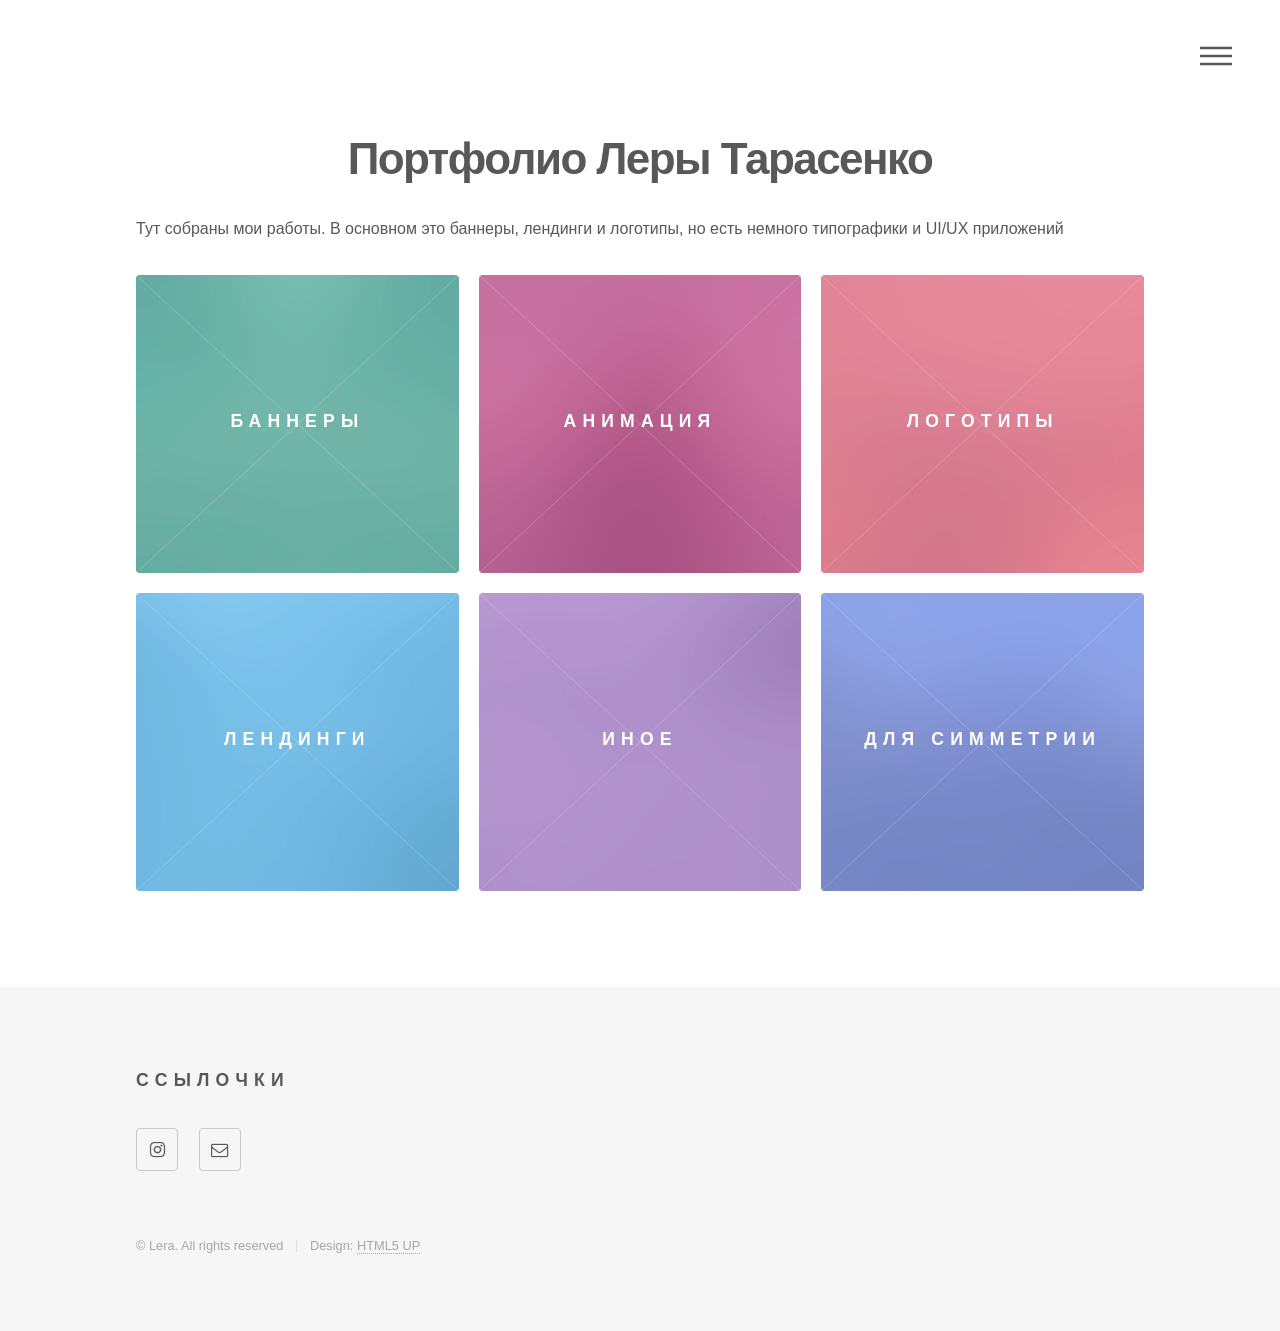
<file: index.html>
<!DOCTYPE HTML>
<!--
	Phantom by HTML5 UP
	html5up.net | @ajlkn
	Free for personal and commercial use under the CCA 3.0 license (html5up.net/license)
-->
<html>
	<head>
		<title>Портфолио Леры Тарасенко</title>
		<meta charset="utf-8" />
		<meta name="viewport" content="width=device-width, initial-scale=1" />
		<!--[if lte IE 8]><script src="assets/js/ie/html5shiv.js"></script><![endif]-->
		<link rel="stylesheet" href="assets/css/main.css" />
		<!--[if lte IE 9]><link rel="stylesheet" href="assets/css/ie9.css" /><![endif]-->
		<!--[if lte IE 8]><link rel="stylesheet" href="assets/css/ie8.css" /><![endif]-->
	</head>
	<body>
		<!-- Wrapper -->
			<div id="wrapper">

				<!-- Header -->
					<header id="header">
						<div class="inner">

							<!-- Nav -->
								<nav>
									<ul>
										<li><a href="#menu">Menu</a></li>
									</ul>
								</nav>

						</div>
					</header>

				<!-- Menu -->
					<nav id="menu">
						<h2>Меню</h2>
						<ul>
							<li><a href="banners.html">Баннеры</a></li>
							<li><a href="animations.html">Анимация</a></li>
							<li><a href="logos.html">Логотипы</a></li>
							<li><a href="landings.html">Лендинги</a></li>
							<li><a href="other.html">Иное</a></li>
						</ul>
					</nav>

				<!-- Main -->
					<div id="main">
						<div class="inner">
							<header>
								<h1>Портфолио Леры Тарасенко</h1>
								<p>Тут собраны мои работы. В основном это баннеры, лендинги и логотипы, но есть немного типографики и UI/UX приложений</p>
							</header>
							<section class="tiles">

								<article class="style3">
									<span class="image">
										<img src="images/pic03.jpg" alt="" />
									</span>
									<a href="banners.html">
										<h2>Баннеры</h2>
										<div class="content">
											<p>...</p>
										</div>
									</a>
								</article>
								<article class="style4">
									<span class="image">
										<img src="images/pic04.jpg" alt="" />
									</span>
									<a href="animations.html">
										<h2>Анимация</h2>
										<div class="content">
											<p>...</p>
										</div>
									</a>
								</article>
								<article class="style1">
									<span class="image">
										<img src="images/pic01.jpg" alt="" />
									</span>
									<a href="logos.html">
										<h2>Логотипы</h2>
										<div class="content">
											<p>...</p>
										</div>
									</a>
								</article>
								<article class="style2">
									<span class="image">
										<img src="images/pic02.jpg" alt="" />
									</span>
									<a href="landings.html">
										<h2>Лендинги</h2>
										<div class="content">
											<p>...</p>
										</div>
									</a>
								</article>
								<article class="style5">
									<span class="image">
										<img src="images/pic05.jpg" alt="" />
									</span>
									<a href="other.html">
										<h2>Иное</h2>
										<div class="content">
											<p>...</p>
										</div>
									</a>
								</article>
								<article class="style6">
									<span class="image">
										<img src="images/pic06.jpg" alt="" />
									</span>
									<a >
										<h2>Для симметрии</h2>
										<div class="content">
											<p>Этот блок добавлен просто для симметрии :)</p>
										</div>
									</a>
								</article>
								 
							</section>
						</div>
					</div>

				<!-- Footer -->
					<footer id="footer">
						<div class="inner">
<!--
							<section>
								<h2>Get in touch</h2>
								<form method="post" action="#">
									<div class="field half first">
										<input type="text" name="name" id="name" placeholder="Name" />
									</div>
									<div class="field half">
										<input type="email" name="email" id="email" placeholder="Email" />
									</div>
									<div class="field">
										<textarea name="message" id="message" placeholder="Message"></textarea>
									</div>
									<ul class="actions">
										<li><input type="submit" value="Send" class="special" /></li>
									</ul>
								</form>
							</section>
-->
							<section>
								<h2>Ссылочки</h2>
								<ul class="icons">

<!--
									<li><a href="#" class="icon style2 fa-twitter"><span class="label">Twitter</span></a></li>
									<li><a href="#" class="icon style2 fa-facebook"><span class="label">Facebook</span></a></li>
-->

									<li><a href="https://www.instagram.com/valeravolodevna/" class="icon style2 fa-instagram" target="_blank"><span class="label">Instagram</span></a></li>
<!--

									<li><a href="#" class="icon style2 fa-dribbble"><span class="label">Dribbble</span></a></li>
									<li><a href="#" class="icon style2 fa-github"><span class="label">GitHub</span></a></li>
									<li><a href="#" class="icon style2 fa-500px"><span class="label">500px</span></a></li>
									<li><a href="#" class="icon style2 fa-phone"><span class="label">Phone</span></a></li>
-->
									<li><a href="mailto:valeravolodevna@gmail.com" class="icon style2 fa-envelope-o"><span class="label">Email</span></a></li>
								</ul>
							</section>
							<ul class="copyright">
								<li>&copy; Lera. All rights reserved</li><li>Design: <a href="http://html5up.net">HTML5 UP</a></li>
							</ul>
						</div>
					</footer>

			</div>

		<!-- Scripts -->
			<script src="assets/js/jquery.min.js"></script>
			<script src="assets/js/skel.min.js"></script>
			<script src="assets/js/util.js"></script>
			<!--[if lte IE 8]><script src="assets/js/ie/respond.min.js"></script><![endif]-->
			<script src="assets/js/main.js"></script>

	</body>
</html>
</file>
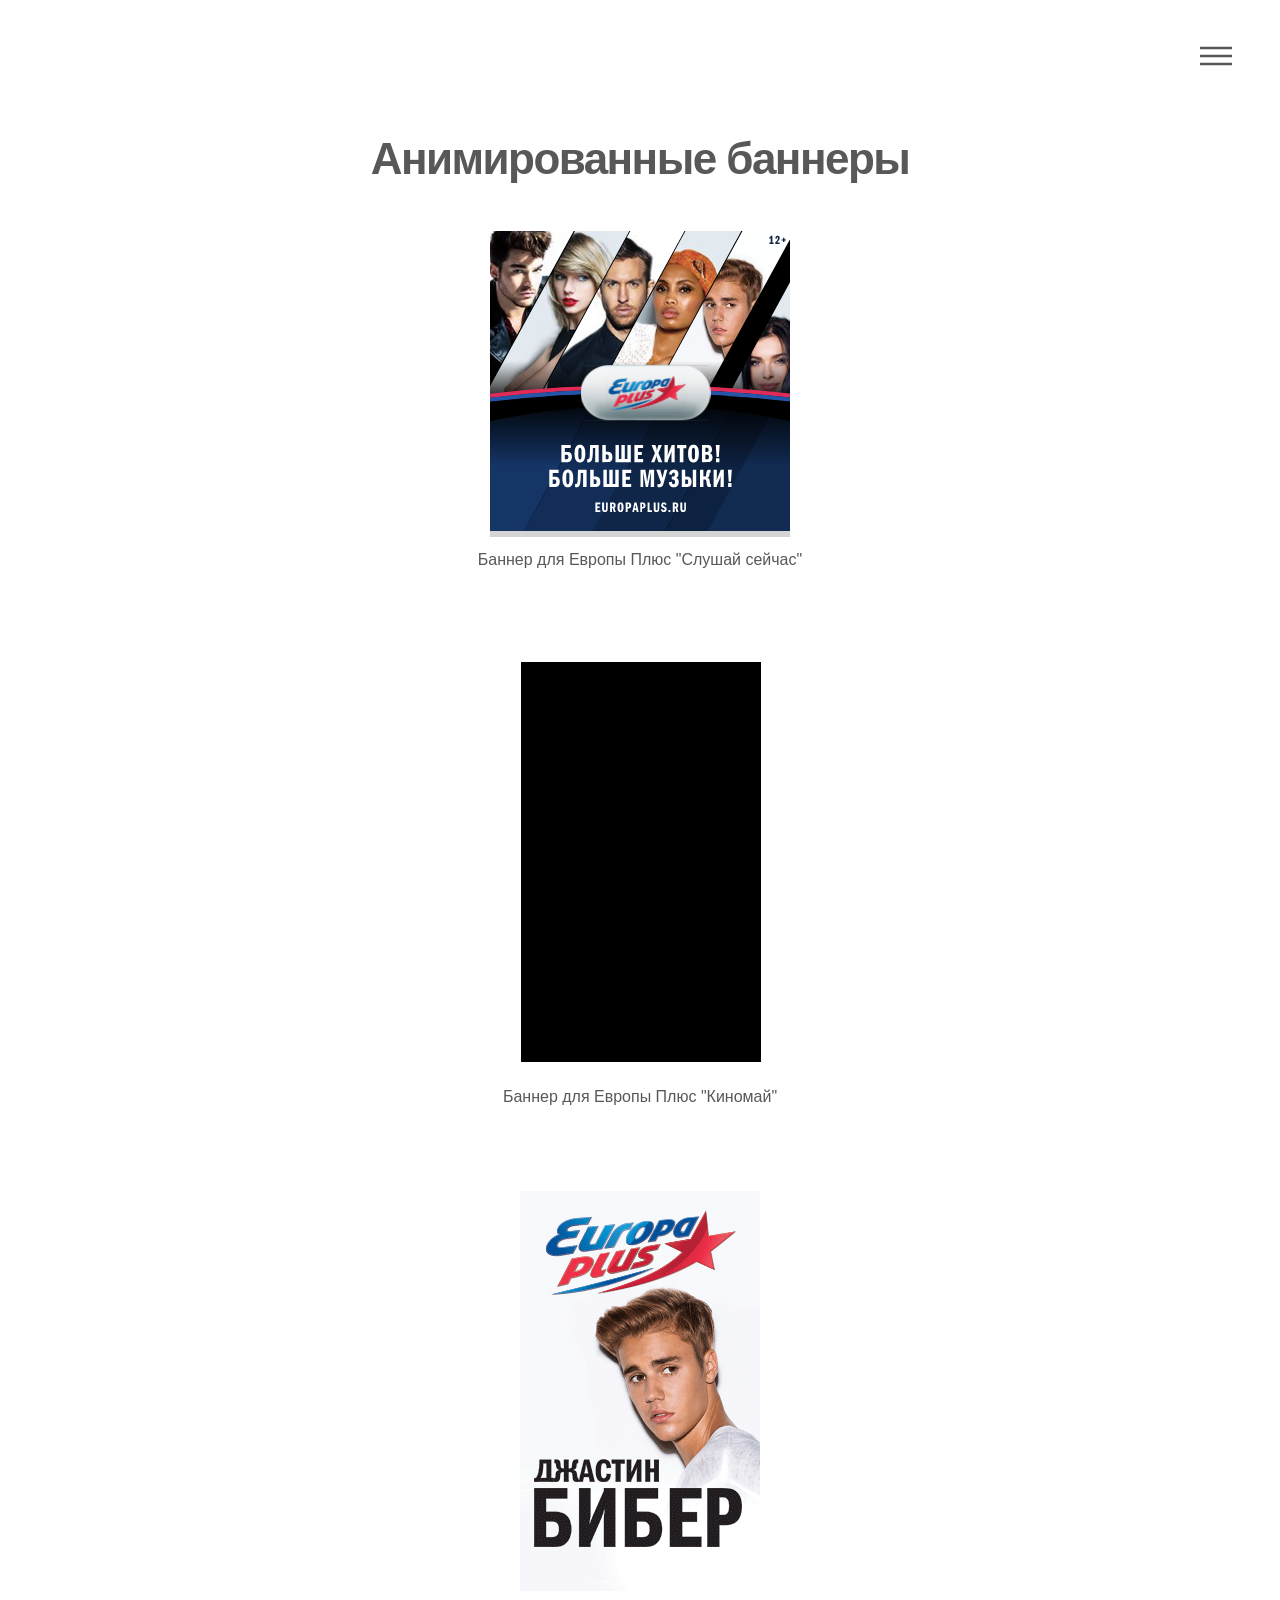
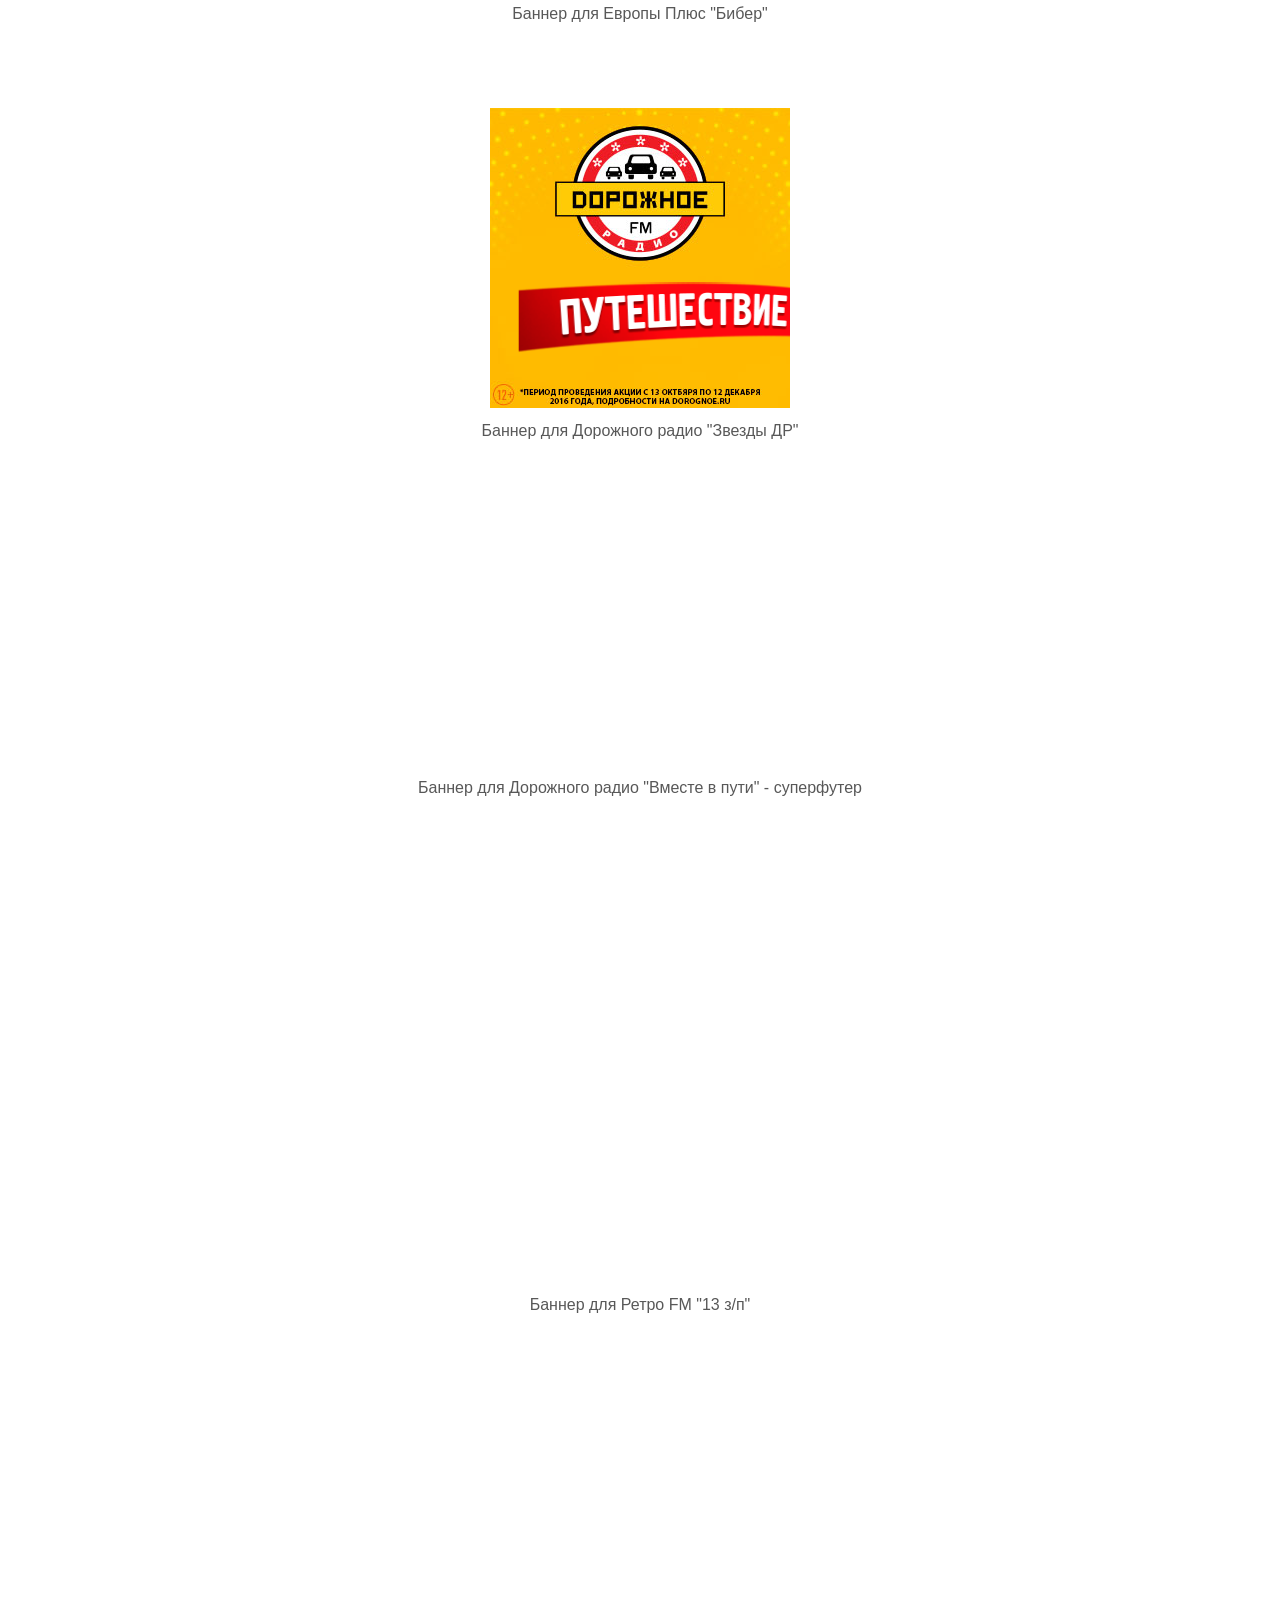
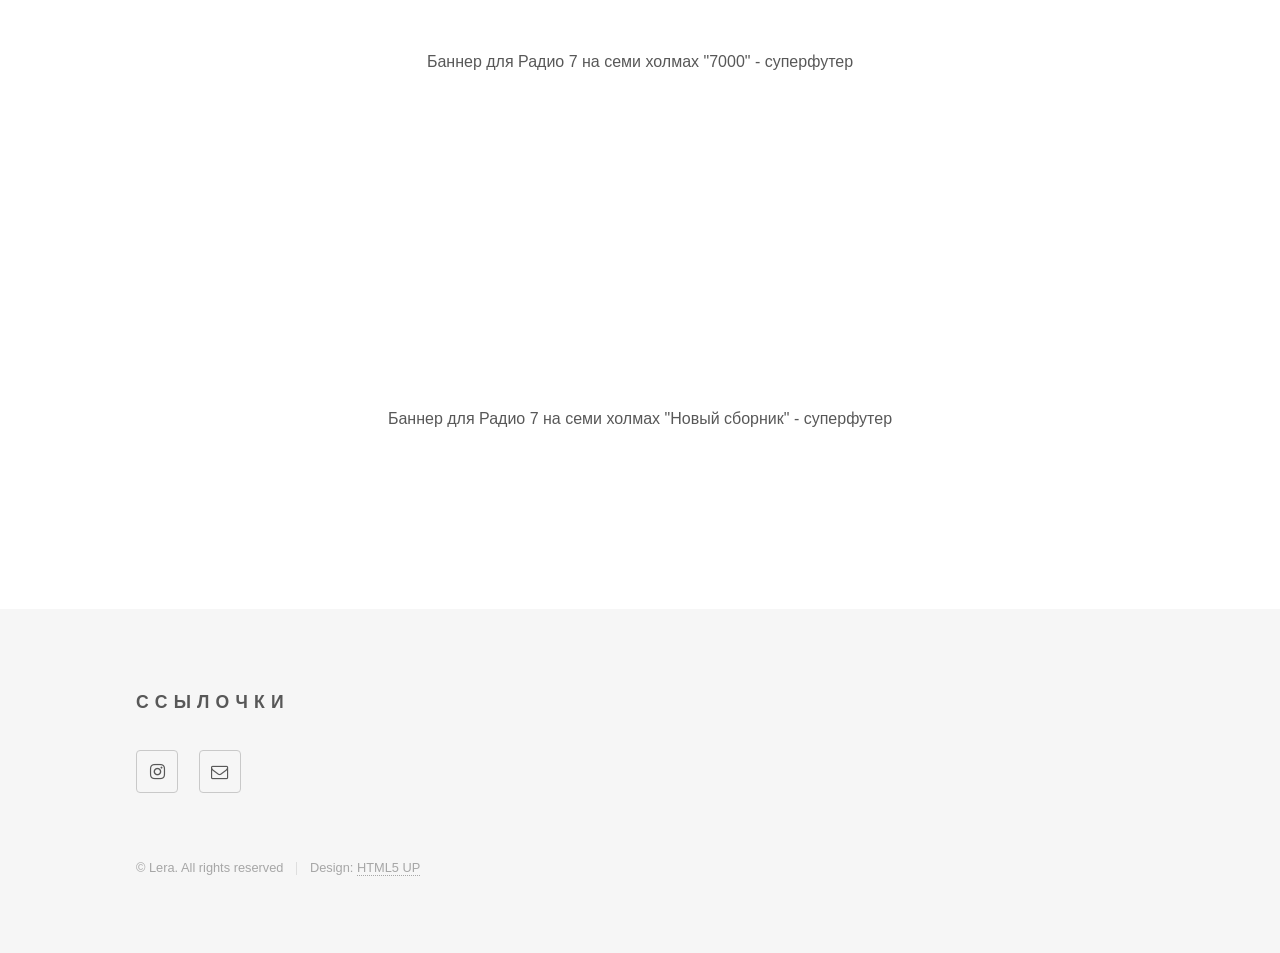
<file: animations.html>
<!DOCTYPE HTML>
<!--
	Phantom by HTML5 UP
	html5up.net | @ajlkn
	Free for personal and commercial use under the CCA 3.0 license (html5up.net/license)
-->
<html>
	<head>
		<title>Анимированные баннеры</title>
		<meta charset="utf-8" />
		<meta name="viewport" content="width=device-width, initial-scale=1" />
		<!--[if lte IE 8]><script src="assets/js/ie/html5shiv.js"></script><![endif]-->
		<link rel="stylesheet" href="assets/css/main.css" />
		<!--[if lte IE 9]><link rel="stylesheet" href="assets/css/ie9.css" /><![endif]-->
		<!--[if lte IE 8]><link rel="stylesheet" href="assets/css/ie8.css" /><![endif]-->
	</head>
	<body>
		<!-- Wrapper -->
			<div id="wrapper">

				<!-- Header -->
					<header id="header">
						<div class="inner">
							<!-- Nav -->
								<nav>
									<ul>
										<li><a href="#menu">Menu</a></li>
									</ul>
								</nav>

						</div>
					</header>

				<!-- Menu -->
					<nav id="menu">
						<h2>Меню</h2>
						<ul>
							<li><a href="index.html">Главная</a></li>
							<li><a href="banners.html">Баннеры</a></li>
							<li><a href="animations.html">Анимация</a></li>
							<li><a href="logos.html">Логотипы</a></li>
							<li><a href="landings.html">Лендинги</a></li>
							<li><a href="other.html">Иное</a></li>
						</ul>
					</nav>

				<!-- Main -->
					<div id="main">
						<div class="inner">
						    <h1>Анимированные баннеры</h1>
                           
                            <article class="style_center">
                                <center>
                                    <iframe src="banners/EP_IMG_300x300/mail_300_300.html" width="300" height="306"></iframe>
                                </center>   
                                <p>Баннер для Европы Плюс "Слушай сейчас"</p>
							</article> 
                           
                            <article class="style_center">
                                <center>
                                    <iframe src="banners/EP_Artur_240x400/index.html" width="254" height="420"></iframe>
                                </center>   
                                <p>Баннер для Европы Плюс "Киномай"</p>
							</article>
                                         
                            <article class="style_center">
                                <center>
                                    <img src="banners/Biaber_240-400.gif">
                                </center>   
                                <p>Баннер для Европы Плюс "Бибер"</p>
							</article>
                           
                            <article class="style_center">
                                <center>
                                    <iframe src="banners/DR_300x300/300x300.html" width="300" height="300"></iframe>
                                </center>   
                                <p>Баннер для Дорожного радио "Звезды ДР"</p>
							</article>
                            
                            <article class="style_center">
                                <center>
                                     <iframe src="banners/DR_Superfooter_1/index.html" width="100%" height="240"></iframe>
                                </center>   
                                <p>Баннер для Дорожного радио "Вместе в пути" - суперфутер</p>
							</article>

                            <article class="style_center">
                                <center>
                                    <iframe src="banners/13ZP_240x400/13ZP_new.html" width="240" height="400"></iframe>
                                </center>   
                                <p>Баннер для Ретро FM "13 з/п"</p>
							</article>

                           
<!--
                            <article class="style_center">
                                <center>
                                    <iframe src="banners/R7_NewYear_300x600/300x600.html" width="300" height="600"></iframe>
                                </center>
                                <p>Баннер для Радио 7 на семи холмах "7000"</p>
							</article> 
-->
                           
                            <article class="style_center">
                                <center>
                                    <iframe src="banners/R7_NewYear_Superfooter/index.html" width="100%" height="240"></iframe>

                                </center>   
                                <p>Баннер для Радио 7 на семи холмах "7000" - суперфутер</p>
							</article> 
                           
                            <article class="style_center">
                                <center>
                                    <iframe src="banners/R7_Superfooter/index.html" width="100%" height="240"></iframe>
                                </center>   
                                <p>Баннер для Радио 7 на семи холмах "Новый сборник" - суперфутер</p>
							</article> 

<!--
                            <iframe src="banners/EP_Pirates_240x400/index.html" width="240" height="400"></iframe>
                            <iframe src="banners/EP_WonderWoman_40x400/index.html" width="40" height="400"></iframe>
-->
						</div>
					</div>

				<!-- Footer -->
					<footer id="footer">
						<div class="inner">
							<section>
								<h2>Ссылочки</h2>
								<ul class="icons">

<!--
									<li><a href="#" class="icon style2 fa-twitter"><span class="label">Twitter</span></a></li>
									<li><a href="#" class="icon style2 fa-facebook"><span class="label">Facebook</span></a></li>
-->

									<li><a href="https://www.instagram.com/valeravolodevna/" class="icon style2 fa-instagram" target="_blank"><span class="label">Instagram</span></a></li>
<!--

									<li><a href="#" class="icon style2 fa-dribbble"><span class="label">Dribbble</span></a></li>
									<li><a href="#" class="icon style2 fa-github"><span class="label">GitHub</span></a></li>
									<li><a href="#" class="icon style2 fa-500px"><span class="label">500px</span></a></li>
									<li><a href="#" class="icon style2 fa-phone"><span class="label">Phone</span></a></li>
-->
									<li><a href="mailto:valeravolodevna@gmail.com" class="icon style2 fa-envelope-o"><span class="label">Email</span></a></li>
								</ul>
							</section>
							<ul class="copyright">
								<li>&copy; Lera. All rights reserved</li><li>Design: <a href="http://html5up.net">HTML5 UP</a></li>
							</ul>
						</div>
					</footer>

			</div>

		<!-- Scripts -->
			<script src="assets/js/jquery.min.js"></script>
			<script src="assets/js/skel.min.js"></script>
			<script src="assets/js/util.js"></script>
			<!--[if lte IE 8]><script src="assets/js/ie/respond.min.js"></script><![endif]-->
			<script src="assets/js/main.js"></script>

	</body>
</html>
</file>
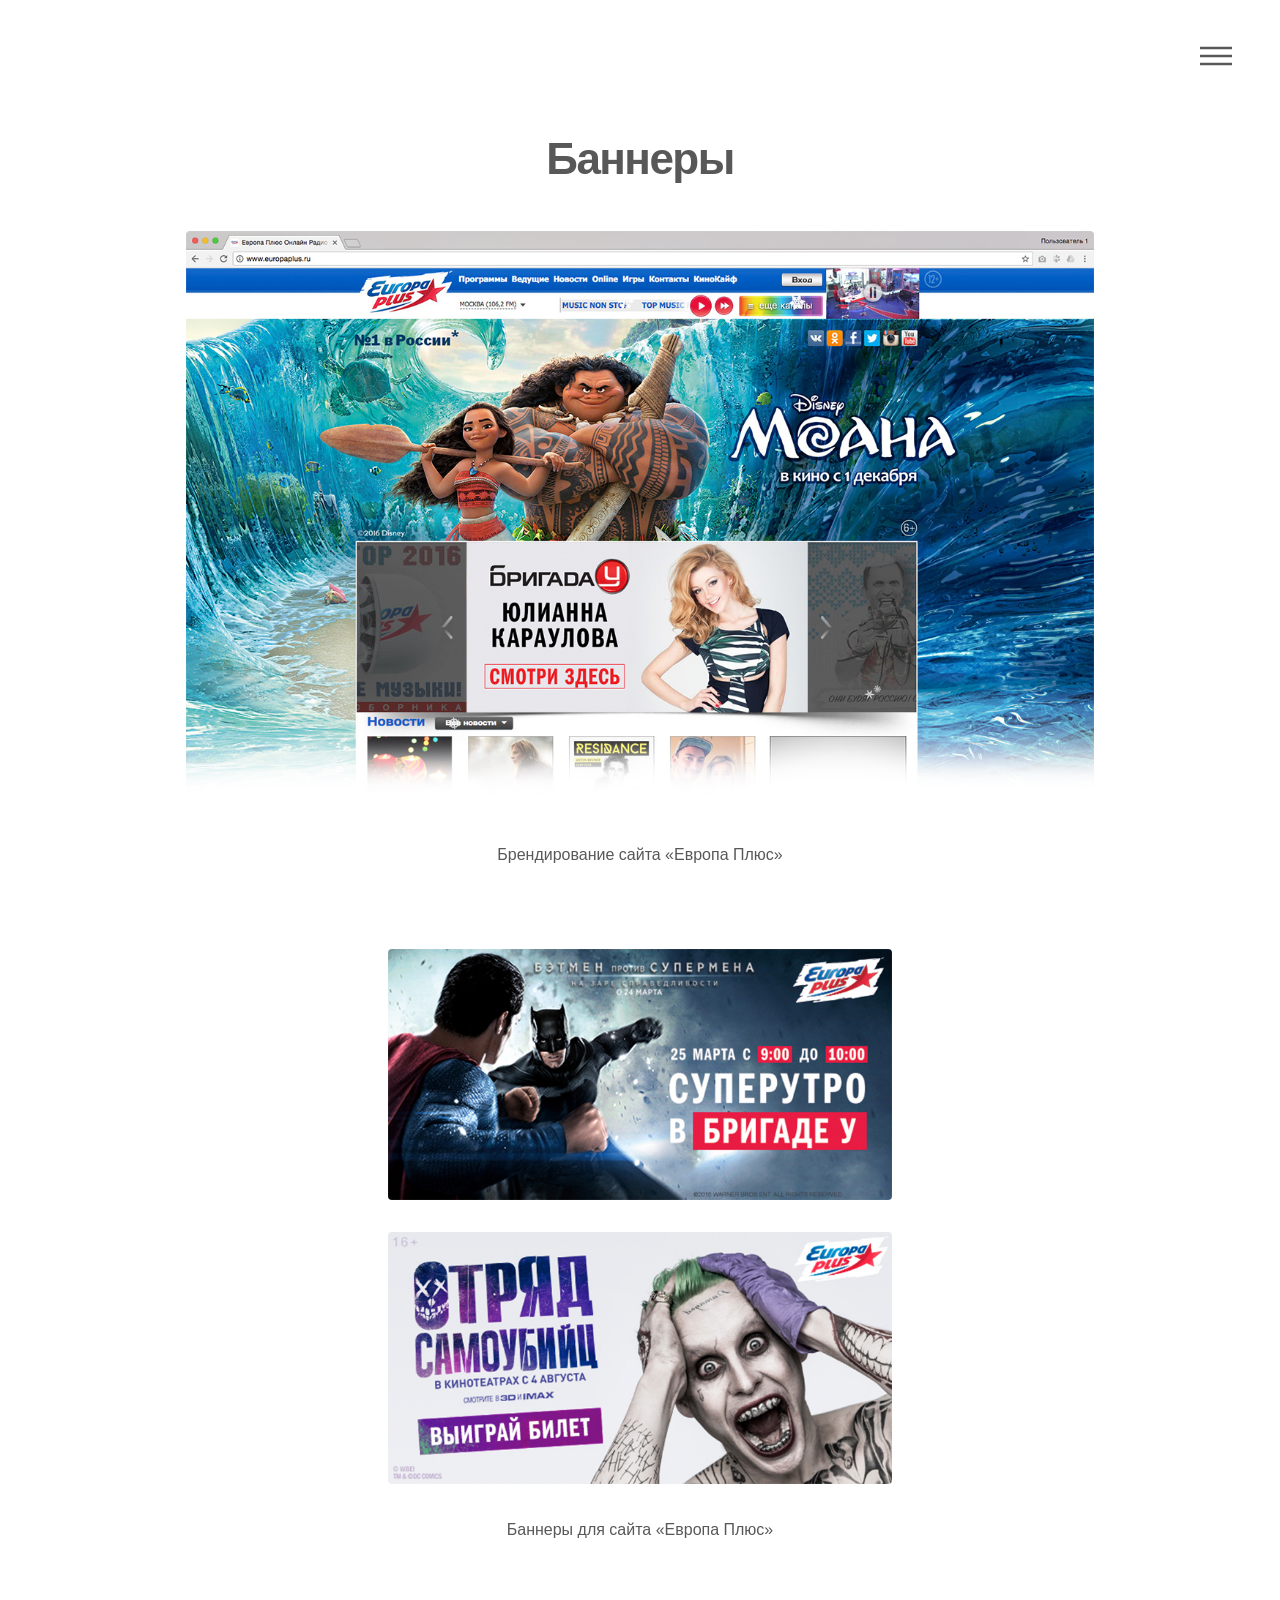
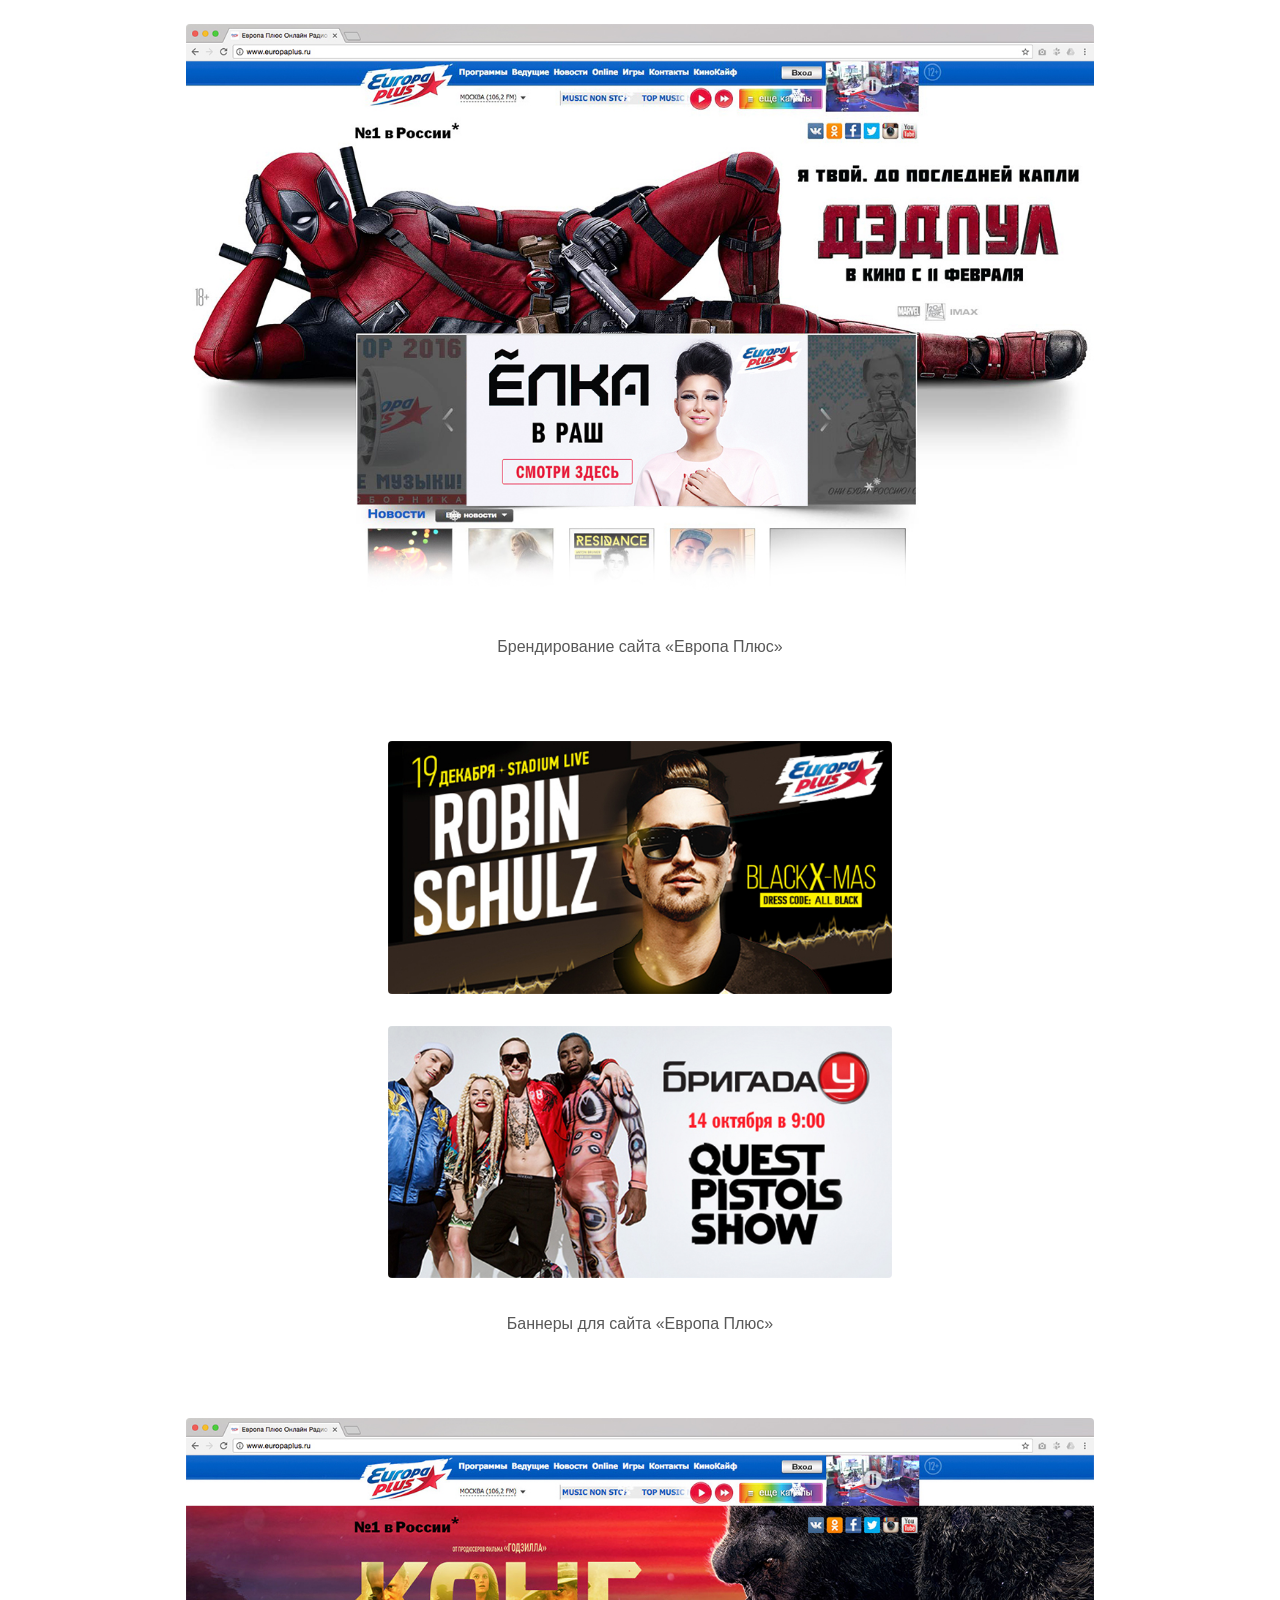
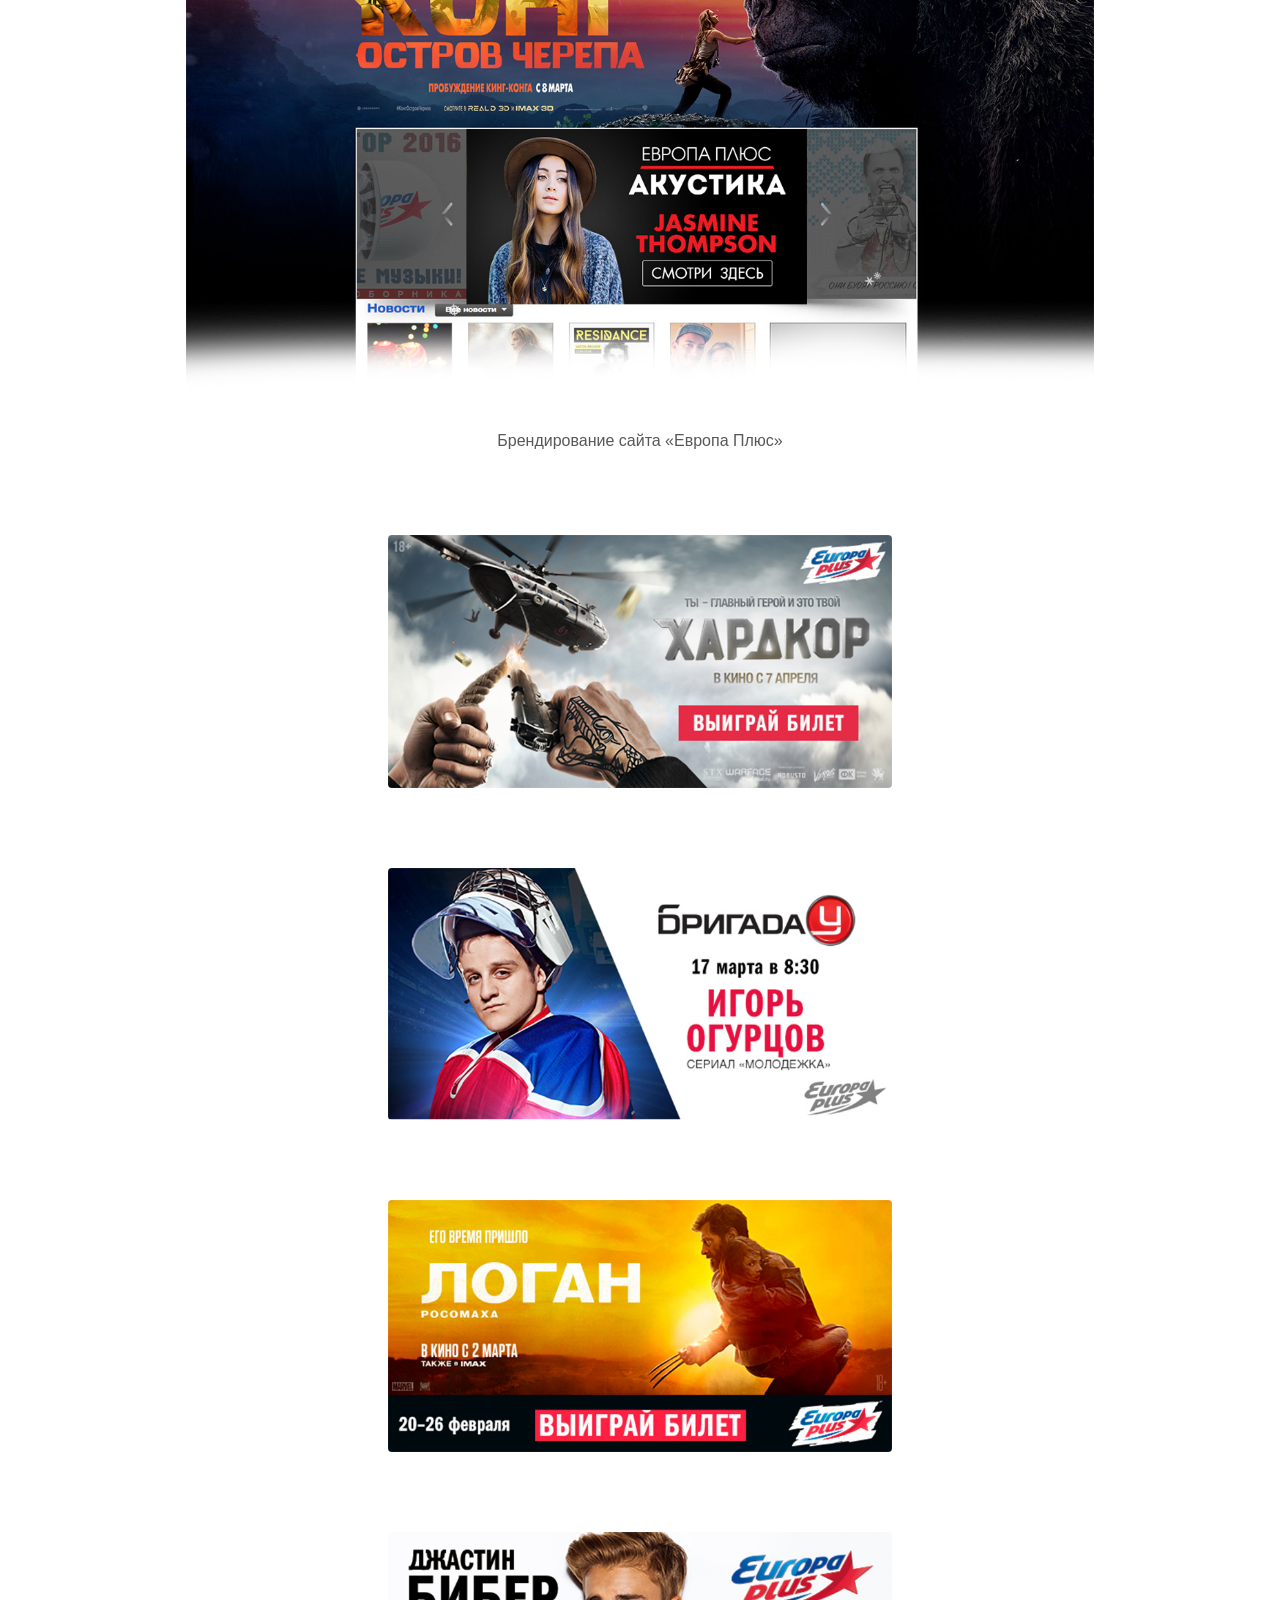
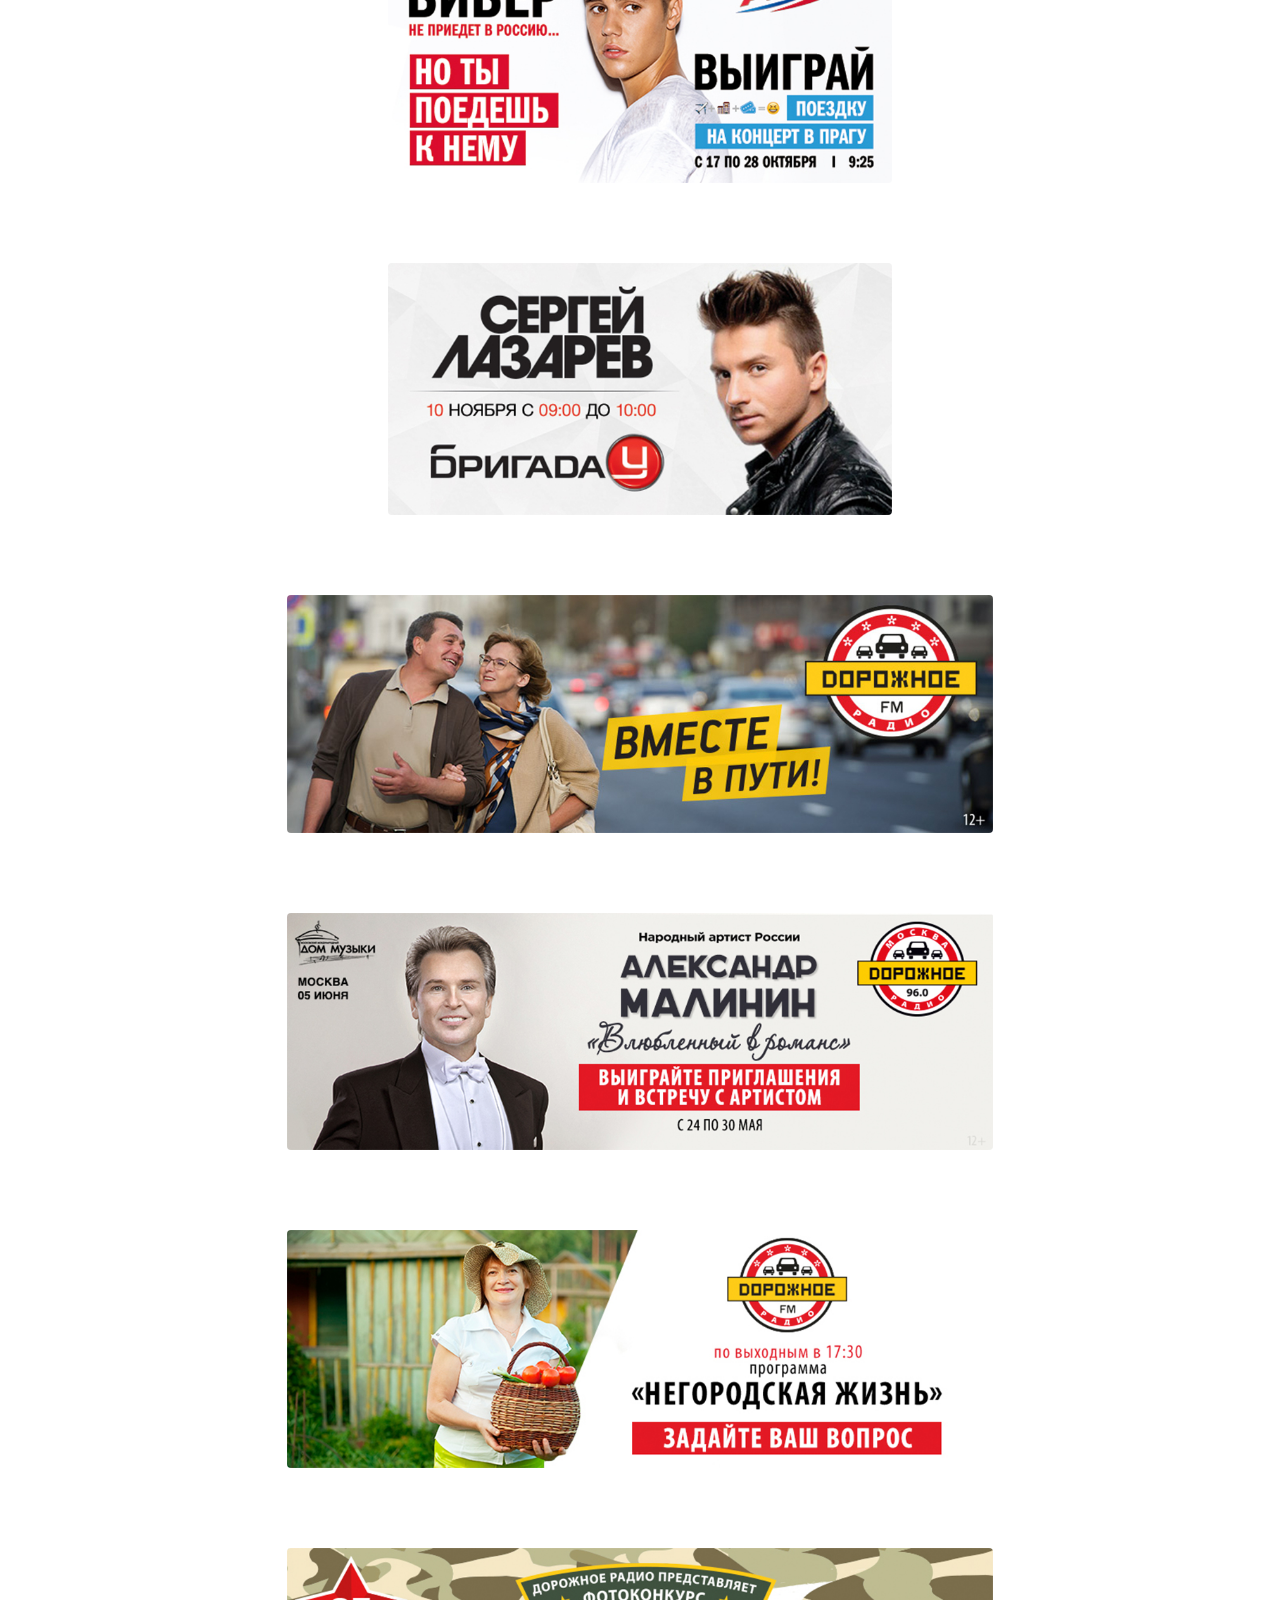
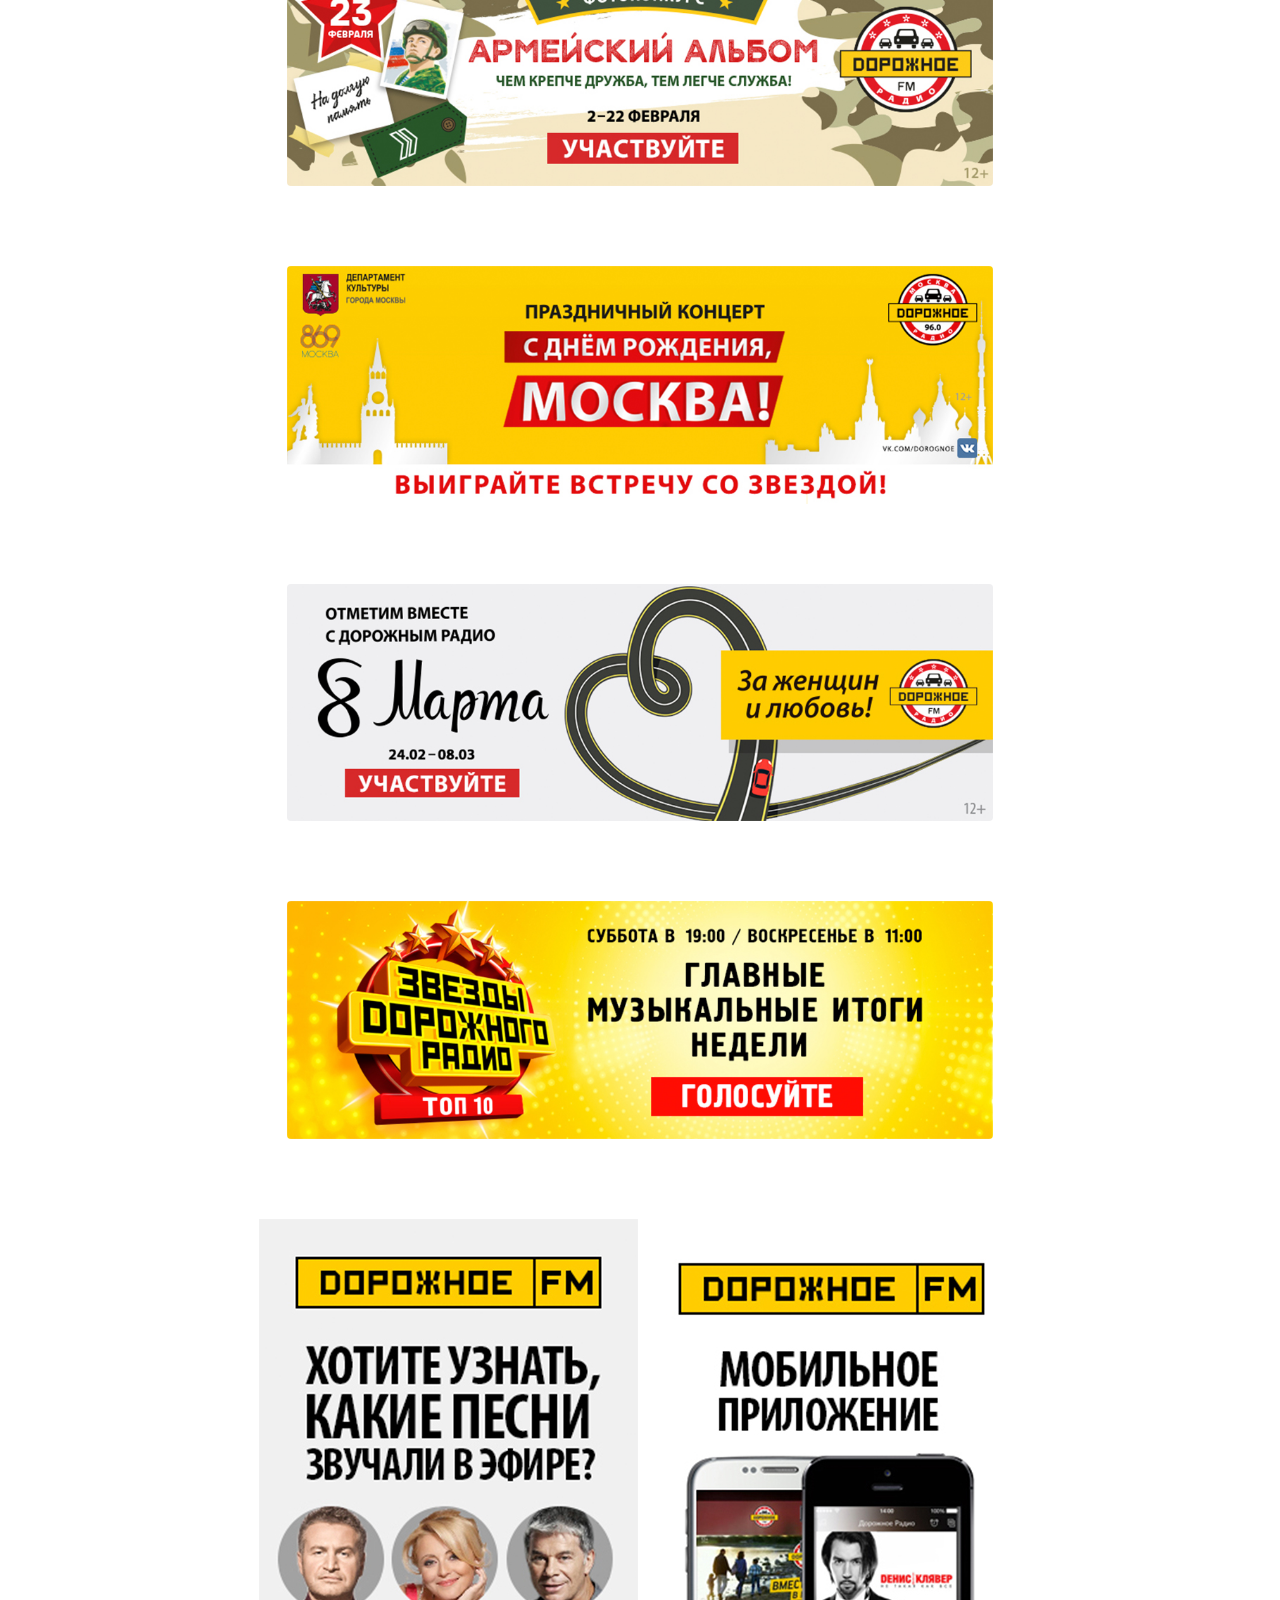
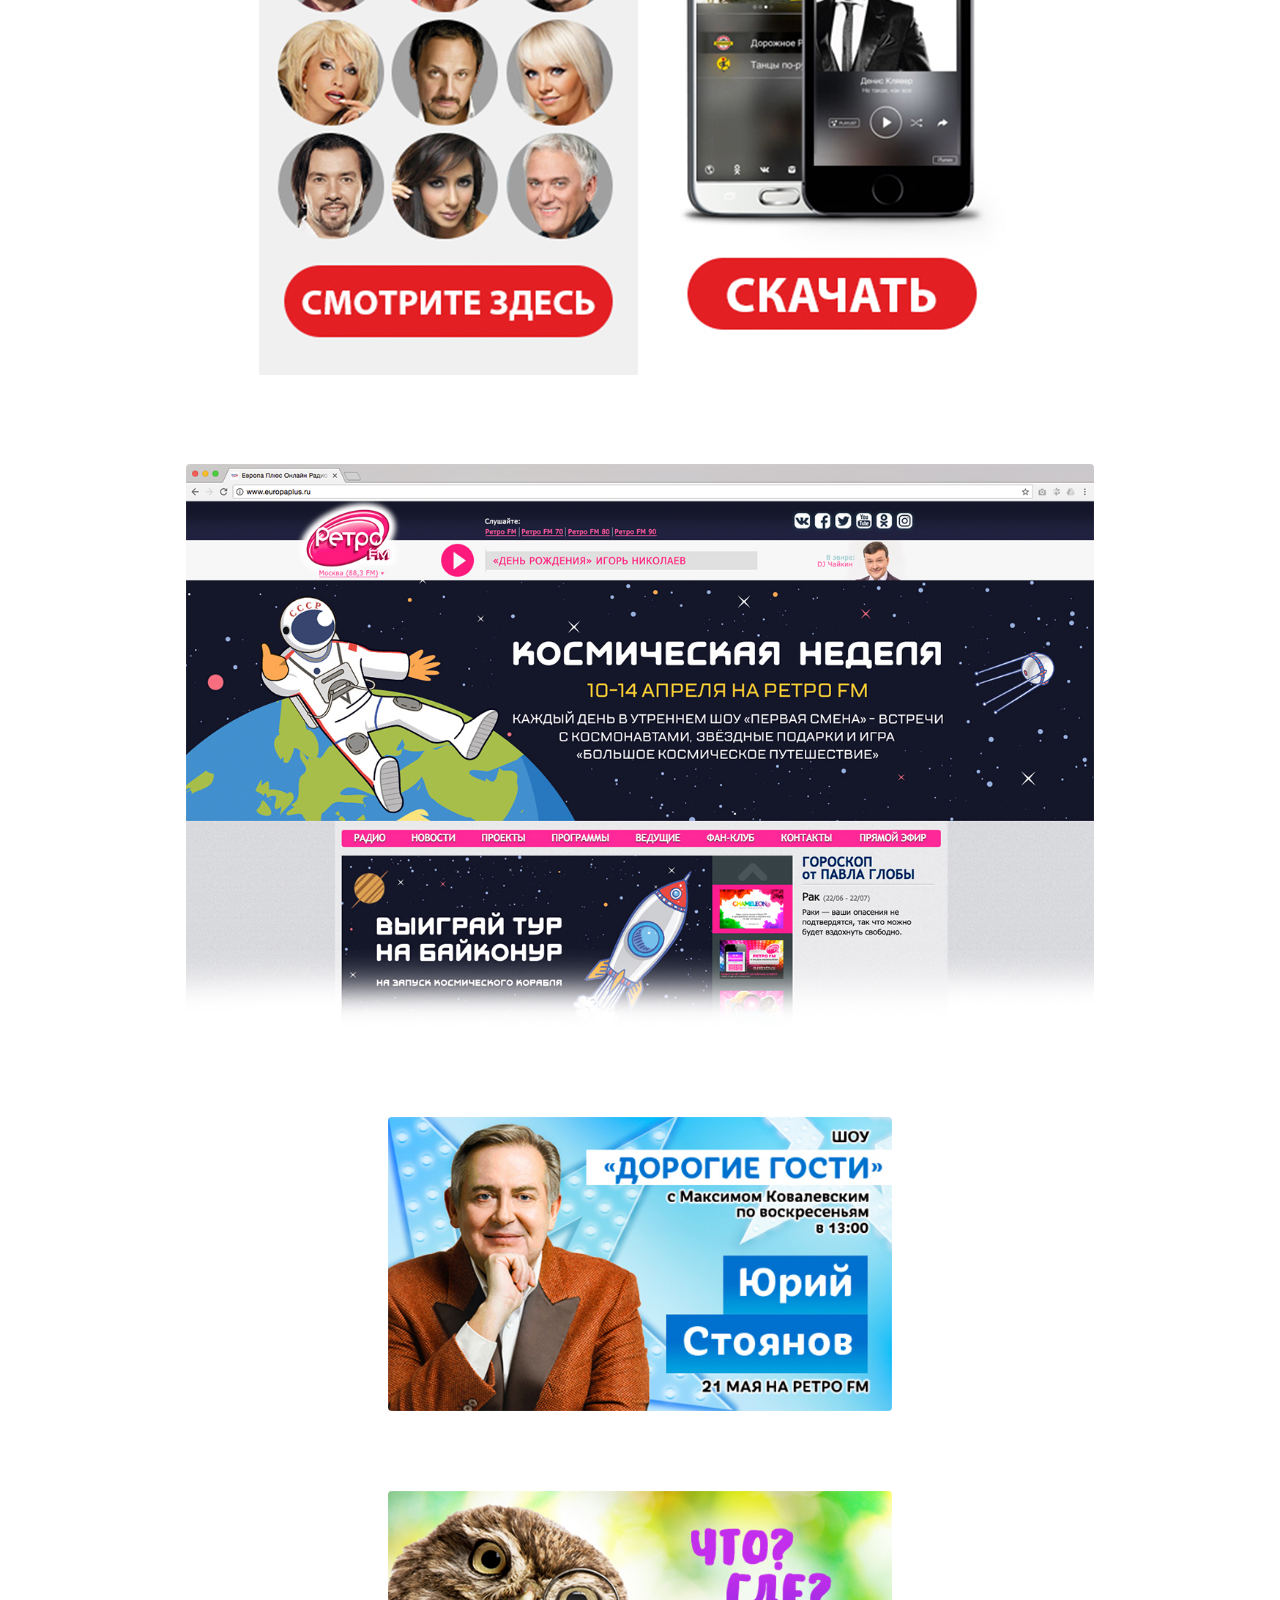
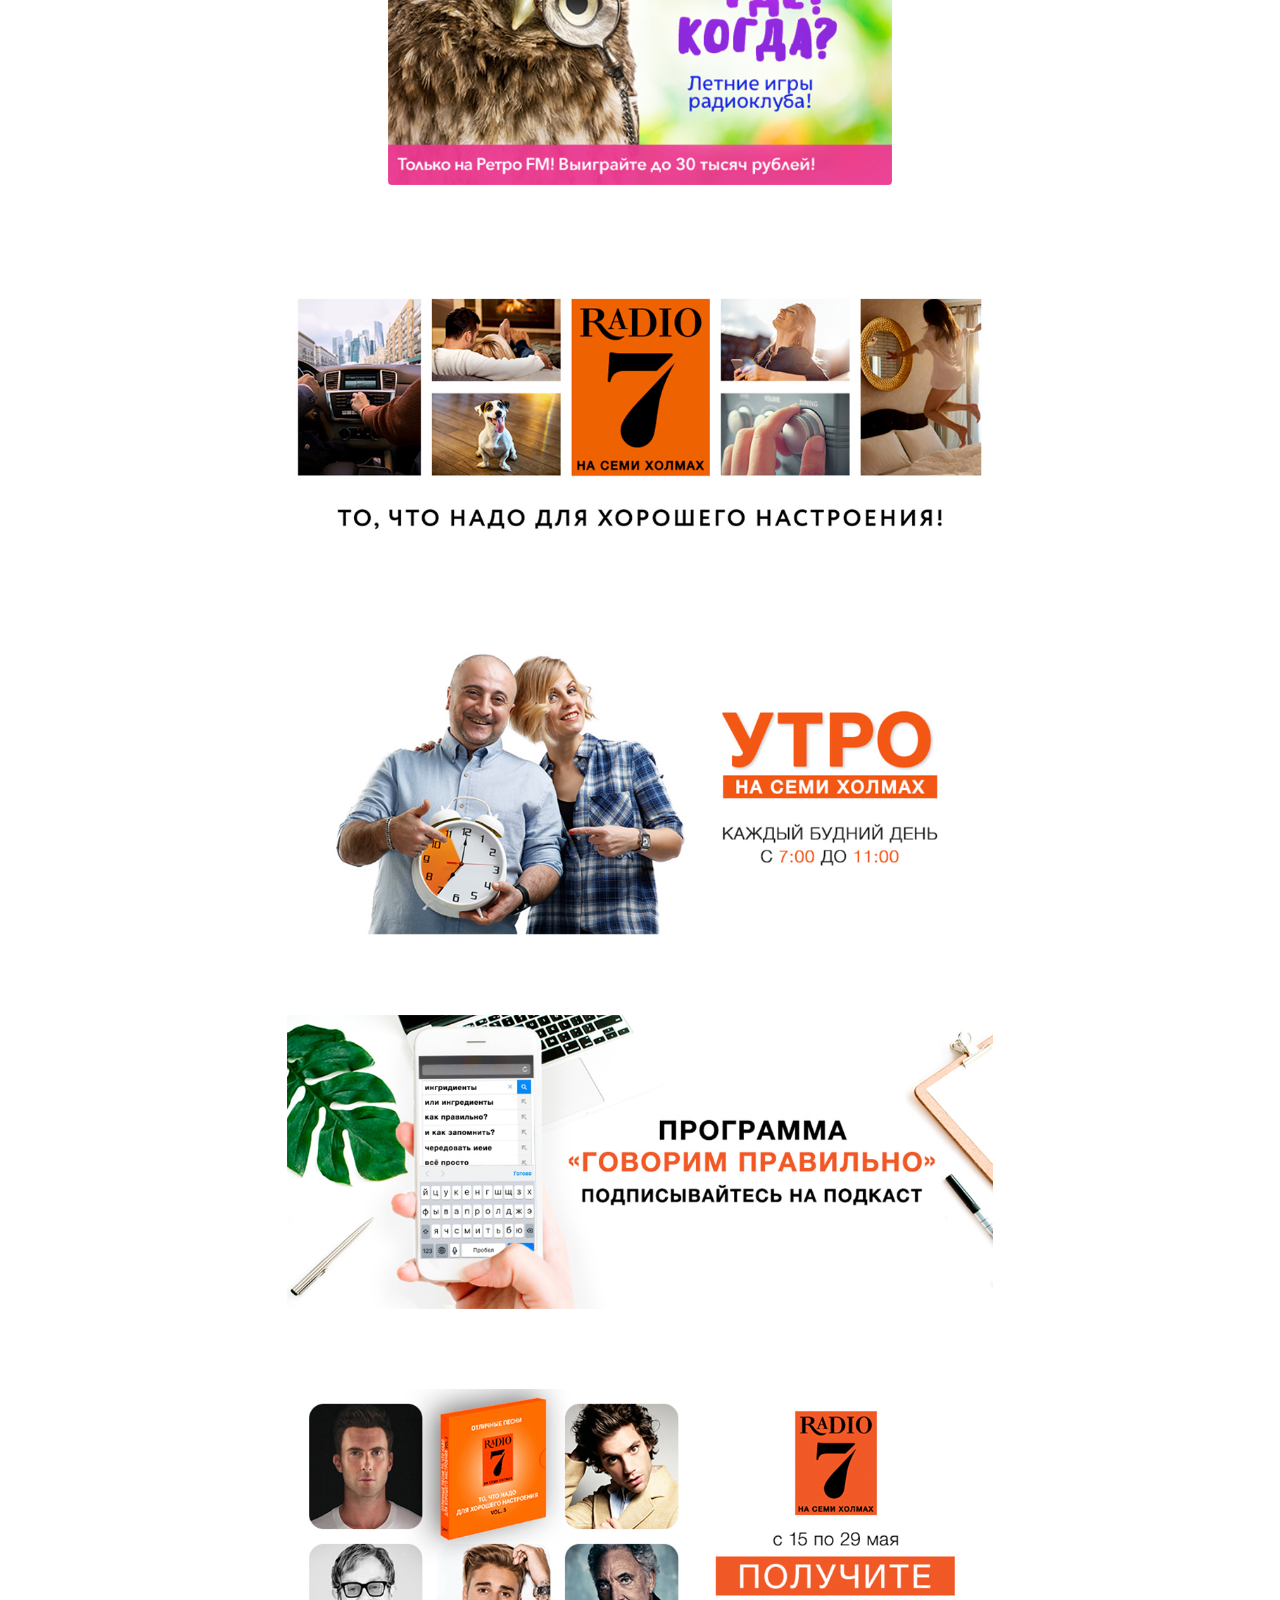
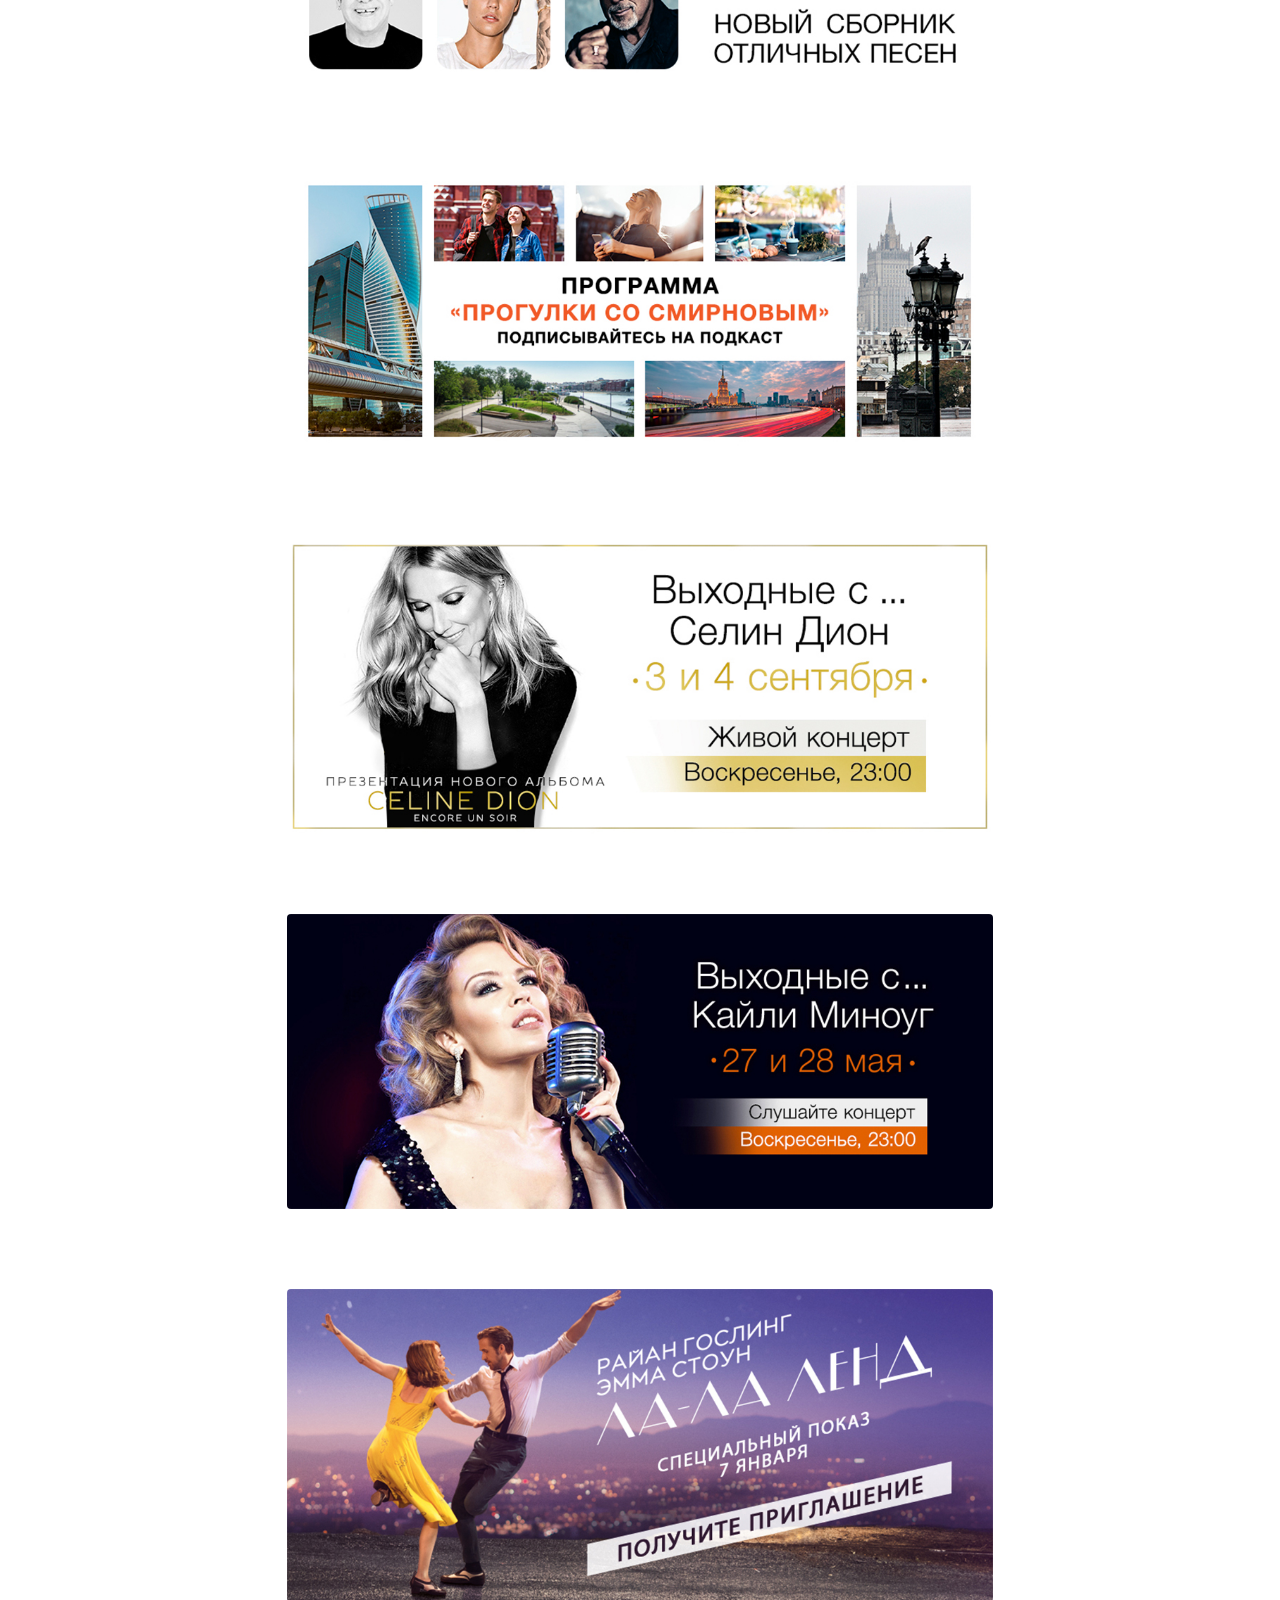
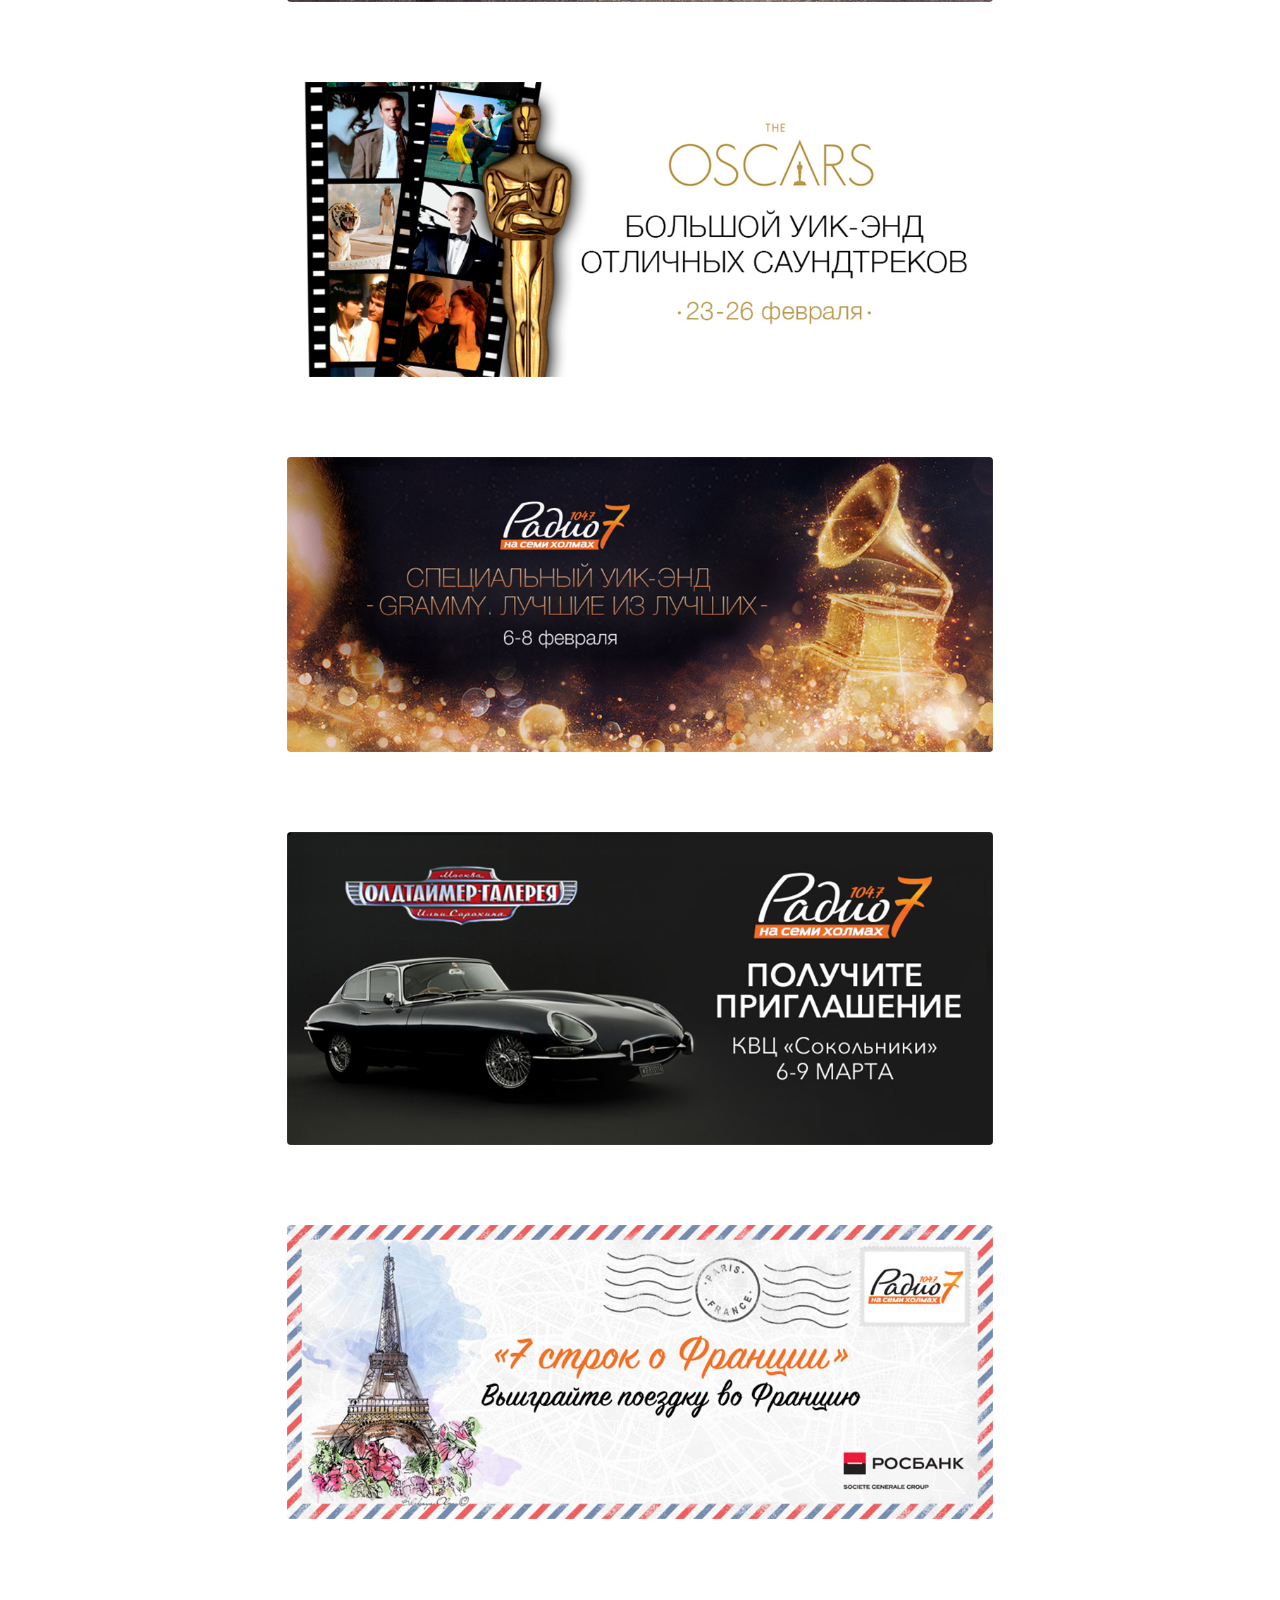
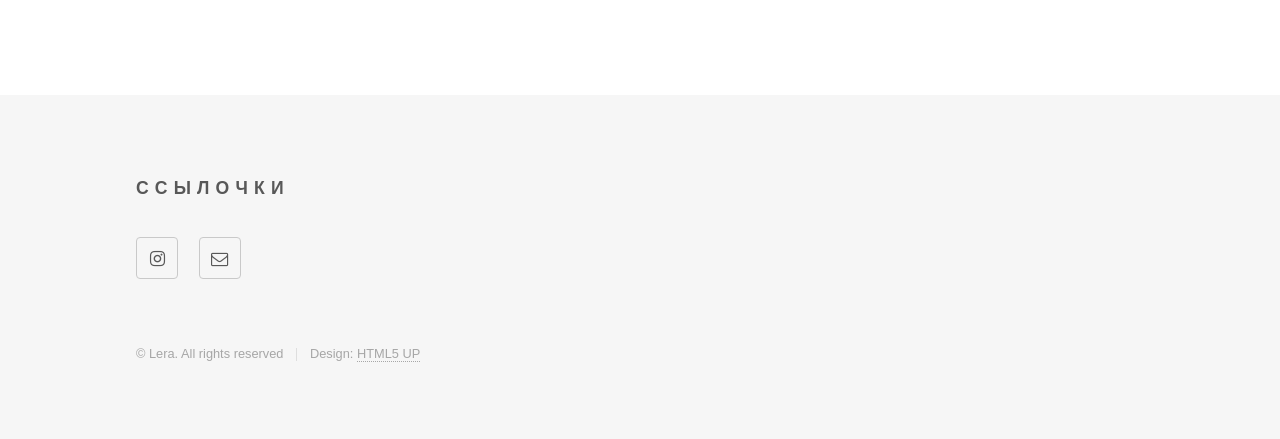
<file: banners.html>
<!DOCTYPE HTML>
<!--
	Phantom by HTML5 UP
	html5up.net | @ajlkn
	Free for personal and commercial use under the CCA 3.0 license (html5up.net/license)
-->
<html>
	<head>
		<title>Баннеры</title>
		<meta charset="utf-8" />
		<meta name="viewport" content="width=device-width, initial-scale=1" />
		<!--[if lte IE 8]><script src="assets/js/ie/html5shiv.js"></script><![endif]-->
		<link rel="stylesheet" href="assets/css/main.css" />
		<!--[if lte IE 9]><link rel="stylesheet" href="assets/css/ie9.css" /><![endif]-->
		<!--[if lte IE 8]><link rel="stylesheet" href="assets/css/ie8.css" /><![endif]-->
	</head>
	<body>
		<!-- Wrapper -->
			<div id="wrapper">

				<!-- Header -->
					<header id="header">
						<div class="inner">
							<!-- Nav -->
								<nav>
									<ul>
										<li><a href="#menu">Menu</a></li>
									</ul>
								</nav>

						</div>
					</header>

				<!-- Menu -->
					<nav id="menu">
						<h2>Меню</h2>
						<ul>
							<li><a href="index.html">Главная</a></li>
							<li><a href="banners.html">Баннеры</a></li>
							<li><a href="animations.html">Анимация</a></li>
							<li><a href="logos.html">Логотипы</a></li>
							<li><a href="landings.html">Лендинги</a></li>
							<li><a href="other.html">Иное</a></li>
						</ul>
					</nav>

				<!-- Main -->
					<div id="main">
						<div class="inner">
						    <h1>Баннеры</h1>
							
                                <article class="style_center">
                                    <span class="image fit">
                                        <img src="banners/banner_000.jpg" alt="" style="max-width: 90%;"/>
                                    </span>    
                                    <p>Брендирование сайта «Европа Плюс»</p>
                                </article>
                                <article class="style_center">
                                    <span class="image fit">
                                        <img src="banners/banner_001.jpg" alt="" />
                                    </span>
                                     <span class="image fit">
                                        <img src="banners/banner_002.jpg" alt="" />
                                    </span>
                                     <p>Баннеры для сайта «Европа Плюс»</p>
                                </article> 
                                <article class="style_center">
                                    <span class="image fit">
                                        <img src="banners/banner_003.jpg" alt="" style="max-width: 90%;"/>
                                    </span>    
                                    <p>Брендирование сайта «Европа Плюс»</p>
                                </article>
                                <article class="style_center">
                                    <span class="image fit">
                                        <img src="banners/banner_004.jpg" alt="" />
                                    </span>
                                    <span class="image fit">
                                        <img src="banners/banner_005.jpg" alt="" />
                                    </span>  
                                    <p>Баннеры для сайта «Европа Плюс»</p>
                                </article>
                                <article class="style_center">
                                    <span class="image fit">
                                        <img src="banners/banner_006.jpg" alt="" style="max-width: 90%;"/>
                                    </span>    
                                    <p>Брендирование сайта «Европа Плюс»</p>
                                </article>
                                <article class="style_center">
                                    <span class="image fit">
                                        <img src="banners/banner_007.jpg" alt="" />
                                    </span>    
                                    <p></p>
                                </article>
                                <article class="style_center">
                                    <span class="image fit">
                                        <img src="banners/banner_008.jpg" alt="" />
                                    </span>    
                                    <p></p>
                                </article>
                                <article class="style_center">
                                    <span class="image fit">
                                        <img src="banners/banner_009.jpg" alt="" />
                                    </span>    
                                    <p></p>
                                </article>
                                <article class="style_center">
                                    <span class="image fit">
                                        <img src="banners/banner_010.jpg" alt="" />
                                    </span>    
                                    <p></p>
                                </article>
                                <article class="style_center">
                                    <span class="image fit">
                                        <img src="banners/banner_011.jpg" alt="" />
                                    </span>    
                                    <p></p>
                                </article>
                                <article class="style_center">
                                    <span class="image fit">
                                        <img src="banners/banner_012.jpg" alt="" style="max-width: 70%;"/>
                                    </span>    
                                    <p></p>
                                </article>
                                <article class="style_center">
                                    <span class="image fit">
                                        <img src="banners/banner_013.jpg" alt="" style="max-width: 70%;" />
                                    </span>    
                                    <p></p>
                                </article>
                                <article class="style_center">
                                    <span class="image fit">
                                        <img src="banners/banner_014.jpg" alt="" style="max-width: 70%;"/>
                                    </span>    
                                    <p></p>
                                </article>
                                <article class="style_center">
                                    <span class="image fit">
                                        <img src="banners/banner_015.jpg" alt="" style="max-width: 70%;"/>
                                    </span>    
                                    <p></p>
                                </article>
                                <article class="style_center">
                                    <span class="image fit">
                                        <img src="banners/banner_016.jpg" alt="" style="max-width: 70%;"/>
                                    </span>    
                                    <p></p>
                                </article>
                                <article class="style_center">
                                    <span class="image fit">
                                        <img src="banners/banner_017.jpg" alt="" style="max-width: 70%;"/>
                                    </span>    
                                    <p></p>
                                </article>
                                <article class="style_center">
                                    <span class="image fit">
                                        <img src="banners/banner_018.jpg" alt="" style="max-width: 70%;"/>
                                    </span>    
                                    <p></p>
                                </article>
                                <article class="style_center">
                                    <center>
                                        <img src="banners/banner_019.jpg" alt=""  />
                                        <img src="banners/banner_020.jpg" alt=""  />
                                    </center>
                                    <p></p>
                                </article>
                                <article class="style_center">
                                    <span class="image fit">
                                        <img src="banners/banner_021.jpg" alt="" style="max-width: 90%;"/>
                                    </span>    
                                    <p></p>
                                </article>
                                <article class="style_center">
                                    <span class="image fit">
                                        <img src="banners/banner_022.jpg" alt="" />
                                    </span>    
                                    <p></p>
                                </article>
                                <article class="style_center">
                                    <span class="image fit">
                                        <img src="banners/banner_023.jpg" alt="" />
                                    </span>    
                                    <p></p>
                                </article>
                                <article class="style_center">
                                    <span class="image fit">
                                        <img src="banners/banner_024.jpg" alt=""  style="max-width: 70%;"/>
                                    </span>    
                                    <p></p>
                                </article>
                                <article class="style_center">
                                    <span class="image fit">
                                        <img src="banners/banner_025.jpg" alt=""  style="max-width: 70%;"/>
                                    </span>    
                                    <p></p>
                                </article>
                                <article class="style_center">
                                    <span class="image fit">
                                        <img src="banners/banner_026.jpg" alt=""  style="max-width: 70%;"/>
                                    </span>    
                                    <p></p>
                                </article>
                                <article class="style_center">
                                    <span class="image fit">
                                        <img src="banners/banner_027.jpg" alt="" style="max-width: 70%;" />
                                    </span>    
                                    <p></p>
                                </article>
                                <article class="style_center">
                                    <span class="image fit">
                                        <img src="banners/banner_028.jpg" alt="" style="max-width: 70%;" />
                                    </span>    
                                    <p></p>
                                </article>
                                <article class="style_center">
                                    <span class="image fit">
                                        <img src="banners/banner_029.jpg" alt=""  style="max-width: 70%;"/>
                                    </span>    
                                    <p></p>
                                </article>
                                <article class="style_center">
                                    <span class="image fit">
                                        <img src="banners/banner_030.jpg" alt=""  style="max-width: 70%;"/>
                                    </span>    
                                    <p></p>
                                </article>
                                <article class="style_center">
                                    <span class="image fit">
                                        <img src="banners/banner_031.jpg" alt=""  style="max-width: 70%;"/>
                                    </span>    
                                    <p></p>
                                </article>
                                <article class="style_center">
                                    <span class="image fit">
                                        <img src="banners/banner_032.jpg" alt=""  style="max-width: 70%;"/>
                                    </span>    
                                    <p></p>
                                </article>
                                <article class="style_center">
                                    <span class="image fit">
                                        <img src="banners/banner_033.jpg" alt=""  style="max-width: 70%;" />
                                    </span>    
                                    <p></p>
                                </article>
                                <article class="style_center">
                                    <span class="image fit">
                                        <img src="banners/banner_034.jpg" alt=""  style="max-width: 70%;"/>
                                    </span>    
                                    <p></p>
                                </article>
                                <article class="style_center">
                                    <span class="image fit">
                                        <img src="banners/banner_035.jpg" alt=""  style="max-width: 70%;"/>
                                    </span>    
                                    <p></p>
                                </article>    
                            </div>
					</div>

				<!-- Footer -->
					<footer id="footer">
						<div class="inner">
							<section>
								<h2>Ссылочки</h2>
								<ul class="icons">

<!--
									<li><a href="#" class="icon style2 fa-twitter"><span class="label">Twitter</span></a></li>
									<li><a href="#" class="icon style2 fa-facebook"><span class="label">Facebook</span></a></li>
-->

									<li><a href="https://www.instagram.com/valeravolodevna/" class="icon style2 fa-instagram" target="_blank"><span class="label">Instagram</span></a></li>
<!--

									<li><a href="#" class="icon style2 fa-dribbble"><span class="label">Dribbble</span></a></li>
									<li><a href="#" class="icon style2 fa-github"><span class="label">GitHub</span></a></li>
									<li><a href="#" class="icon style2 fa-500px"><span class="label">500px</span></a></li>
									<li><a href="#" class="icon style2 fa-phone"><span class="label">Phone</span></a></li>
-->
									<li><a href="mailto:valeravolodevna@gmail.com" class="icon style2 fa-envelope-o"><span class="label">Email</span></a></li>
								</ul>
							</section>
							<ul class="copyright">
								<li>&copy; Lera. All rights reserved</li><li>Design: <a href="http://html5up.net">HTML5 UP</a></li>
							</ul>
						</div>
					</footer>

			</div>

		<!-- Scripts -->
			<script src="assets/js/jquery.min.js"></script>
			<script src="assets/js/skel.min.js"></script>
			<script src="assets/js/util.js"></script>
			<!--[if lte IE 8]><script src="assets/js/ie/respond.min.js"></script><![endif]-->
			<script src="assets/js/main.js"></script>

	</body>
</html>
</file>
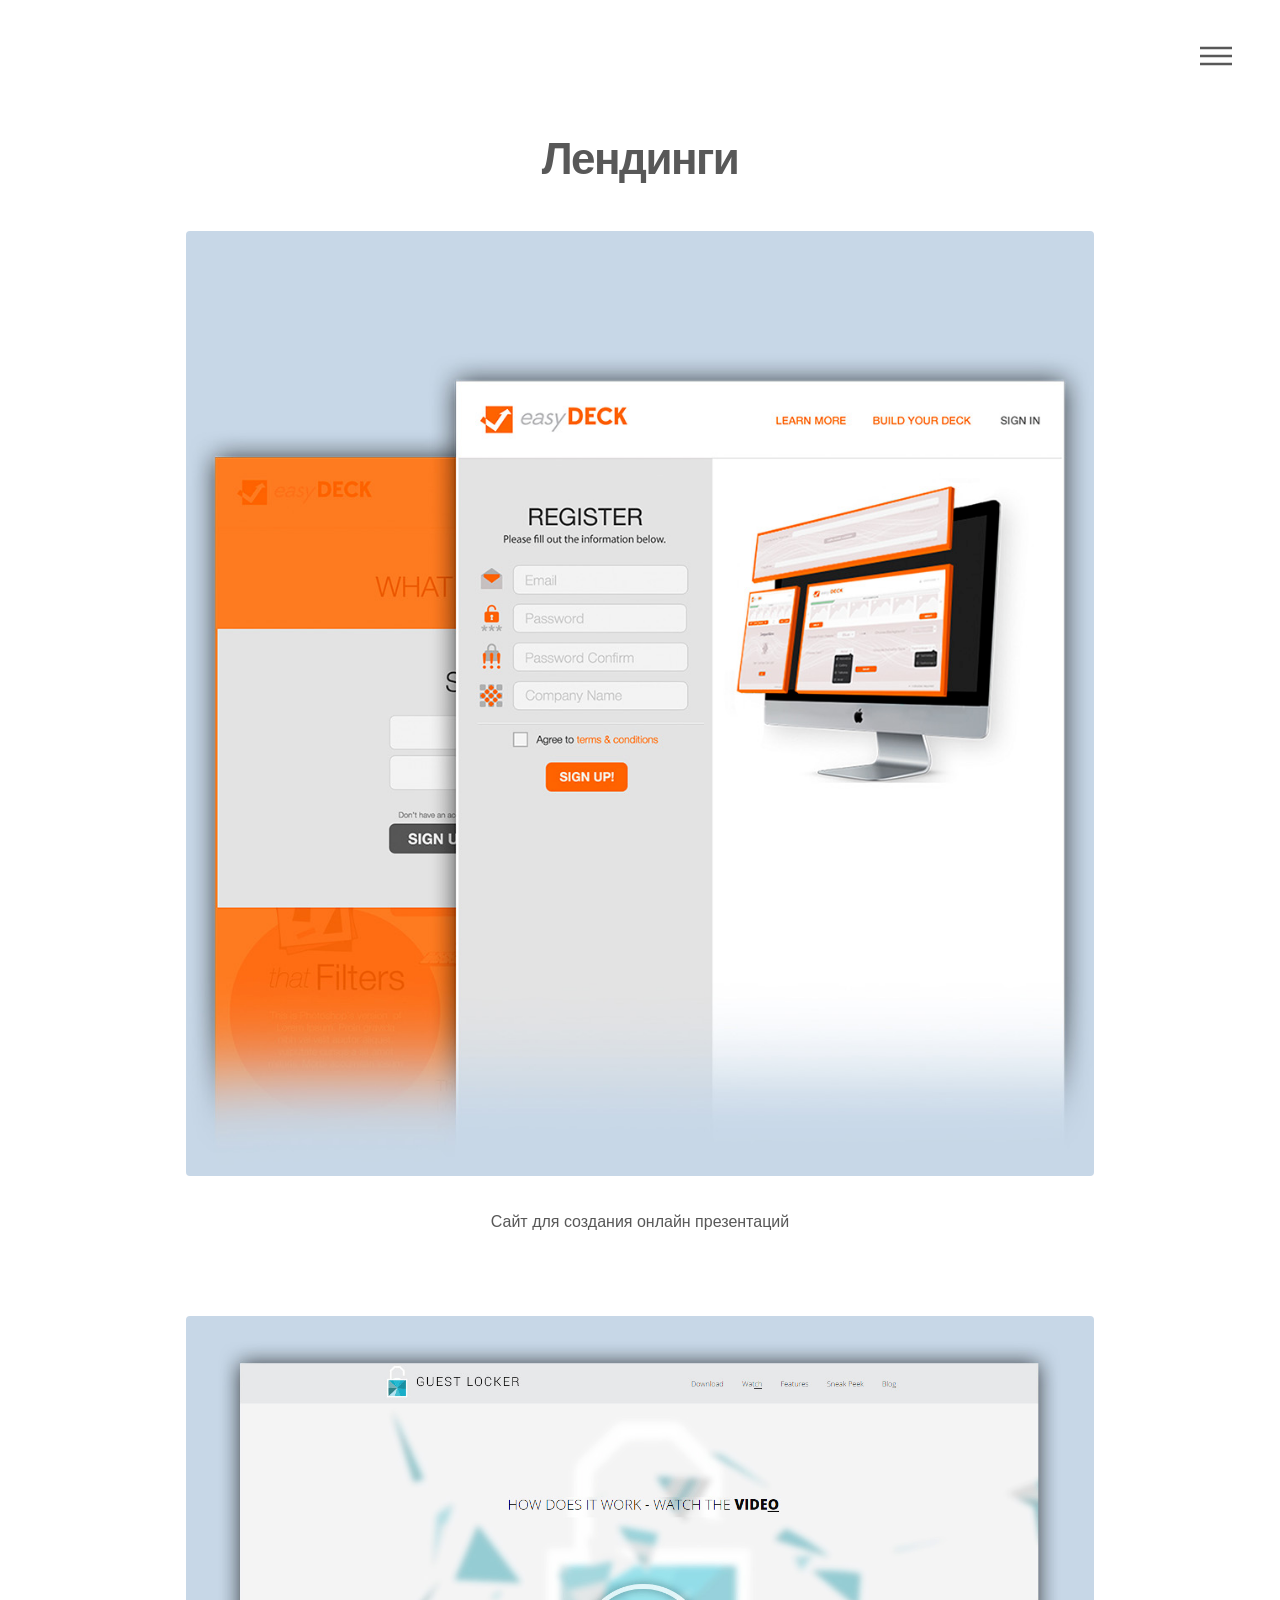
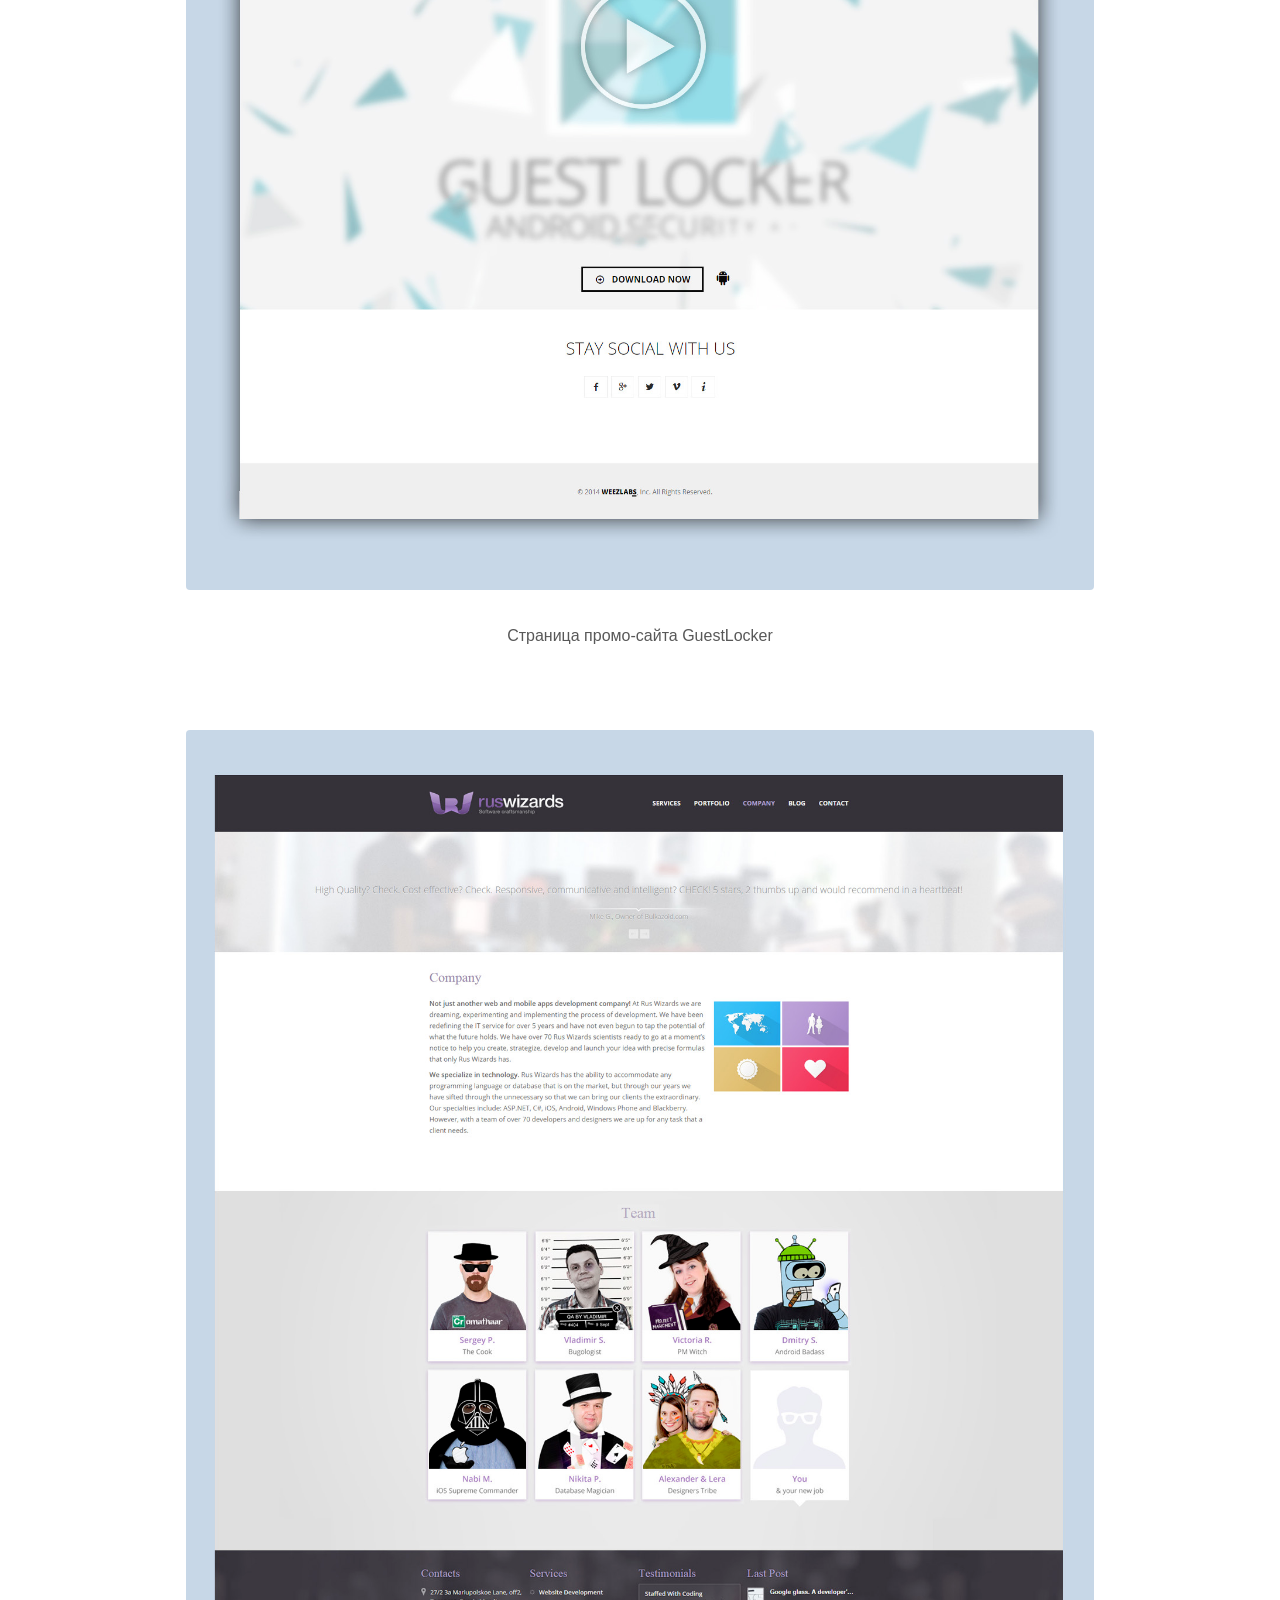
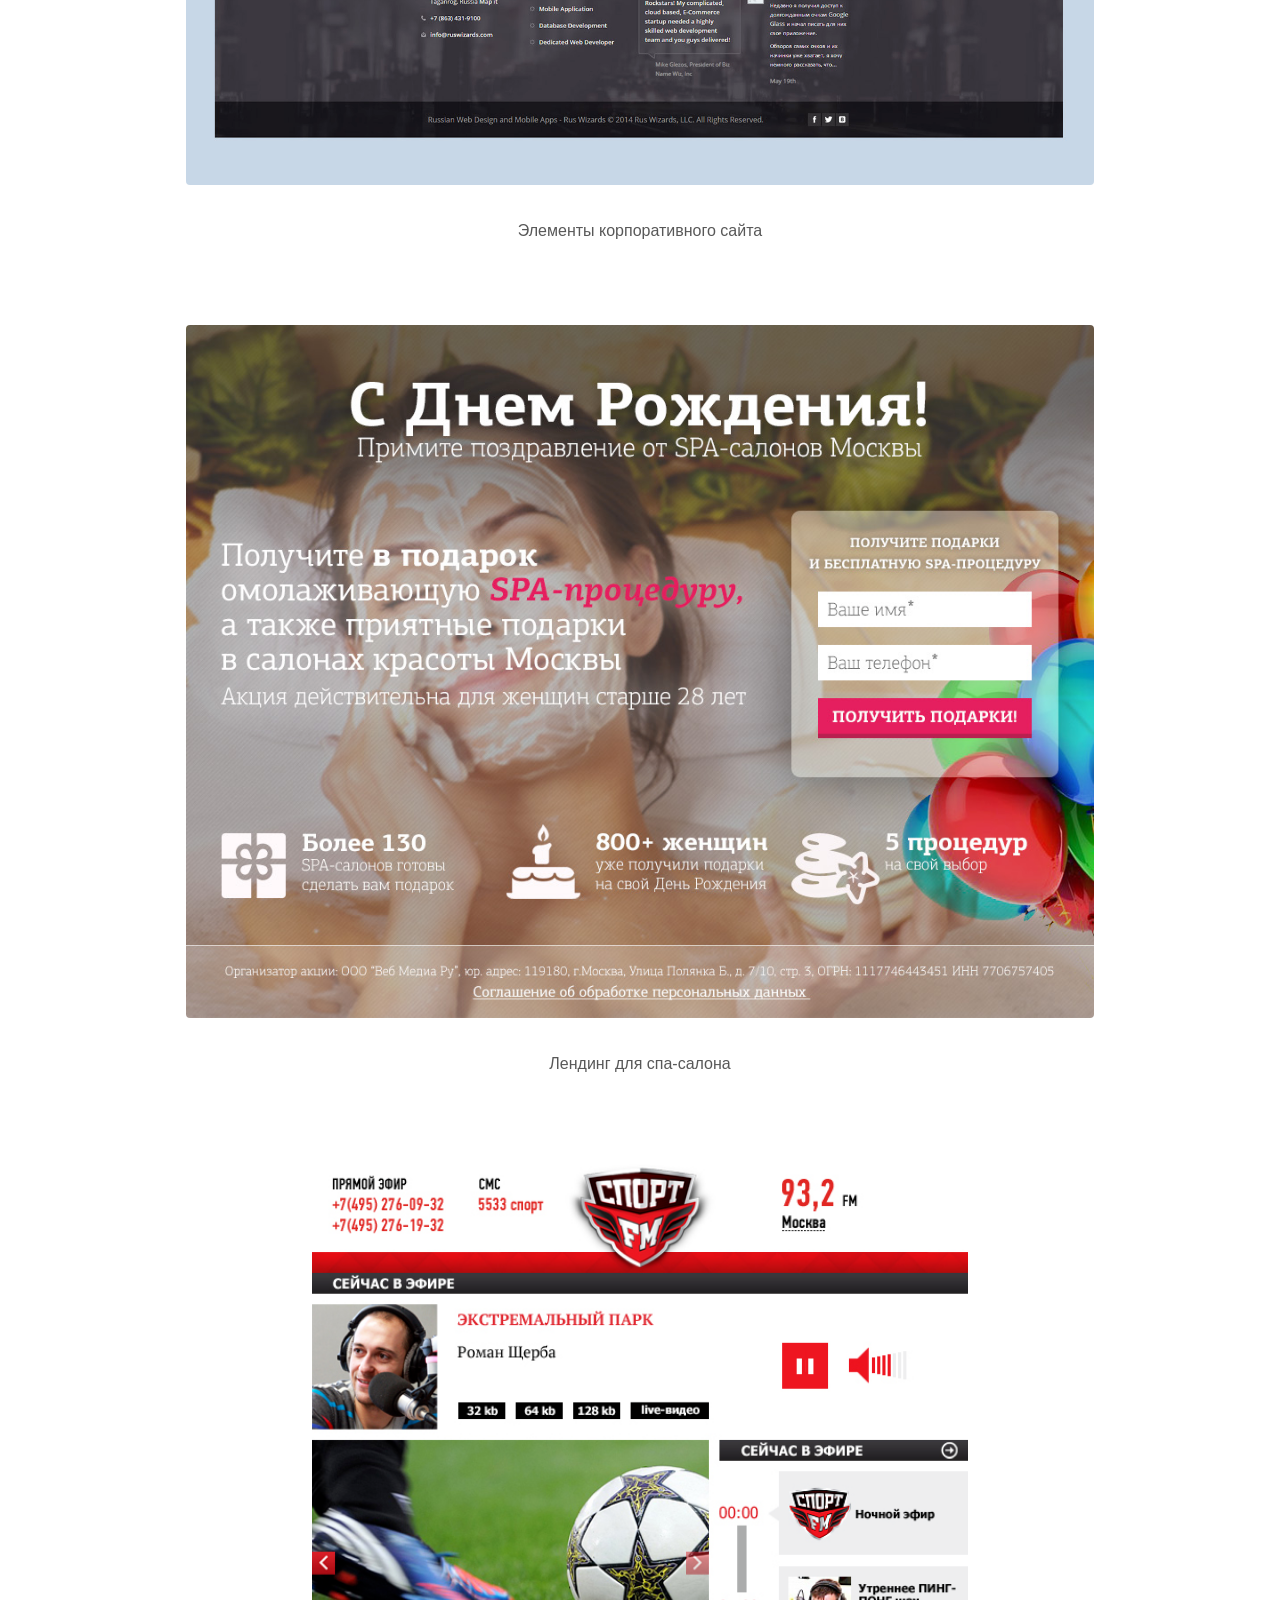
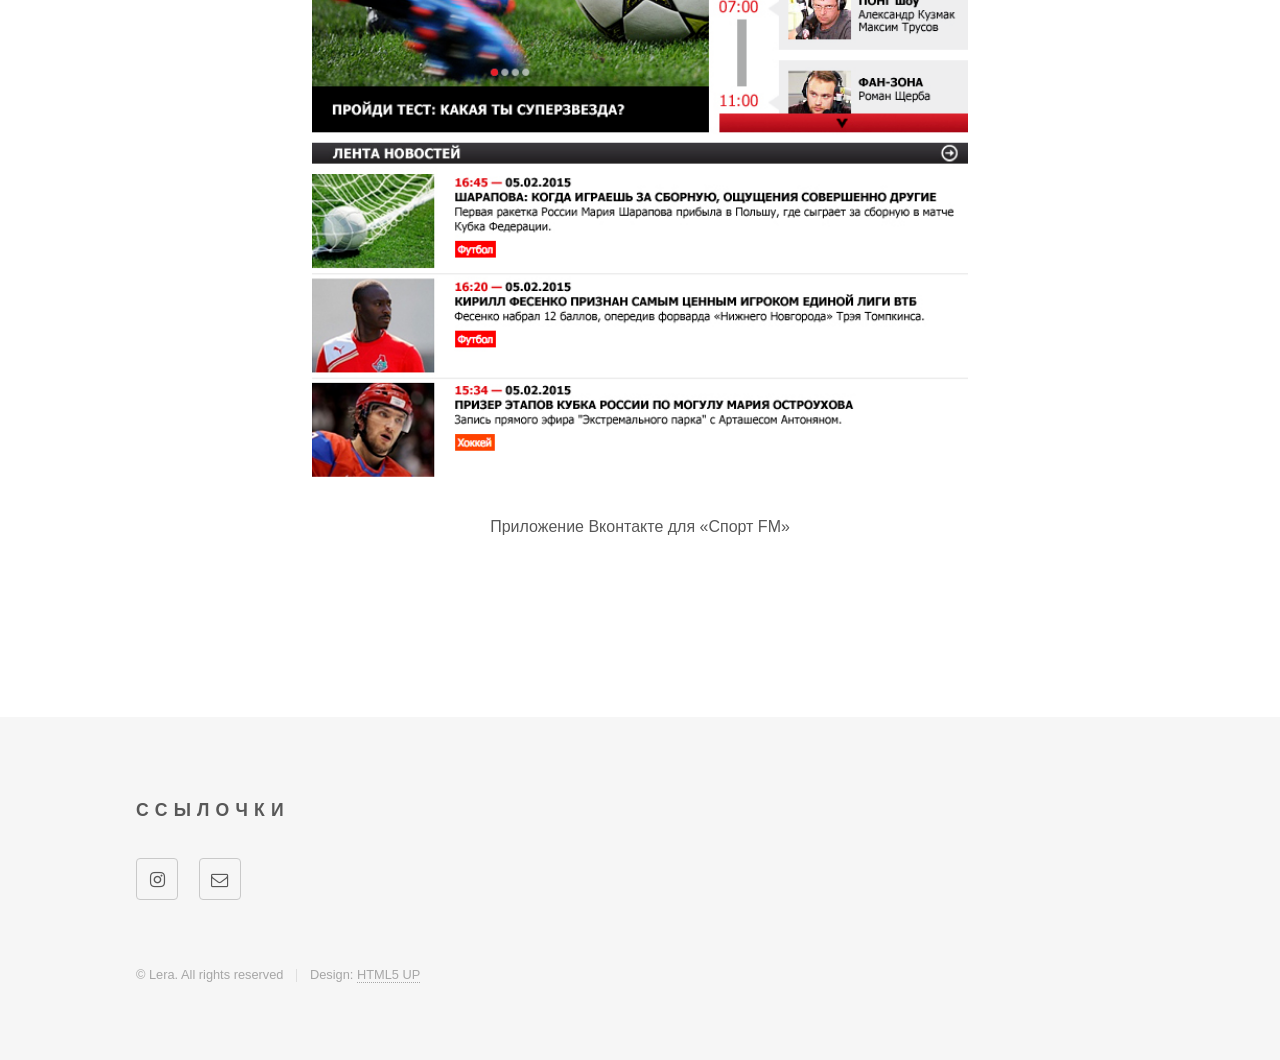
<file: landings.html>
<!DOCTYPE HTML>
<!--
	Phantom by HTML5 UP
	html5up.net | @ajlkn
	Free for personal and commercial use under the CCA 3.0 license (html5up.net/license)
-->
<html>
	<head>
		<title>Баннеры</title>
		<meta charset="utf-8" />
		<meta name="viewport" content="width=device-width, initial-scale=1" />
		<!--[if lte IE 8]><script src="assets/js/ie/html5shiv.js"></script><![endif]-->
		<link rel="stylesheet" href="assets/css/main.css" />
		<!--[if lte IE 9]><link rel="stylesheet" href="assets/css/ie9.css" /><![endif]-->
		<!--[if lte IE 8]><link rel="stylesheet" href="assets/css/ie8.css" /><![endif]-->
	</head>
	<body>
		<!-- Wrapper -->
			<div id="wrapper">

				<!-- Header -->
					<header id="header">
						<div class="inner">
							<!-- Nav -->
								<nav>
									<ul>
										<li><a href="#menu">Menu</a></li>
									</ul>
								</nav>

						</div>
					</header>

				<!-- Menu -->
					<nav id="menu">
						<h2>Меню</h2>
						<ul>
							<li><a href="index.html">Главная</a></li>
							<li><a href="banners.html">Баннеры</a></li>
							<li><a href="animations.html">Анимация</a></li>
							<li><a href="logos.html">Логотипы</a></li>
							<li><a href="landings.html">Лендинги</a></li>
							<li><a href="other.html">Иное</a></li>
						</ul>
					</nav>

				<!-- Main -->
					<div id="main">
						<div class="inner">
						    
						    <h1>Лендинги</h1>
							
                                <article class="style_center">
                                    <span class="image fit">
                                        <img src="images/landings-001.png" alt="" style="max-width: 90%;"/>
                                    </span>    
                                    <p>Сайт для создания онлайн презентаций</p>
                                </article>
							
                                <article class="style_center">
                                    <span class="image fit">
                                        <img src="images/landings-002.png" alt="" style="max-width: 90%;"/>
                                    </span>    
                                    <p>Страница промо-сайта GuestLocker</p>
                                </article>
							
                                <article class="style_center">
                                    <span class="image fit">
                                        <img src="images/landings-003.png" alt="" style="max-width: 90%;"/>
                                    </span>    
                                    <p>Элементы корпоративного сайта</p>
                                </article>
							
                                <article class="style_center">
                                    <span class="image fit">
                                        <img src="images/landings-004.png" alt="" style="max-width: 90%;"/>
                                    </span>    
                                    <p>Лендинг для спа-салона</p>
                                </article>
							
                                <article class="style_center">
                                    <span class="image fit">
                                        <img src="images/landings-005.png" alt="" style="max-width: 65%;"/>
                                    </span>    
                                    <p>Приложение Вконтакте для «Спорт FM»</p>
                                </article>
                                     
                            </div>
					</div>

				<!-- Footer -->
					<footer id="footer">
						<div class="inner">
							<section>
								<h2>Ссылочки</h2>
								<ul class="icons">

<!--
									<li><a href="#" class="icon style2 fa-twitter"><span class="label">Twitter</span></a></li>
									<li><a href="#" class="icon style2 fa-facebook"><span class="label">Facebook</span></a></li>
-->

									<li><a href="https://www.instagram.com/valeravolodevna/" class="icon style2 fa-instagram" target="_blank"><span class="label">Instagram</span></a></li>
<!--

									<li><a href="#" class="icon style2 fa-dribbble"><span class="label">Dribbble</span></a></li>
									<li><a href="#" class="icon style2 fa-github"><span class="label">GitHub</span></a></li>
									<li><a href="#" class="icon style2 fa-500px"><span class="label">500px</span></a></li>
									<li><a href="#" class="icon style2 fa-phone"><span class="label">Phone</span></a></li>
-->
									<li><a href="mailto:valeravolodevna@gmail.com" class="icon style2 fa-envelope-o"><span class="label">Email</span></a></li>
								</ul>
							</section>
							<ul class="copyright">
								<li>&copy; Lera. All rights reserved</li><li>Design: <a href="http://html5up.net">HTML5 UP</a></li>
							</ul>
						</div>
					</footer>

			</div>

		<!-- Scripts -->
			<script src="assets/js/jquery.min.js"></script>
			<script src="assets/js/skel.min.js"></script>
			<script src="assets/js/util.js"></script>
			<!--[if lte IE 8]><script src="assets/js/ie/respond.min.js"></script><![endif]-->
			<script src="assets/js/main.js"></script>

	</body>
</html>
</file>
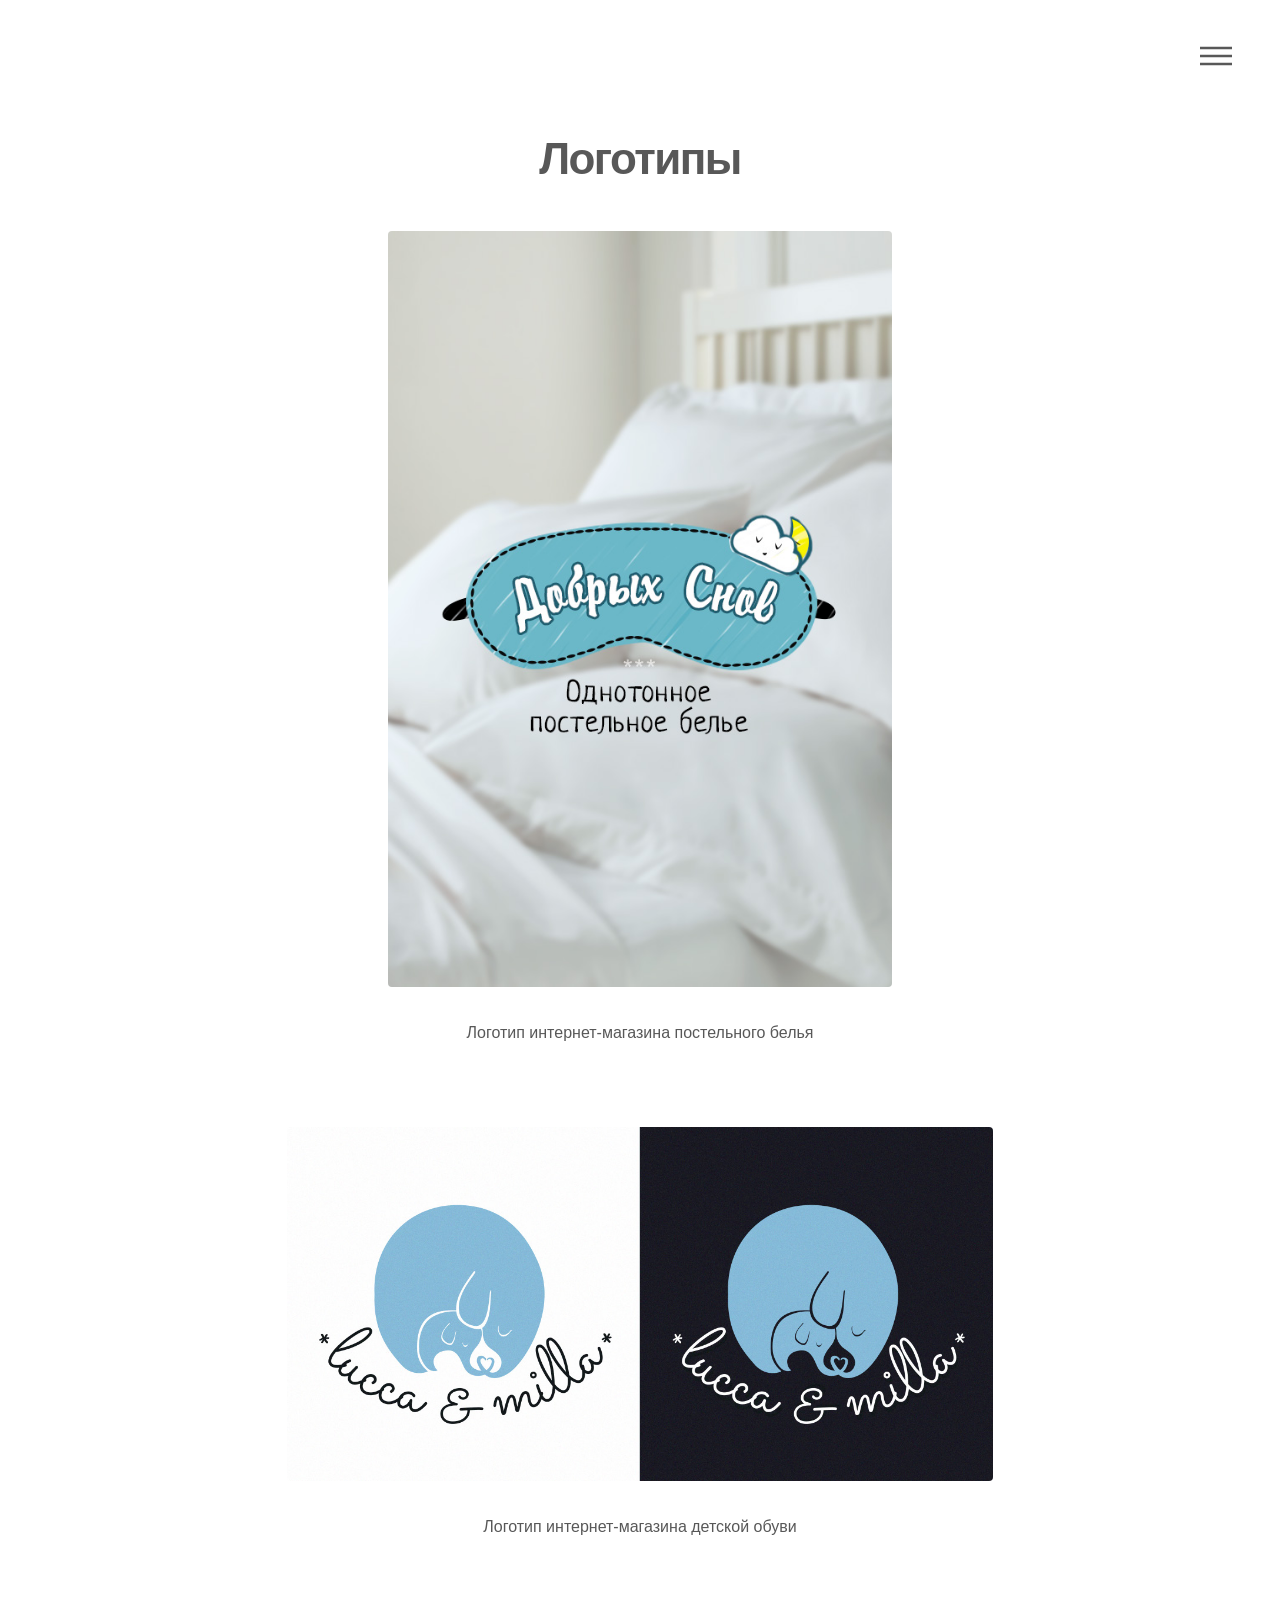
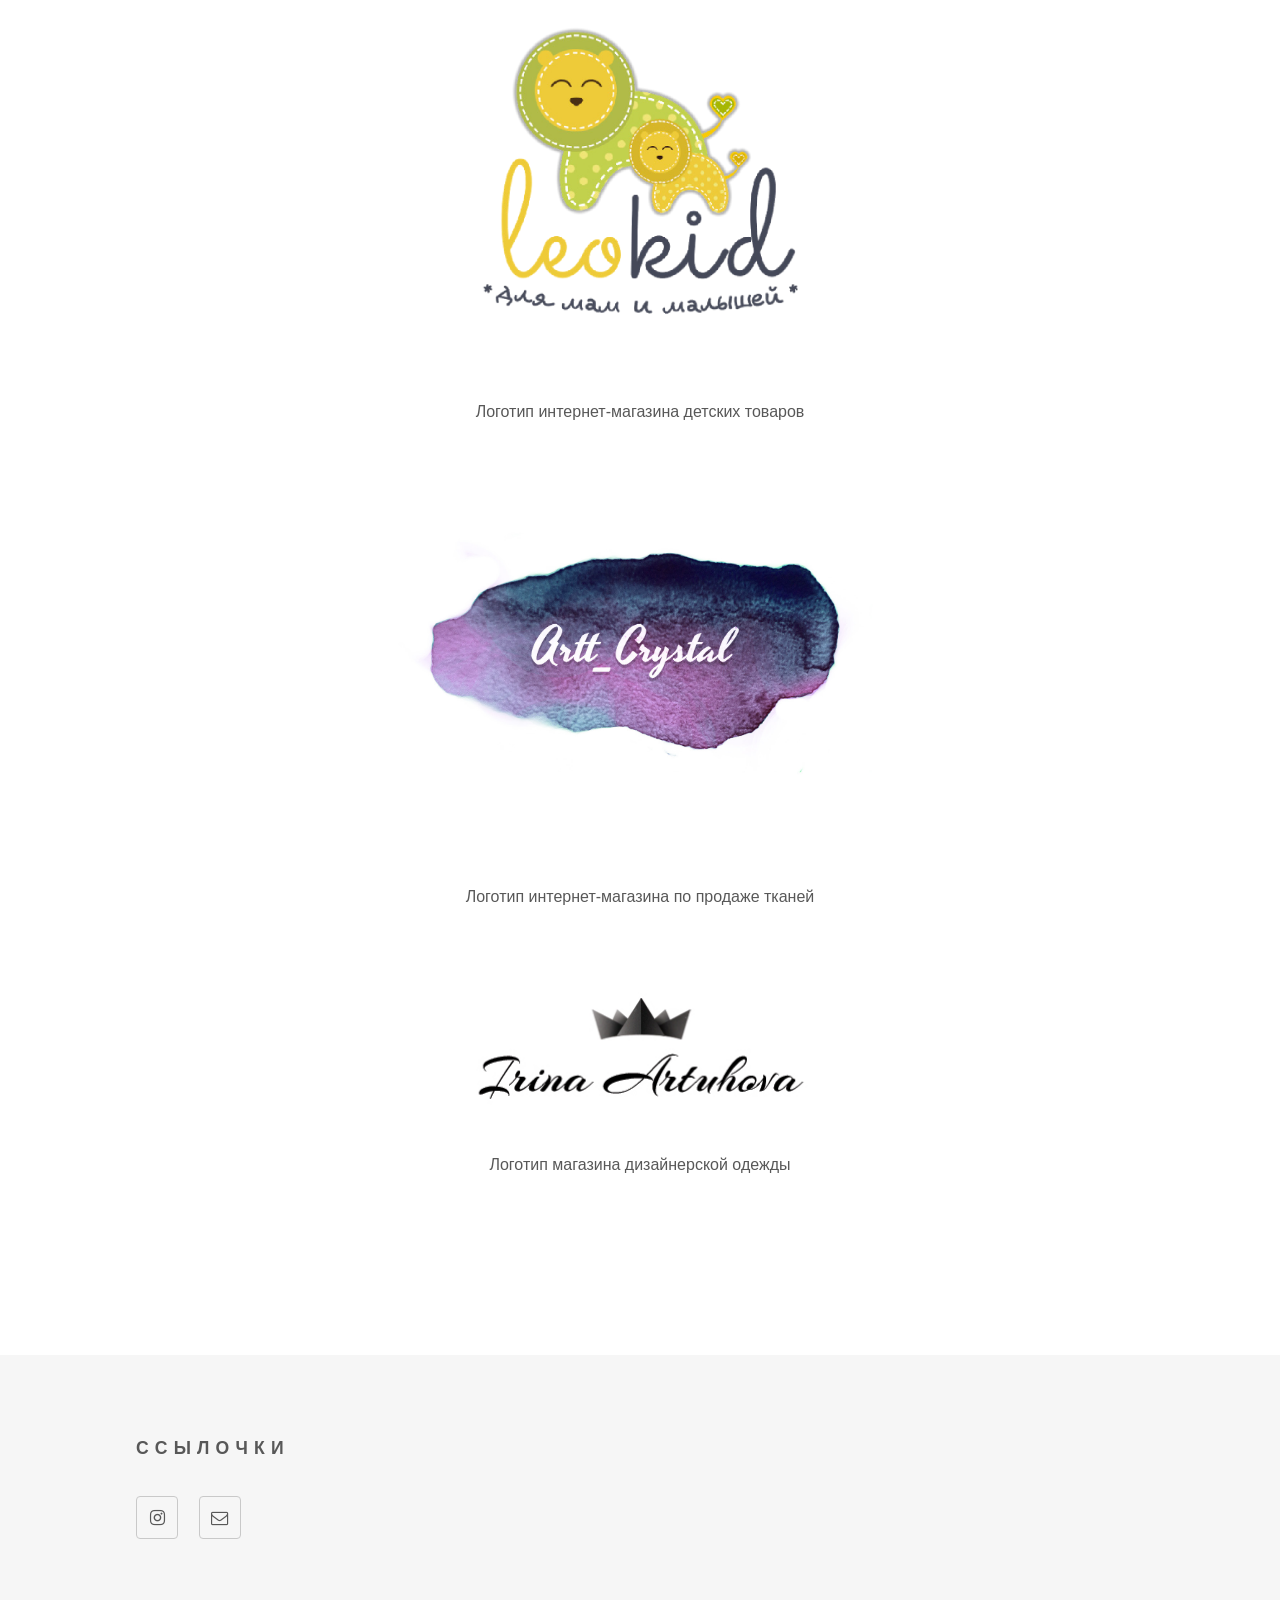
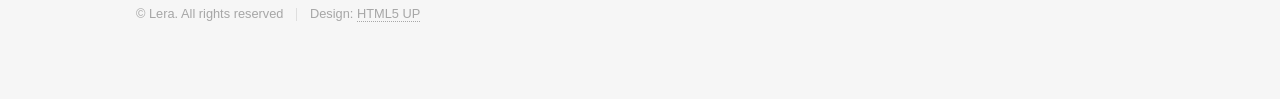
<file: logos.html>
<!DOCTYPE HTML>
<!--
	Phantom by HTML5 UP
	html5up.net | @ajlkn
	Free for personal and commercial use under the CCA 3.0 license (html5up.net/license)
-->
<html>
	<head>
		<title>Логотипы</title>
		<meta charset="utf-8" />
		<meta name="viewport" content="width=device-width, initial-scale=1" />
		<!--[if lte IE 8]><script src="assets/js/ie/html5shiv.js"></script><![endif]-->
		<link rel="stylesheet" href="assets/css/main.css" />
		<!--[if lte IE 9]><link rel="stylesheet" href="assets/css/ie9.css" /><![endif]-->
		<!--[if lte IE 8]><link rel="stylesheet" href="assets/css/ie8.css" /><![endif]-->
	</head>
	<body>
		<!-- Wrapper -->
			<div id="wrapper">

				<!-- Header -->
					<header id="header">
						<div class="inner">
							<!-- Nav -->
								<nav>
									<ul>
										<li><a href="#menu">Menu</a></li>
									</ul>
								</nav>

						</div>
					</header>

				<!-- Menu -->
					<nav id="menu">
						<h2>Меню</h2>
						<ul>
							<li><a href="index.html">Главная</a></li>
							<li><a href="banners.html">Баннеры</a></li>
							<li><a href="animations.html">Анимация</a></li>
							<li><a href="logos.html">Логотипы</a></li>
							<li><a href="landings.html">Лендинги</a></li>
							<li><a href="other.html">Иное</a></li>
						</ul>
					</nav>

				<!-- Main -->
					<div id="main">
						<div class="inner">
						    <h1>Логотипы</h1>
							
                            <article class="style_center">
                                <span class="image fit">
                                    <img src="images/logo-000.png" alt="" />
                                </span>    
                                <p>Логотип интернет-магазина постельного белья</p>
							</article>

                            <article class="style_center">
                                <span class="image fit">
                                    <img src="images/logo-001.png" alt="" style="max-width: 70%;"/>
                                </span>    
                                <p>Логотип интернет-магазина детской обуви</p>
							</article>
							
                            <article class="style_center">
                                <span class="image fit">
                                    <img src="images/logo-002.png" alt="" />
                                </span>    
                                <p>Логотип интернет-магазина детских товаров</p>
							</article>

                            <article class="style_center">
                                <span class="image fit">
                                    <img src="images/logo-003.png" alt="" />
                                </span>    
                                <p>Логотип интернет-магазина по продаже тканей</p>
							</article>							

                            <article class="style_center">
                                <span class="image fit">
                                    <img src="images/logo-004.png" alt="" />
                                </span>    
                                <p>Логотип магазина дизайнерской одежды</p>
							</article>							
							
						</div>
					</div>

				<!-- Footer -->
					<footer id="footer">
						<div class="inner">
							<section>
								<h2>Ссылочки</h2>
								<ul class="icons">

<!--
									<li><a href="#" class="icon style2 fa-twitter"><span class="label">Twitter</span></a></li>
									<li><a href="#" class="icon style2 fa-facebook"><span class="label">Facebook</span></a></li>
-->

									<li><a href="https://www.instagram.com/valeravolodevna/" class="icon style2 fa-instagram" target="_blank"><span class="label">Instagram</span></a></li>
<!--

									<li><a href="#" class="icon style2 fa-dribbble"><span class="label">Dribbble</span></a></li>
									<li><a href="#" class="icon style2 fa-github"><span class="label">GitHub</span></a></li>
									<li><a href="#" class="icon style2 fa-500px"><span class="label">500px</span></a></li>
									<li><a href="#" class="icon style2 fa-phone"><span class="label">Phone</span></a></li>
-->
									<li><a href="mailto:valeravolodevna@gmail.com" class="icon style2 fa-envelope-o"><span class="label">Email</span></a></li>
								</ul>
							</section>
							<ul class="copyright">
								<li>&copy; Lera. All rights reserved</li><li>Design: <a href="http://html5up.net">HTML5 UP</a></li>
							</ul>
						</div>
					</footer>

			</div>

		<!-- Scripts -->
			<script src="assets/js/jquery.min.js"></script>
			<script src="assets/js/skel.min.js"></script>
			<script src="assets/js/util.js"></script>
			<!--[if lte IE 8]><script src="assets/js/ie/respond.min.js"></script><![endif]-->
			<script src="assets/js/main.js"></script>

	</body>
</html>
</file>
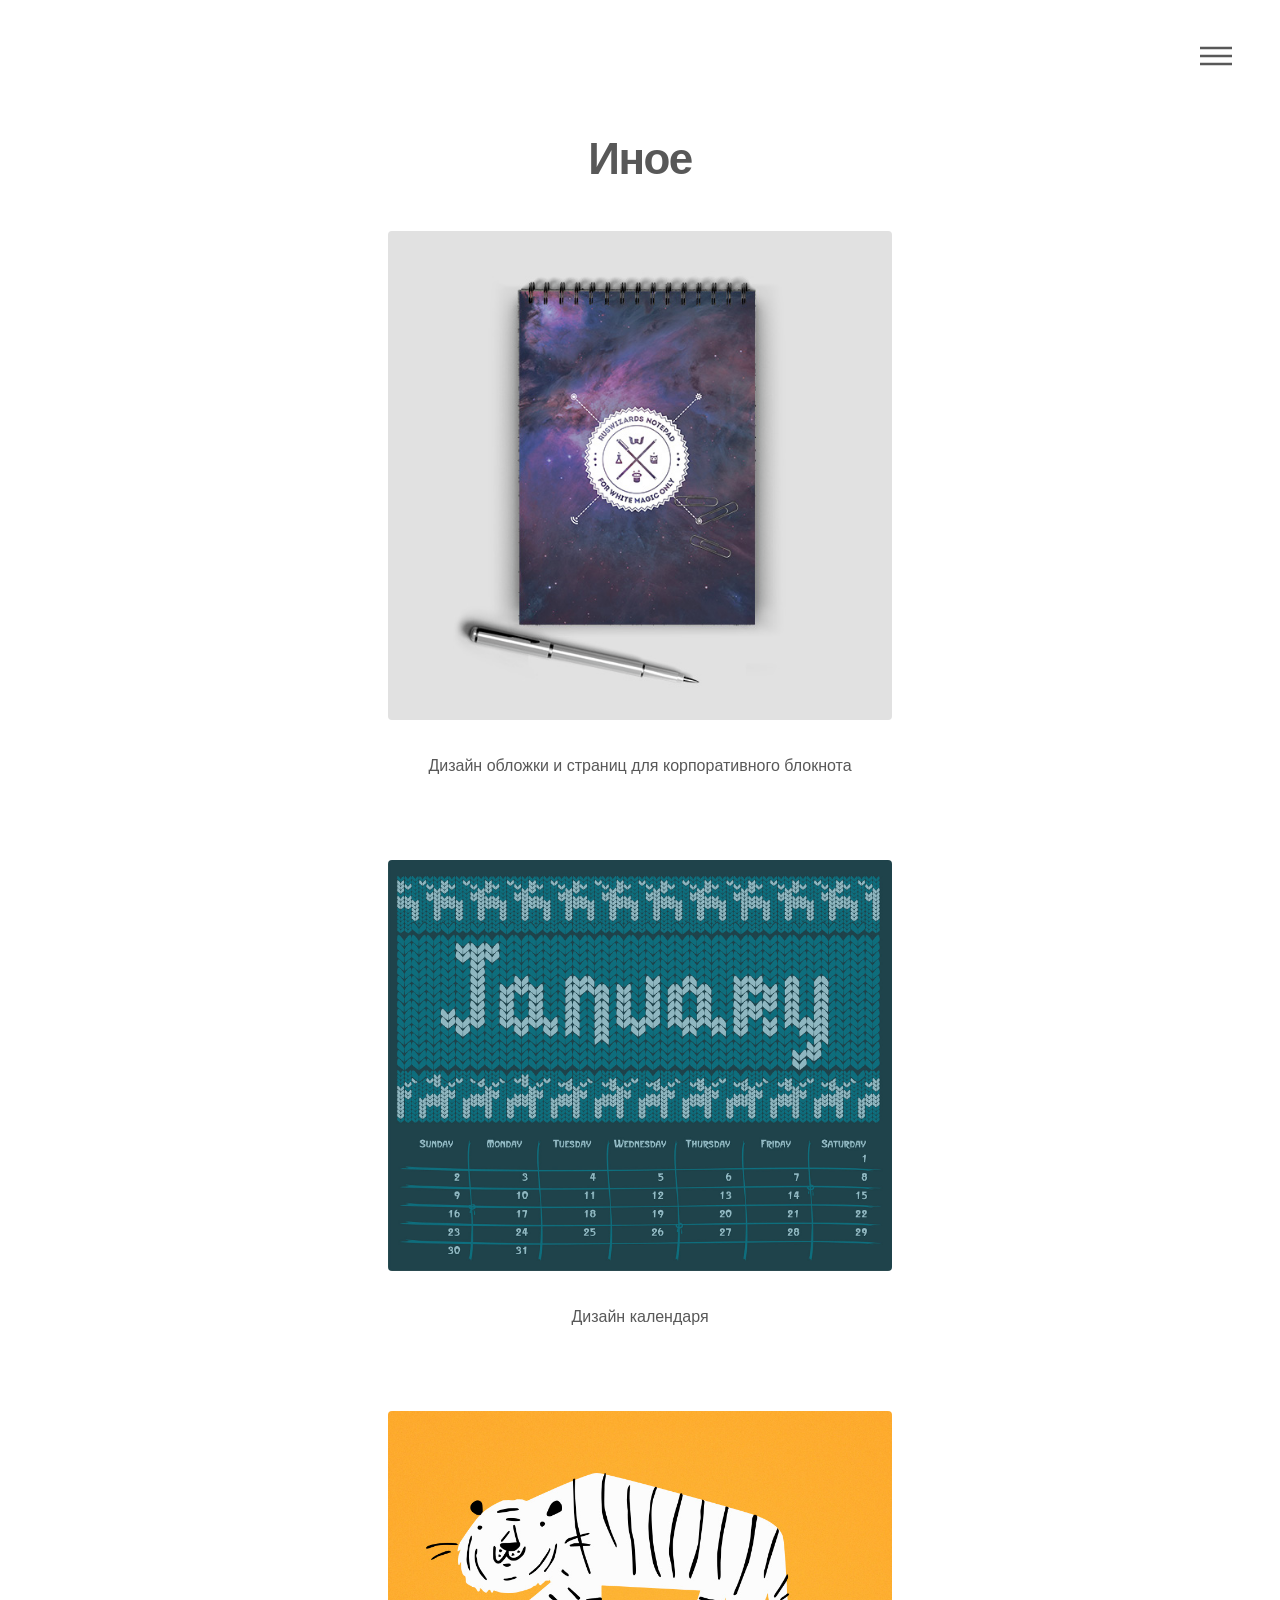
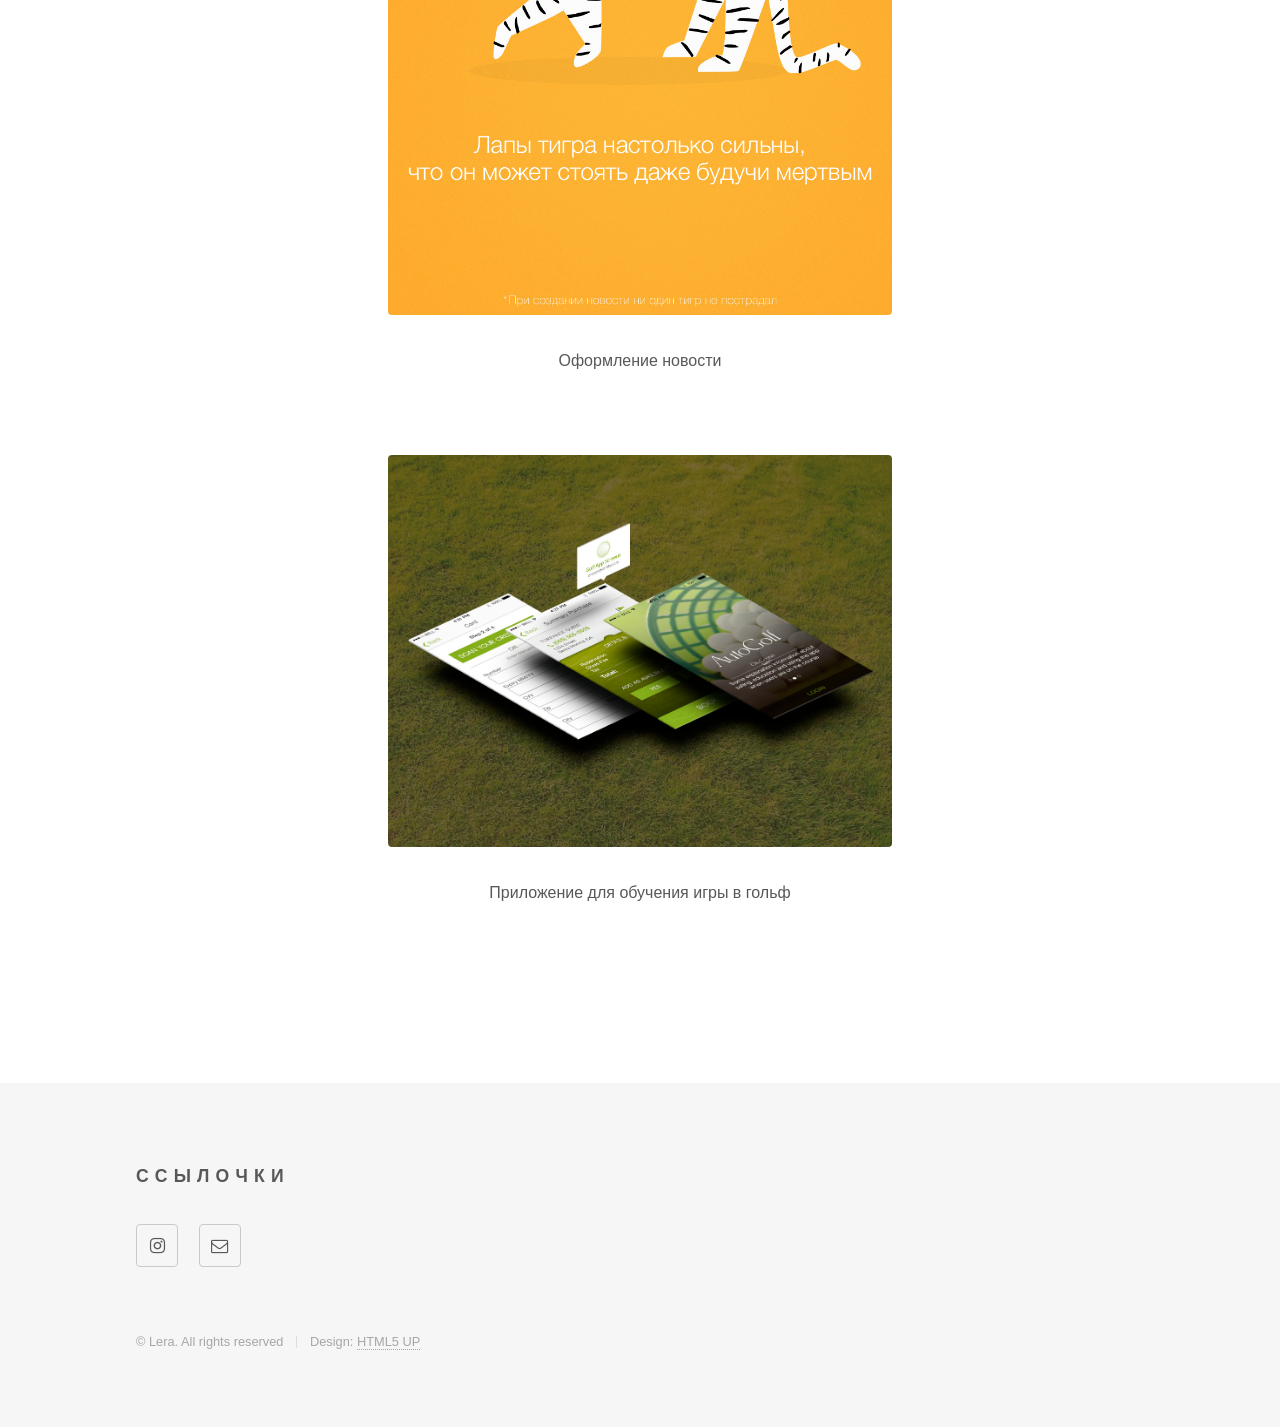
<file: other.html>
<!DOCTYPE HTML>
<!--
	Phantom by HTML5 UP
	html5up.net | @ajlkn
	Free for personal and commercial use under the CCA 3.0 license (html5up.net/license)
-->
<html>
	<head>
		<title>Иное</title>
		<meta charset="utf-8" />
		<meta name="viewport" content="width=device-width, initial-scale=1" />
		<!--[if lte IE 8]><script src="assets/js/ie/html5shiv.js"></script><![endif]-->
		<link rel="stylesheet" href="assets/css/main.css" />
		<!--[if lte IE 9]><link rel="stylesheet" href="assets/css/ie9.css" /><![endif]-->
		<!--[if lte IE 8]><link rel="stylesheet" href="assets/css/ie8.css" /><![endif]-->
	</head>
	<body>
		<!-- Wrapper -->
			<div id="wrapper">

				<!-- Header -->
					<header id="header">
						<div class="inner">
							<!-- Nav -->
								<nav>
									<ul>
										<li><a href="#menu">Menu</a></li>
									</ul>
								</nav>

						</div>
					</header>

				<!-- Menu -->
					<nav id="menu">
						<h2>Меню</h2>
						<ul>
							<li><a href="index.html">Главная</a></li>
							<li><a href="banners.html">Баннеры</a></li>
							<li><a href="animations.html">Анимация</a></li>
							<li><a href="logos.html">Логотипы</a></li>
							<li><a href="landings.html">Лендинги</a></li>
							<li><a href="other.html">Иное</a></li>
						</ul>
					</nav>

				<!-- Main -->
					<div id="main">
						<div class="inner">
						    <h1>Иное</h1>
							
                            <article class="style_center">
                                <span class="image fit">
                                    <img src="images/other-001.png" alt="" />
                                </span>    
                                <p>Дизайн обложки и страниц для корпоративного блокнота</p>
							</article>

                            <article class="style_center">
                                <span class="image fit">
                                    <img src="images/other-002.png" alt="" />
                                </span>    
                                <p>Дизайн календаря</p>
							</article>
							
                            <article class="style_center">
                                <span class="image fit">
                                    <img src="images/other-003.png" alt="" />
                                </span>    
                                <p>Оформление новости</p>
							</article>

                            <article class="style_center">
                                <span class="image fit">
                                    <img src="images/other-004.png" alt="" />
                                </span>    
                                <p>Приложение для обучения игры в гольф</p>
							</article>						
							
						</div>
					</div>

				<!-- Footer -->
					<footer id="footer">
						<div class="inner">
							<section>
								<h2>Ссылочки</h2>
								<ul class="icons">

<!--
									<li><a href="#" class="icon style2 fa-twitter"><span class="label">Twitter</span></a></li>
									<li><a href="#" class="icon style2 fa-facebook"><span class="label">Facebook</span></a></li>
-->

									<li><a href="https://www.instagram.com/valeravolodevna/" class="icon style2 fa-instagram" target="_blank"><span class="label">Instagram</span></a></li>
<!--

									<li><a href="#" class="icon style2 fa-dribbble"><span class="label">Dribbble</span></a></li>
									<li><a href="#" class="icon style2 fa-github"><span class="label">GitHub</span></a></li>
									<li><a href="#" class="icon style2 fa-500px"><span class="label">500px</span></a></li>
									<li><a href="#" class="icon style2 fa-phone"><span class="label">Phone</span></a></li>
-->
									<li><a href="mailto:valeravolodevna@gmail.com" class="icon style2 fa-envelope-o"><span class="label">Email</span></a></li>
								</ul>
							</section>
							<ul class="copyright">
								<li>&copy; Lera. All rights reserved</li><li>Design: <a href="http://html5up.net">HTML5 UP</a></li>
							</ul>
						</div>
					</footer>

			</div>

		<!-- Scripts -->
			<script src="assets/js/jquery.min.js"></script>
			<script src="assets/js/skel.min.js"></script>
			<script src="assets/js/util.js"></script>
			<!--[if lte IE 8]><script src="assets/js/ie/respond.min.js"></script><![endif]-->
			<script src="assets/js/main.js"></script>

	</body>
</html>
</file>
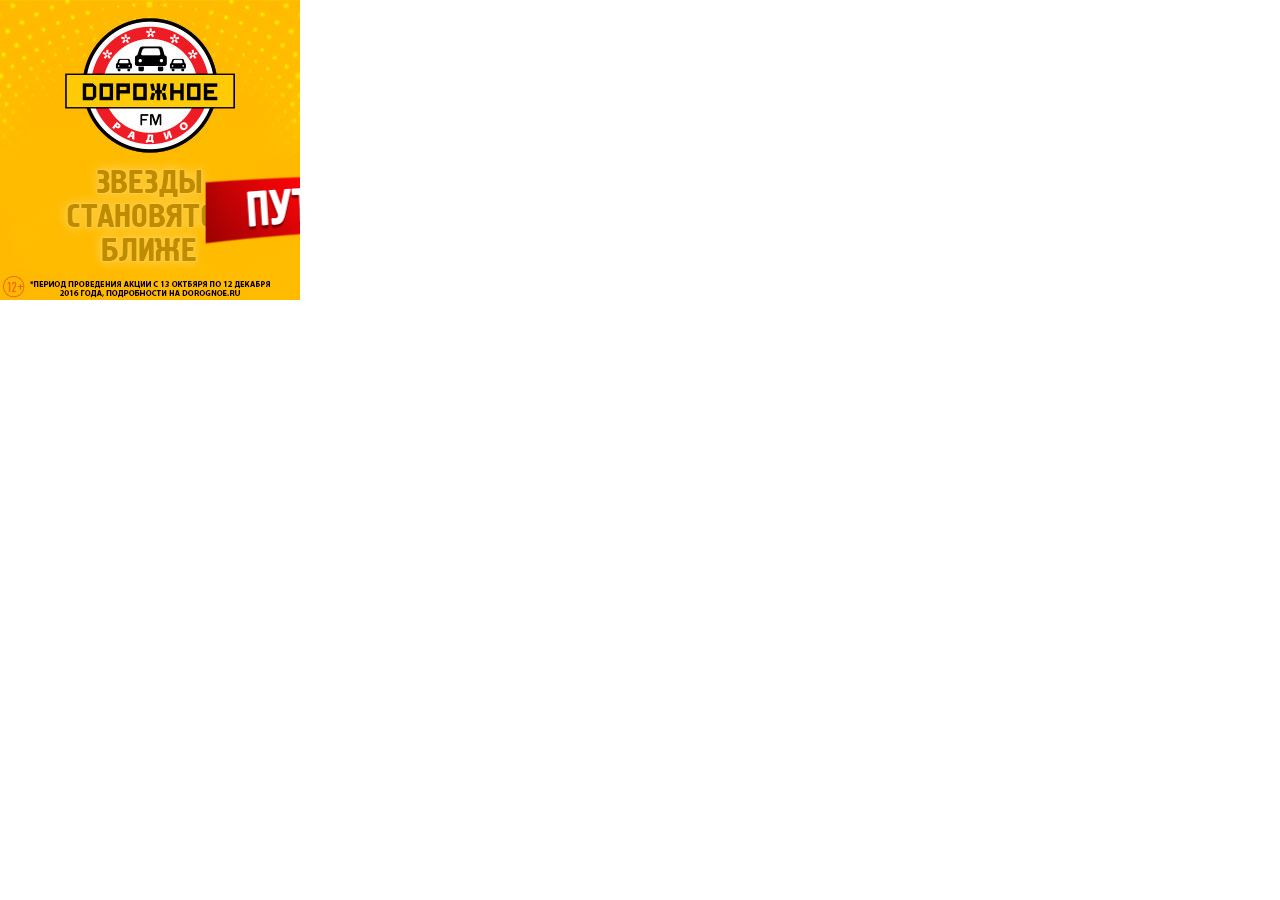
<file: banners/DR_300x300/300x300.html>
<!DOCTYPE html>
<html>
<head>
	<meta http-equiv="Content-Type" content="text/html; charset=utf-8"/>
	<meta http-equiv="X-UA-Compatible" content="IE=Edge"/>
    <meta name="ad.size" content="width=300,height=300">
	<title>Untitled</title>
<!--Adobe Edge Runtime-->
    <script type="text/javascript" charset="utf-8" src="edge.6.0.0.min.js"></script>
    <style>
        .edgeLoad-EDGE-44530301 { visibility:hidden; }
    </style>
<script>
   AdobeEdge.loadComposition('300x300', 'EDGE-44530301', {
    scaleToFit: "none",
    centerStage: "none",
    minW: "0px",
    maxW: "undefined",
    width: "300px",
    height: "300px"
}, {"dom":{}}, {"dom":{}});
</script>
<!--Adobe Edge Runtime End-->

</head>
<body style="margin:0;padding:0;">
	<a href="%link1%" target="_blank"><div id="Stage" class="EDGE-44530301"></div></a>
</body>
</html>
</file>
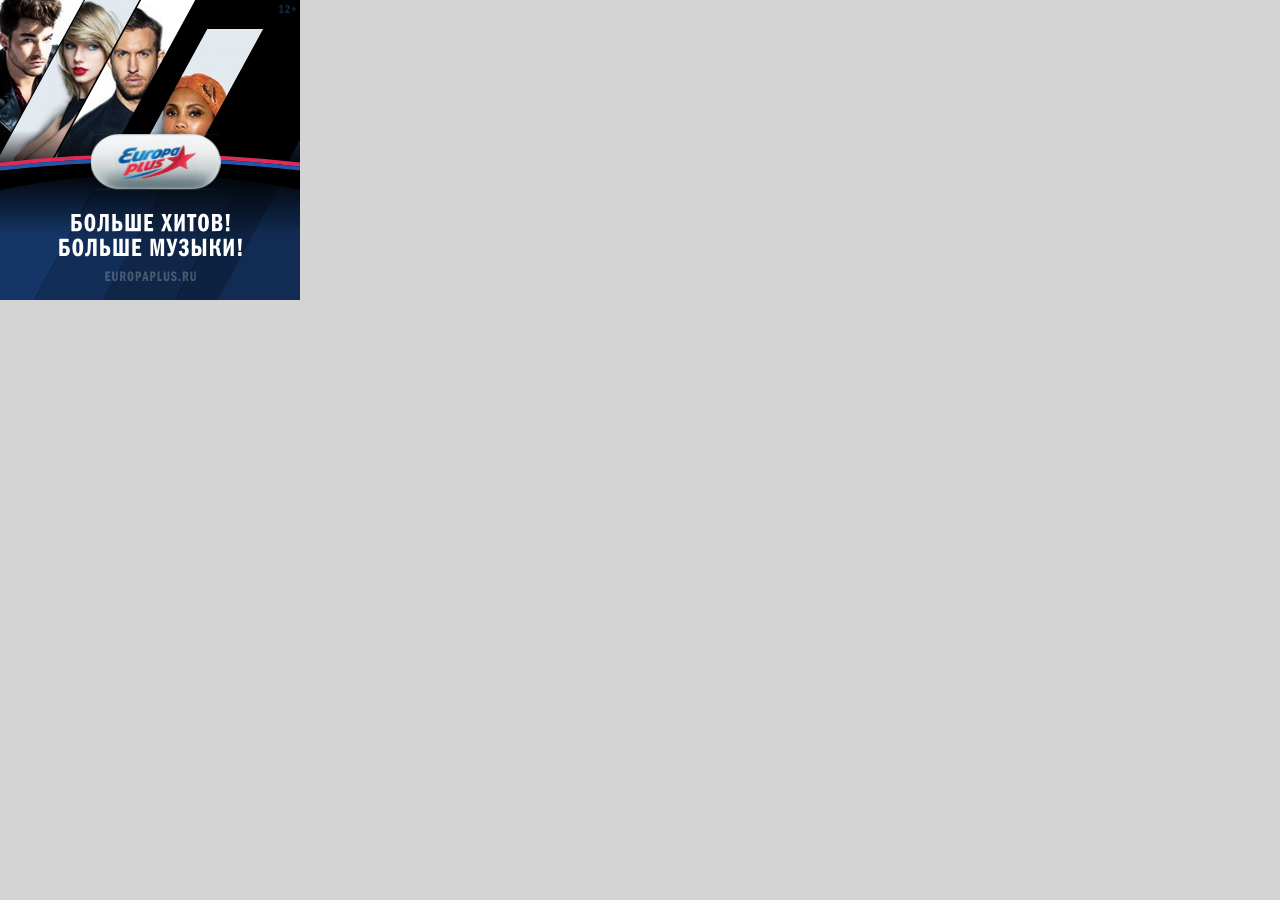
<file: banners/EP_IMG_300x300/mail_300_300.html>
<!DOCTYPE html>
<html>
<head>
<meta charset="UTF-8">
<meta name="ad.size" content="width=300,height=300">
<title></title>
<script src="createjs-2015.11.26.min.js"></script>
<script src="mail_300_300.js"></script>
<script>
var canvas, stage, exportRoot;
function init() {
	canvas = document.getElementById("canvas");
	images = images||{};
	var loader = new createjs.LoadQueue(false);
	loader.addEventListener("fileload", handleFileLoad);
	loader.addEventListener("complete", handleComplete);
	loader.loadManifest(lib.properties.manifest);
}

function handleFileLoad(evt) {
	if (evt.item.type == "image") { images[evt.item.id] = evt.result; }
}

function handleComplete(evt) {
	exportRoot = new lib.mail_300300_v4_Canvas();
	stage = new createjs.Stage(canvas);
	stage.addChild(exportRoot);
	stage.update();
	stage.enableMouseOver();
	createjs.Ticker.setFPS(lib.properties.fps);
	createjs.Ticker.addEventListener("tick", stage);
}
</script>
</head>
<body onload="init();" style="background-color:#D4D4D4;margin:0px;">
<a href="%link1%" target="_blank">
	<canvas id="canvas" width="300" height="300" style="background-color:#000000"></canvas>
</a>
</body>
</html>
</file>
<file: assets/css/ie9.css>
/*
	Phantom by HTML5 UP
	html5up.net | @ajlkn
	Free for personal and commercial use under the CCA 3.0 license (html5up.net/license)
*/

/* Tiles */

	.tiles:after {
		content: '';
		display: block;
		clear: both;
	}

	.tiles article {
		float: left;
	}

		.tiles article > a {
			padding-top: 50%;
			margin-top: -1.75em;
		}

		body:not(.is-touch) .tiles article:hover > .image {
			-moz-transform: none;
			-webkit-transform: none;
			-ms-transform: none;
			transform: none;
		}

/* Footer */

	#footer > .inner section {
		float: left;
	}

	#footer > .inner .copyright {
		clear: both;
		padding-top: 4em;
	}
</file>
<file: assets/css/ie8.css>
/*
	Phantom by HTML5 UP
	html5up.net | @ajlkn
	Free for personal and commercial use under the CCA 3.0 license (html5up.net/license)
*/

/* Form */

	form .field {
		float: none !important;
		width: 100% !important;
		padding-left: 0 !important;
	}

/* Button */

	input[type="submit"],
	input[type="reset"],
	input[type="button"],
	button,
	.button {
		border: solid 2px #585858 !important;
	}

		input[type="submit"]:hover,
		input[type="reset"]:hover,
		input[type="button"]:hover,
		button:hover,
		.button:hover {
			border-color: #f2849e !important;
		}

		input[type="submit"].special,
		input[type="reset"].special,
		input[type="button"].special,
		button.special,
		.button.special {
			border: none !important;
		}

/* Tiles */

	.tiles article > .image:before, .tiles article > .image:after {
		display: none;
	}

/* Header */

	#header .logo .symbol {
		display: none;
	}

	#header nav ul li a[href="#menu"] {
		text-indent: 0;
		width: auto;
		font-size: 0.8em;
	}

		#header nav ul li a[href="#menu"]:before, #header nav ul li a[href="#menu"]:after {
			display: none;
		}

/* Footer */

	#footer > .inner section {
		width: 50%;
		margin-left: 3em;
	}

		#footer > .inner section:first-child {
			margin-left: 0;
			width: 40%;
		}
</file>
<file: assets/css/main.css>
@import url(font-awesome.min.css);
/*
	Phantom by HTML5 UP
	html5up.net | @ajlkn
	Free for personal and commercial use under the CCA 3.0 license (html5up.net/license)
*/

/* Reset */

	html, body, div, span, applet, object, iframe, h1, h2, h3, h4, h5, h6, p, blockquote, pre, a, abbr, acronym, address, big, cite, code, del, dfn, em, img, ins, kbd, q, s, samp, small, strike, strong, sub, sup, tt, var, b, u, i, center, dl, dt, dd, ol, ul, li, fieldset, form, label, legend, table, caption, tbody, tfoot, thead, tr, th, td, article, aside, canvas, details, embed, figure, figcaption, footer, header, hgroup, menu, nav, output, ruby, section, summary, time, mark, audio, video {
		margin: 0;
		padding: 0;
		border: 0;
		font-size: 100%;
		font: inherit;
		vertical-align: baseline;
	}

	article, aside, details, figcaption, figure, footer, header, hgroup, menu, nav, section {
		display: block;
	}

	body {
		line-height: 1;
	}

	ol, ul {
		list-style: none;
	}

	blockquote, q {
		quotes: none;
	}

	blockquote:before, blockquote:after, q:before, q:after {
		content: '';
		content: none;
	}

	table {
		border-collapse: collapse;
		border-spacing: 0;
	}

	body {
		-webkit-text-size-adjust: none;
	}

/* Box Model */

	*, *:before, *:after {
		-moz-box-sizing: border-box;
		-webkit-box-sizing: border-box;
		box-sizing: border-box;
	}

/* Grid */

	.row {
		border-bottom: solid 1px transparent;
		-moz-box-sizing: border-box;
		-webkit-box-sizing: border-box;
		box-sizing: border-box;
	}

	.row > * {
		float: left;
		-moz-box-sizing: border-box;
		-webkit-box-sizing: border-box;
		box-sizing: border-box;
	}

	.row:after, .row:before {
		content: '';
		display: block;
		clear: both;
		height: 0;
	}

	.row.uniform > * > :first-child {
		margin-top: 0;
	}

	.row.uniform > * > :last-child {
		margin-bottom: 0;
	}

	.row.\30 \25 > * {
		padding: 0 0 0 0em;
	}

	.row.\30 \25 {
		margin: 0 0 -1px 0em;
	}

	.row.uniform.\30 \25 > * {
		padding: 0em 0 0 0em;
	}

	.row.uniform.\30 \25 {
		margin: 0em 0 -1px 0em;
	}

	.row > * {
		padding: 0 0 0 2em;
	}

	.row {
		margin: 0 0 -1px -2em;
	}

	.row.uniform > * {
		padding: 2em 0 0 2em;
	}

	.row.uniform {
		margin: -2em 0 -1px -2em;
	}

	.row.\32 00\25 > * {
		padding: 0 0 0 4em;
	}

	.row.\32 00\25 {
		margin: 0 0 -1px -4em;
	}

	.row.uniform.\32 00\25 > * {
		padding: 4em 0 0 4em;
	}

	.row.uniform.\32 00\25 {
		margin: -4em 0 -1px -4em;
	}

	.row.\31 50\25 > * {
		padding: 0 0 0 3em;
	}

	.row.\31 50\25 {
		margin: 0 0 -1px -3em;
	}

	.row.uniform.\31 50\25 > * {
		padding: 3em 0 0 3em;
	}

	.row.uniform.\31 50\25 {
		margin: -3em 0 -1px -3em;
	}

	.row.\35 0\25 > * {
		padding: 0 0 0 1em;
	}

	.row.\35 0\25 {
		margin: 0 0 -1px -1em;
	}

	.row.uniform.\35 0\25 > * {
		padding: 1em 0 0 1em;
	}

	.row.uniform.\35 0\25 {
		margin: -1em 0 -1px -1em;
	}

	.row.\32 5\25 > * {
		padding: 0 0 0 0.5em;
	}

	.row.\32 5\25 {
		margin: 0 0 -1px -0.5em;
	}

	.row.uniform.\32 5\25 > * {
		padding: 0.5em 0 0 0.5em;
	}

	.row.uniform.\32 5\25 {
		margin: -0.5em 0 -1px -0.5em;
	}

	.\31 2u, .\31 2u\24 {
		width: 100%;
		clear: none;
		margin-left: 0;
	}

	.\31 1u, .\31 1u\24 {
		width: 91.6666666667%;
		clear: none;
		margin-left: 0;
	}

	.\31 0u, .\31 0u\24 {
		width: 83.3333333333%;
		clear: none;
		margin-left: 0;
	}

	.\39 u, .\39 u\24 {
		width: 75%;
		clear: none;
		margin-left: 0;
	}

	.\38 u, .\38 u\24 {
		width: 66.6666666667%;
		clear: none;
		margin-left: 0;
	}

	.\37 u, .\37 u\24 {
		width: 58.3333333333%;
		clear: none;
		margin-left: 0;
	}

	.\36 u, .\36 u\24 {
		width: 50%;
		clear: none;
		margin-left: 0;
	}

	.\35 u, .\35 u\24 {
		width: 41.6666666667%;
		clear: none;
		margin-left: 0;
	}

	.\34 u, .\34 u\24 {
		width: 33.3333333333%;
		clear: none;
		margin-left: 0;
	}

	.\33 u, .\33 u\24 {
		width: 25%;
		clear: none;
		margin-left: 0;
	}

	.\32 u, .\32 u\24 {
		width: 16.6666666667%;
		clear: none;
		margin-left: 0;
	}

	.\31 u, .\31 u\24 {
		width: 8.3333333333%;
		clear: none;
		margin-left: 0;
	}

	.\31 2u\24 + *,
	.\31 1u\24 + *,
	.\31 0u\24 + *,
	.\39 u\24 + *,
	.\38 u\24 + *,
	.\37 u\24 + *,
	.\36 u\24 + *,
	.\35 u\24 + *,
	.\34 u\24 + *,
	.\33 u\24 + *,
	.\32 u\24 + *,
	.\31 u\24 + * {
		clear: left;
	}

	.\-11u {
		margin-left: 91.66667%;
	}

	.\-10u {
		margin-left: 83.33333%;
	}

	.\-9u {
		margin-left: 75%;
	}

	.\-8u {
		margin-left: 66.66667%;
	}

	.\-7u {
		margin-left: 58.33333%;
	}

	.\-6u {
		margin-left: 50%;
	}

	.\-5u {
		margin-left: 41.66667%;
	}

	.\-4u {
		margin-left: 33.33333%;
	}

	.\-3u {
		margin-left: 25%;
	}

	.\-2u {
		margin-left: 16.66667%;
	}

	.\-1u {
		margin-left: 8.33333%;
	}

	@media screen and (max-width: 1680px) {

		.row > * {
			padding: 0 0 0 2em;
		}

		.row {
			margin: 0 0 -1px -2em;
		}

		.row.uniform > * {
			padding: 2em 0 0 2em;
		}

		.row.uniform {
			margin: -2em 0 -1px -2em;
		}

		.row.\32 00\25 > * {
			padding: 0 0 0 4em;
		}

		.row.\32 00\25 {
			margin: 0 0 -1px -4em;
		}

		.row.uniform.\32 00\25 > * {
			padding: 4em 0 0 4em;
		}

		.row.uniform.\32 00\25 {
			margin: -4em 0 -1px -4em;
		}

		.row.\31 50\25 > * {
			padding: 0 0 0 3em;
		}

		.row.\31 50\25 {
			margin: 0 0 -1px -3em;
		}

		.row.uniform.\31 50\25 > * {
			padding: 3em 0 0 3em;
		}

		.row.uniform.\31 50\25 {
			margin: -3em 0 -1px -3em;
		}

		.row.\35 0\25 > * {
			padding: 0 0 0 1em;
		}

		.row.\35 0\25 {
			margin: 0 0 -1px -1em;
		}

		.row.uniform.\35 0\25 > * {
			padding: 1em 0 0 1em;
		}

		.row.uniform.\35 0\25 {
			margin: -1em 0 -1px -1em;
		}

		.row.\32 5\25 > * {
			padding: 0 0 0 0.5em;
		}

		.row.\32 5\25 {
			margin: 0 0 -1px -0.5em;
		}

		.row.uniform.\32 5\25 > * {
			padding: 0.5em 0 0 0.5em;
		}

		.row.uniform.\32 5\25 {
			margin: -0.5em 0 -1px -0.5em;
		}

		.\31 2u\28xlarge\29, .\31 2u\24\28xlarge\29 {
			width: 100%;
			clear: none;
			margin-left: 0;
		}

		.\31 1u\28xlarge\29, .\31 1u\24\28xlarge\29 {
			width: 91.6666666667%;
			clear: none;
			margin-left: 0;
		}

		.\31 0u\28xlarge\29, .\31 0u\24\28xlarge\29 {
			width: 83.3333333333%;
			clear: none;
			margin-left: 0;
		}

		.\39 u\28xlarge\29, .\39 u\24\28xlarge\29 {
			width: 75%;
			clear: none;
			margin-left: 0;
		}

		.\38 u\28xlarge\29, .\38 u\24\28xlarge\29 {
			width: 66.6666666667%;
			clear: none;
			margin-left: 0;
		}

		.\37 u\28xlarge\29, .\37 u\24\28xlarge\29 {
			width: 58.3333333333%;
			clear: none;
			margin-left: 0;
		}

		.\36 u\28xlarge\29, .\36 u\24\28xlarge\29 {
			width: 50%;
			clear: none;
			margin-left: 0;
		}

		.\35 u\28xlarge\29, .\35 u\24\28xlarge\29 {
			width: 41.6666666667%;
			clear: none;
			margin-left: 0;
		}

		.\34 u\28xlarge\29, .\34 u\24\28xlarge\29 {
			width: 33.3333333333%;
			clear: none;
			margin-left: 0;
		}

		.\33 u\28xlarge\29, .\33 u\24\28xlarge\29 {
			width: 25%;
			clear: none;
			margin-left: 0;
		}

		.\32 u\28xlarge\29, .\32 u\24\28xlarge\29 {
			width: 16.6666666667%;
			clear: none;
			margin-left: 0;
		}

		.\31 u\28xlarge\29, .\31 u\24\28xlarge\29 {
			width: 8.3333333333%;
			clear: none;
			margin-left: 0;
		}

		.\31 2u\24\28xlarge\29 + *,
		.\31 1u\24\28xlarge\29 + *,
		.\31 0u\24\28xlarge\29 + *,
		.\39 u\24\28xlarge\29 + *,
		.\38 u\24\28xlarge\29 + *,
		.\37 u\24\28xlarge\29 + *,
		.\36 u\24\28xlarge\29 + *,
		.\35 u\24\28xlarge\29 + *,
		.\34 u\24\28xlarge\29 + *,
		.\33 u\24\28xlarge\29 + *,
		.\32 u\24\28xlarge\29 + *,
		.\31 u\24\28xlarge\29 + * {
			clear: left;
		}

		.\-11u\28xlarge\29 {
			margin-left: 91.66667%;
		}

		.\-10u\28xlarge\29 {
			margin-left: 83.33333%;
		}

		.\-9u\28xlarge\29 {
			margin-left: 75%;
		}

		.\-8u\28xlarge\29 {
			margin-left: 66.66667%;
		}

		.\-7u\28xlarge\29 {
			margin-left: 58.33333%;
		}

		.\-6u\28xlarge\29 {
			margin-left: 50%;
		}

		.\-5u\28xlarge\29 {
			margin-left: 41.66667%;
		}

		.\-4u\28xlarge\29 {
			margin-left: 33.33333%;
		}

		.\-3u\28xlarge\29 {
			margin-left: 25%;
		}

		.\-2u\28xlarge\29 {
			margin-left: 16.66667%;
		}

		.\-1u\28xlarge\29 {
			margin-left: 8.33333%;
		}

	}

	@media screen and (max-width: 1280px) {

		.row > * {
			padding: 0 0 0 2em;
		}

		.row {
			margin: 0 0 -1px -2em;
		}

		.row.uniform > * {
			padding: 2em 0 0 2em;
		}

		.row.uniform {
			margin: -2em 0 -1px -2em;
		}

		.row.\32 00\25 > * {
			padding: 0 0 0 4em;
		}

		.row.\32 00\25 {
			margin: 0 0 -1px -4em;
		}

		.row.uniform.\32 00\25 > * {
			padding: 4em 0 0 4em;
		}

		.row.uniform.\32 00\25 {
			margin: -4em 0 -1px -4em;
		}

		.row.\31 50\25 > * {
			padding: 0 0 0 3em;
		}

		.row.\31 50\25 {
			margin: 0 0 -1px -3em;
		}

		.row.uniform.\31 50\25 > * {
			padding: 3em 0 0 3em;
		}

		.row.uniform.\31 50\25 {
			margin: -3em 0 -1px -3em;
		}

		.row.\35 0\25 > * {
			padding: 0 0 0 1em;
		}

		.row.\35 0\25 {
			margin: 0 0 -1px -1em;
		}

		.row.uniform.\35 0\25 > * {
			padding: 1em 0 0 1em;
		}

		.row.uniform.\35 0\25 {
			margin: -1em 0 -1px -1em;
		}

		.row.\32 5\25 > * {
			padding: 0 0 0 0.5em;
		}

		.row.\32 5\25 {
			margin: 0 0 -1px -0.5em;
		}

		.row.uniform.\32 5\25 > * {
			padding: 0.5em 0 0 0.5em;
		}

		.row.uniform.\32 5\25 {
			margin: -0.5em 0 -1px -0.5em;
		}

		.\31 2u\28large\29, .\31 2u\24\28large\29 {
			width: 100%;
			clear: none;
			margin-left: 0;
		}

		.\31 1u\28large\29, .\31 1u\24\28large\29 {
			width: 91.6666666667%;
			clear: none;
			margin-left: 0;
		}

		.\31 0u\28large\29, .\31 0u\24\28large\29 {
			width: 83.3333333333%;
			clear: none;
			margin-left: 0;
		}

		.\39 u\28large\29, .\39 u\24\28large\29 {
			width: 75%;
			clear: none;
			margin-left: 0;
		}

		.\38 u\28large\29, .\38 u\24\28large\29 {
			width: 66.6666666667%;
			clear: none;
			margin-left: 0;
		}

		.\37 u\28large\29, .\37 u\24\28large\29 {
			width: 58.3333333333%;
			clear: none;
			margin-left: 0;
		}

		.\36 u\28large\29, .\36 u\24\28large\29 {
			width: 50%;
			clear: none;
			margin-left: 0;
		}

		.\35 u\28large\29, .\35 u\24\28large\29 {
			width: 41.6666666667%;
			clear: none;
			margin-left: 0;
		}

		.\34 u\28large\29, .\34 u\24\28large\29 {
			width: 33.3333333333%;
			clear: none;
			margin-left: 0;
		}

		.\33 u\28large\29, .\33 u\24\28large\29 {
			width: 25%;
			clear: none;
			margin-left: 0;
		}

		.\32 u\28large\29, .\32 u\24\28large\29 {
			width: 16.6666666667%;
			clear: none;
			margin-left: 0;
		}

		.\31 u\28large\29, .\31 u\24\28large\29 {
			width: 8.3333333333%;
			clear: none;
			margin-left: 0;
		}

		.\31 2u\24\28large\29 + *,
		.\31 1u\24\28large\29 + *,
		.\31 0u\24\28large\29 + *,
		.\39 u\24\28large\29 + *,
		.\38 u\24\28large\29 + *,
		.\37 u\24\28large\29 + *,
		.\36 u\24\28large\29 + *,
		.\35 u\24\28large\29 + *,
		.\34 u\24\28large\29 + *,
		.\33 u\24\28large\29 + *,
		.\32 u\24\28large\29 + *,
		.\31 u\24\28large\29 + * {
			clear: left;
		}

		.\-11u\28large\29 {
			margin-left: 91.66667%;
		}

		.\-10u\28large\29 {
			margin-left: 83.33333%;
		}

		.\-9u\28large\29 {
			margin-left: 75%;
		}

		.\-8u\28large\29 {
			margin-left: 66.66667%;
		}

		.\-7u\28large\29 {
			margin-left: 58.33333%;
		}

		.\-6u\28large\29 {
			margin-left: 50%;
		}

		.\-5u\28large\29 {
			margin-left: 41.66667%;
		}

		.\-4u\28large\29 {
			margin-left: 33.33333%;
		}

		.\-3u\28large\29 {
			margin-left: 25%;
		}

		.\-2u\28large\29 {
			margin-left: 16.66667%;
		}

		.\-1u\28large\29 {
			margin-left: 8.33333%;
		}

	}

	@media screen and (max-width: 980px) {

		.row > * {
			padding: 0 0 0 1.5em;
		}

		.row {
			margin: 0 0 -1px -1.5em;
		}

		.row.uniform > * {
			padding: 1.5em 0 0 1.5em;
		}

		.row.uniform {
			margin: -1.5em 0 -1px -1.5em;
		}

		.row.\32 00\25 > * {
			padding: 0 0 0 3em;
		}

		.row.\32 00\25 {
			margin: 0 0 -1px -3em;
		}

		.row.uniform.\32 00\25 > * {
			padding: 3em 0 0 3em;
		}

		.row.uniform.\32 00\25 {
			margin: -3em 0 -1px -3em;
		}

		.row.\31 50\25 > * {
			padding: 0 0 0 2.25em;
		}

		.row.\31 50\25 {
			margin: 0 0 -1px -2.25em;
		}

		.row.uniform.\31 50\25 > * {
			padding: 2.25em 0 0 2.25em;
		}

		.row.uniform.\31 50\25 {
			margin: -2.25em 0 -1px -2.25em;
		}

		.row.\35 0\25 > * {
			padding: 0 0 0 0.75em;
		}

		.row.\35 0\25 {
			margin: 0 0 -1px -0.75em;
		}

		.row.uniform.\35 0\25 > * {
			padding: 0.75em 0 0 0.75em;
		}

		.row.uniform.\35 0\25 {
			margin: -0.75em 0 -1px -0.75em;
		}

		.row.\32 5\25 > * {
			padding: 0 0 0 0.375em;
		}

		.row.\32 5\25 {
			margin: 0 0 -1px -0.375em;
		}

		.row.uniform.\32 5\25 > * {
			padding: 0.375em 0 0 0.375em;
		}

		.row.uniform.\32 5\25 {
			margin: -0.375em 0 -1px -0.375em;
		}

		.\31 2u\28medium\29, .\31 2u\24\28medium\29 {
			width: 100%;
			clear: none;
			margin-left: 0;
		}

		.\31 1u\28medium\29, .\31 1u\24\28medium\29 {
			width: 91.6666666667%;
			clear: none;
			margin-left: 0;
		}

		.\31 0u\28medium\29, .\31 0u\24\28medium\29 {
			width: 83.3333333333%;
			clear: none;
			margin-left: 0;
		}

		.\39 u\28medium\29, .\39 u\24\28medium\29 {
			width: 75%;
			clear: none;
			margin-left: 0;
		}

		.\38 u\28medium\29, .\38 u\24\28medium\29 {
			width: 66.6666666667%;
			clear: none;
			margin-left: 0;
		}

		.\37 u\28medium\29, .\37 u\24\28medium\29 {
			width: 58.3333333333%;
			clear: none;
			margin-left: 0;
		}

		.\36 u\28medium\29, .\36 u\24\28medium\29 {
			width: 50%;
			clear: none;
			margin-left: 0;
		}

		.\35 u\28medium\29, .\35 u\24\28medium\29 {
			width: 41.6666666667%;
			clear: none;
			margin-left: 0;
		}

		.\34 u\28medium\29, .\34 u\24\28medium\29 {
			width: 33.3333333333%;
			clear: none;
			margin-left: 0;
		}

		.\33 u\28medium\29, .\33 u\24\28medium\29 {
			width: 25%;
			clear: none;
			margin-left: 0;
		}

		.\32 u\28medium\29, .\32 u\24\28medium\29 {
			width: 16.6666666667%;
			clear: none;
			margin-left: 0;
		}

		.\31 u\28medium\29, .\31 u\24\28medium\29 {
			width: 8.3333333333%;
			clear: none;
			margin-left: 0;
		}

		.\31 2u\24\28medium\29 + *,
		.\31 1u\24\28medium\29 + *,
		.\31 0u\24\28medium\29 + *,
		.\39 u\24\28medium\29 + *,
		.\38 u\24\28medium\29 + *,
		.\37 u\24\28medium\29 + *,
		.\36 u\24\28medium\29 + *,
		.\35 u\24\28medium\29 + *,
		.\34 u\24\28medium\29 + *,
		.\33 u\24\28medium\29 + *,
		.\32 u\24\28medium\29 + *,
		.\31 u\24\28medium\29 + * {
			clear: left;
		}

		.\-11u\28medium\29 {
			margin-left: 91.66667%;
		}

		.\-10u\28medium\29 {
			margin-left: 83.33333%;
		}

		.\-9u\28medium\29 {
			margin-left: 75%;
		}

		.\-8u\28medium\29 {
			margin-left: 66.66667%;
		}

		.\-7u\28medium\29 {
			margin-left: 58.33333%;
		}

		.\-6u\28medium\29 {
			margin-left: 50%;
		}

		.\-5u\28medium\29 {
			margin-left: 41.66667%;
		}

		.\-4u\28medium\29 {
			margin-left: 33.33333%;
		}

		.\-3u\28medium\29 {
			margin-left: 25%;
		}

		.\-2u\28medium\29 {
			margin-left: 16.66667%;
		}

		.\-1u\28medium\29 {
			margin-left: 8.33333%;
		}

	}

	@media screen and (max-width: 736px) {

		.row > * {
			padding: 0 0 0 1em;
		}

		.row {
			margin: 0 0 -1px -1em;
		}

		.row.uniform > * {
			padding: 1em 0 0 1em;
		}

		.row.uniform {
			margin: -1em 0 -1px -1em;
		}

		.row.\32 00\25 > * {
			padding: 0 0 0 2em;
		}

		.row.\32 00\25 {
			margin: 0 0 -1px -2em;
		}

		.row.uniform.\32 00\25 > * {
			padding: 2em 0 0 2em;
		}

		.row.uniform.\32 00\25 {
			margin: -2em 0 -1px -2em;
		}

		.row.\31 50\25 > * {
			padding: 0 0 0 1.5em;
		}

		.row.\31 50\25 {
			margin: 0 0 -1px -1.5em;
		}

		.row.uniform.\31 50\25 > * {
			padding: 1.5em 0 0 1.5em;
		}

		.row.uniform.\31 50\25 {
			margin: -1.5em 0 -1px -1.5em;
		}

		.row.\35 0\25 > * {
			padding: 0 0 0 0.5em;
		}

		.row.\35 0\25 {
			margin: 0 0 -1px -0.5em;
		}

		.row.uniform.\35 0\25 > * {
			padding: 0.5em 0 0 0.5em;
		}

		.row.uniform.\35 0\25 {
			margin: -0.5em 0 -1px -0.5em;
		}

		.row.\32 5\25 > * {
			padding: 0 0 0 0.25em;
		}

		.row.\32 5\25 {
			margin: 0 0 -1px -0.25em;
		}

		.row.uniform.\32 5\25 > * {
			padding: 0.25em 0 0 0.25em;
		}

		.row.uniform.\32 5\25 {
			margin: -0.25em 0 -1px -0.25em;
		}

		.\31 2u\28small\29, .\31 2u\24\28small\29 {
			width: 100%;
			clear: none;
			margin-left: 0;
		}

		.\31 1u\28small\29, .\31 1u\24\28small\29 {
			width: 91.6666666667%;
			clear: none;
			margin-left: 0;
		}

		.\31 0u\28small\29, .\31 0u\24\28small\29 {
			width: 83.3333333333%;
			clear: none;
			margin-left: 0;
		}

		.\39 u\28small\29, .\39 u\24\28small\29 {
			width: 75%;
			clear: none;
			margin-left: 0;
		}

		.\38 u\28small\29, .\38 u\24\28small\29 {
			width: 66.6666666667%;
			clear: none;
			margin-left: 0;
		}

		.\37 u\28small\29, .\37 u\24\28small\29 {
			width: 58.3333333333%;
			clear: none;
			margin-left: 0;
		}

		.\36 u\28small\29, .\36 u\24\28small\29 {
			width: 50%;
			clear: none;
			margin-left: 0;
		}

		.\35 u\28small\29, .\35 u\24\28small\29 {
			width: 41.6666666667%;
			clear: none;
			margin-left: 0;
		}

		.\34 u\28small\29, .\34 u\24\28small\29 {
			width: 33.3333333333%;
			clear: none;
			margin-left: 0;
		}

		.\33 u\28small\29, .\33 u\24\28small\29 {
			width: 25%;
			clear: none;
			margin-left: 0;
		}

		.\32 u\28small\29, .\32 u\24\28small\29 {
			width: 16.6666666667%;
			clear: none;
			margin-left: 0;
		}

		.\31 u\28small\29, .\31 u\24\28small\29 {
			width: 8.3333333333%;
			clear: none;
			margin-left: 0;
		}

		.\31 2u\24\28small\29 + *,
		.\31 1u\24\28small\29 + *,
		.\31 0u\24\28small\29 + *,
		.\39 u\24\28small\29 + *,
		.\38 u\24\28small\29 + *,
		.\37 u\24\28small\29 + *,
		.\36 u\24\28small\29 + *,
		.\35 u\24\28small\29 + *,
		.\34 u\24\28small\29 + *,
		.\33 u\24\28small\29 + *,
		.\32 u\24\28small\29 + *,
		.\31 u\24\28small\29 + * {
			clear: left;
		}

		.\-11u\28small\29 {
			margin-left: 91.66667%;
		}

		.\-10u\28small\29 {
			margin-left: 83.33333%;
		}

		.\-9u\28small\29 {
			margin-left: 75%;
		}

		.\-8u\28small\29 {
			margin-left: 66.66667%;
		}

		.\-7u\28small\29 {
			margin-left: 58.33333%;
		}

		.\-6u\28small\29 {
			margin-left: 50%;
		}

		.\-5u\28small\29 {
			margin-left: 41.66667%;
		}

		.\-4u\28small\29 {
			margin-left: 33.33333%;
		}

		.\-3u\28small\29 {
			margin-left: 25%;
		}

		.\-2u\28small\29 {
			margin-left: 16.66667%;
		}

		.\-1u\28small\29 {
			margin-left: 8.33333%;
		}

	}

	@media screen and (max-width: 480px) {

		.row > * {
			padding: 0 0 0 1em;
		}

		.row {
			margin: 0 0 -1px -1em;
		}

		.row.uniform > * {
			padding: 1em 0 0 1em;
		}

		.row.uniform {
			margin: -1em 0 -1px -1em;
		}

		.row.\32 00\25 > * {
			padding: 0 0 0 2em;
		}

		.row.\32 00\25 {
			margin: 0 0 -1px -2em;
		}

		.row.uniform.\32 00\25 > * {
			padding: 2em 0 0 2em;
		}

		.row.uniform.\32 00\25 {
			margin: -2em 0 -1px -2em;
		}

		.row.\31 50\25 > * {
			padding: 0 0 0 1.5em;
		}

		.row.\31 50\25 {
			margin: 0 0 -1px -1.5em;
		}

		.row.uniform.\31 50\25 > * {
			padding: 1.5em 0 0 1.5em;
		}

		.row.uniform.\31 50\25 {
			margin: -1.5em 0 -1px -1.5em;
		}

		.row.\35 0\25 > * {
			padding: 0 0 0 0.5em;
		}

		.row.\35 0\25 {
			margin: 0 0 -1px -0.5em;
		}

		.row.uniform.\35 0\25 > * {
			padding: 0.5em 0 0 0.5em;
		}

		.row.uniform.\35 0\25 {
			margin: -0.5em 0 -1px -0.5em;
		}

		.row.\32 5\25 > * {
			padding: 0 0 0 0.25em;
		}

		.row.\32 5\25 {
			margin: 0 0 -1px -0.25em;
		}

		.row.uniform.\32 5\25 > * {
			padding: 0.25em 0 0 0.25em;
		}

		.row.uniform.\32 5\25 {
			margin: -0.25em 0 -1px -0.25em;
		}

		.\31 2u\28xsmall\29, .\31 2u\24\28xsmall\29 {
			width: 100%;
			clear: none;
			margin-left: 0;
		}

		.\31 1u\28xsmall\29, .\31 1u\24\28xsmall\29 {
			width: 91.6666666667%;
			clear: none;
			margin-left: 0;
		}

		.\31 0u\28xsmall\29, .\31 0u\24\28xsmall\29 {
			width: 83.3333333333%;
			clear: none;
			margin-left: 0;
		}

		.\39 u\28xsmall\29, .\39 u\24\28xsmall\29 {
			width: 75%;
			clear: none;
			margin-left: 0;
		}

		.\38 u\28xsmall\29, .\38 u\24\28xsmall\29 {
			width: 66.6666666667%;
			clear: none;
			margin-left: 0;
		}

		.\37 u\28xsmall\29, .\37 u\24\28xsmall\29 {
			width: 58.3333333333%;
			clear: none;
			margin-left: 0;
		}

		.\36 u\28xsmall\29, .\36 u\24\28xsmall\29 {
			width: 50%;
			clear: none;
			margin-left: 0;
		}

		.\35 u\28xsmall\29, .\35 u\24\28xsmall\29 {
			width: 41.6666666667%;
			clear: none;
			margin-left: 0;
		}

		.\34 u\28xsmall\29, .\34 u\24\28xsmall\29 {
			width: 33.3333333333%;
			clear: none;
			margin-left: 0;
		}

		.\33 u\28xsmall\29, .\33 u\24\28xsmall\29 {
			width: 25%;
			clear: none;
			margin-left: 0;
		}

		.\32 u\28xsmall\29, .\32 u\24\28xsmall\29 {
			width: 16.6666666667%;
			clear: none;
			margin-left: 0;
		}

		.\31 u\28xsmall\29, .\31 u\24\28xsmall\29 {
			width: 8.3333333333%;
			clear: none;
			margin-left: 0;
		}

		.\31 2u\24\28xsmall\29 + *,
		.\31 1u\24\28xsmall\29 + *,
		.\31 0u\24\28xsmall\29 + *,
		.\39 u\24\28xsmall\29 + *,
		.\38 u\24\28xsmall\29 + *,
		.\37 u\24\28xsmall\29 + *,
		.\36 u\24\28xsmall\29 + *,
		.\35 u\24\28xsmall\29 + *,
		.\34 u\24\28xsmall\29 + *,
		.\33 u\24\28xsmall\29 + *,
		.\32 u\24\28xsmall\29 + *,
		.\31 u\24\28xsmall\29 + * {
			clear: left;
		}

		.\-11u\28xsmall\29 {
			margin-left: 91.66667%;
		}

		.\-10u\28xsmall\29 {
			margin-left: 83.33333%;
		}

		.\-9u\28xsmall\29 {
			margin-left: 75%;
		}

		.\-8u\28xsmall\29 {
			margin-left: 66.66667%;
		}

		.\-7u\28xsmall\29 {
			margin-left: 58.33333%;
		}

		.\-6u\28xsmall\29 {
			margin-left: 50%;
		}

		.\-5u\28xsmall\29 {
			margin-left: 41.66667%;
		}

		.\-4u\28xsmall\29 {
			margin-left: 33.33333%;
		}

		.\-3u\28xsmall\29 {
			margin-left: 25%;
		}

		.\-2u\28xsmall\29 {
			margin-left: 16.66667%;
		}

		.\-1u\28xsmall\29 {
			margin-left: 8.33333%;
		}

	}

	@media screen and (max-width: 360px) {

		.row > * {
			padding: 0 0 0 1em;
		}

		.row {
			margin: 0 0 -1px -1em;
		}

		.row.uniform > * {
			padding: 1em 0 0 1em;
		}

		.row.uniform {
			margin: -1em 0 -1px -1em;
		}

		.row.\32 00\25 > * {
			padding: 0 0 0 2em;
		}

		.row.\32 00\25 {
			margin: 0 0 -1px -2em;
		}

		.row.uniform.\32 00\25 > * {
			padding: 2em 0 0 2em;
		}

		.row.uniform.\32 00\25 {
			margin: -2em 0 -1px -2em;
		}

		.row.\31 50\25 > * {
			padding: 0 0 0 1.5em;
		}

		.row.\31 50\25 {
			margin: 0 0 -1px -1.5em;
		}

		.row.uniform.\31 50\25 > * {
			padding: 1.5em 0 0 1.5em;
		}

		.row.uniform.\31 50\25 {
			margin: -1.5em 0 -1px -1.5em;
		}

		.row.\35 0\25 > * {
			padding: 0 0 0 0.5em;
		}

		.row.\35 0\25 {
			margin: 0 0 -1px -0.5em;
		}

		.row.uniform.\35 0\25 > * {
			padding: 0.5em 0 0 0.5em;
		}

		.row.uniform.\35 0\25 {
			margin: -0.5em 0 -1px -0.5em;
		}

		.row.\32 5\25 > * {
			padding: 0 0 0 0.25em;
		}

		.row.\32 5\25 {
			margin: 0 0 -1px -0.25em;
		}

		.row.uniform.\32 5\25 > * {
			padding: 0.25em 0 0 0.25em;
		}

		.row.uniform.\32 5\25 {
			margin: -0.25em 0 -1px -0.25em;
		}

		.\31 2u\28xxsmall\29, .\31 2u\24\28xxsmall\29 {
			width: 100%;
			clear: none;
			margin-left: 0;
		}

		.\31 1u\28xxsmall\29, .\31 1u\24\28xxsmall\29 {
			width: 91.6666666667%;
			clear: none;
			margin-left: 0;
		}

		.\31 0u\28xxsmall\29, .\31 0u\24\28xxsmall\29 {
			width: 83.3333333333%;
			clear: none;
			margin-left: 0;
		}

		.\39 u\28xxsmall\29, .\39 u\24\28xxsmall\29 {
			width: 75%;
			clear: none;
			margin-left: 0;
		}

		.\38 u\28xxsmall\29, .\38 u\24\28xxsmall\29 {
			width: 66.6666666667%;
			clear: none;
			margin-left: 0;
		}

		.\37 u\28xxsmall\29, .\37 u\24\28xxsmall\29 {
			width: 58.3333333333%;
			clear: none;
			margin-left: 0;
		}

		.\36 u\28xxsmall\29, .\36 u\24\28xxsmall\29 {
			width: 50%;
			clear: none;
			margin-left: 0;
		}

		.\35 u\28xxsmall\29, .\35 u\24\28xxsmall\29 {
			width: 41.6666666667%;
			clear: none;
			margin-left: 0;
		}

		.\34 u\28xxsmall\29, .\34 u\24\28xxsmall\29 {
			width: 33.3333333333%;
			clear: none;
			margin-left: 0;
		}

		.\33 u\28xxsmall\29, .\33 u\24\28xxsmall\29 {
			width: 25%;
			clear: none;
			margin-left: 0;
		}

		.\32 u\28xxsmall\29, .\32 u\24\28xxsmall\29 {
			width: 16.6666666667%;
			clear: none;
			margin-left: 0;
		}

		.\31 u\28xxsmall\29, .\31 u\24\28xxsmall\29 {
			width: 8.3333333333%;
			clear: none;
			margin-left: 0;
		}

		.\31 2u\24\28xxsmall\29 + *,
		.\31 1u\24\28xxsmall\29 + *,
		.\31 0u\24\28xxsmall\29 + *,
		.\39 u\24\28xxsmall\29 + *,
		.\38 u\24\28xxsmall\29 + *,
		.\37 u\24\28xxsmall\29 + *,
		.\36 u\24\28xxsmall\29 + *,
		.\35 u\24\28xxsmall\29 + *,
		.\34 u\24\28xxsmall\29 + *,
		.\33 u\24\28xxsmall\29 + *,
		.\32 u\24\28xxsmall\29 + *,
		.\31 u\24\28xxsmall\29 + * {
			clear: left;
		}

		.\-11u\28xxsmall\29 {
			margin-left: 91.66667%;
		}

		.\-10u\28xxsmall\29 {
			margin-left: 83.33333%;
		}

		.\-9u\28xxsmall\29 {
			margin-left: 75%;
		}

		.\-8u\28xxsmall\29 {
			margin-left: 66.66667%;
		}

		.\-7u\28xxsmall\29 {
			margin-left: 58.33333%;
		}

		.\-6u\28xxsmall\29 {
			margin-left: 50%;
		}

		.\-5u\28xxsmall\29 {
			margin-left: 41.66667%;
		}

		.\-4u\28xxsmall\29 {
			margin-left: 33.33333%;
		}

		.\-3u\28xxsmall\29 {
			margin-left: 25%;
		}

		.\-2u\28xxsmall\29 {
			margin-left: 16.66667%;
		}

		.\-1u\28xxsmall\29 {
			margin-left: 8.33333%;
		}

	}

/* Basic */

	@-ms-viewport {
		width: device-width;
	}

	body {
		-ms-overflow-style: scrollbar;
	}

	@media screen and (max-width: 480px) {

		html, body {
			min-width: 320px;
		}

	}

	body {
		background: #ffffff;
	}

		body.is-loading *, body.is-loading *:before, body.is-loading *:after {
			-moz-animation: none !important;
			-webkit-animation: none !important;
			-ms-animation: none !important;
			animation: none !important;
			-moz-transition: none !important;
			-webkit-transition: none !important;
			-ms-transition: none !important;
			transition: none !important;
		}

/* Type */

	body, input, select, textarea {
		color: #585858;
		font-family: Helvetica neue, Helvetica, sans-serif;
		font-size: 16pt;
		font-weight: 300;
		line-height: 1.75;
	}

		@media screen and (max-width: 1680px) {

			body, input, select, textarea {
				font-size: 14pt;
			}

		}

		@media screen and (max-width: 1280px) {

			body, input, select, textarea {
				font-size: 12pt;
			}

		}

	a {
		-moz-transition: border-bottom-color 0.2s ease, color 0.2s ease;
		-webkit-transition: border-bottom-color 0.2s ease, color 0.2s ease;
		-ms-transition: border-bottom-color 0.2s ease, color 0.2s ease;
		transition: border-bottom-color 0.2s ease, color 0.2s ease;
		text-decoration: none;
		color: #585858;
		border-bottom: dotted 1px rgba(88, 88, 88, 0.5);
	}

		a:hover {
			border-bottom-color: transparent;
			color: #f2849e !important;
		}

	strong, b {
		font-weight: 900;
	}

	em, i {
		font-style: italic;
	}

	p {
		margin: 0 0 2em 0;
	}

	h1 {
		font-size: 2.75em;
        text-align: center;
		font-weight: 700;
		line-height: 1.3;
		margin: 0 0 1em 0;
		letter-spacing: -0.035em;
	}

		h1 a {
			color: inherit;
		}

		@media screen and (max-width: 736px) {

			h1 {
				font-size: 2em;
				margin: 0 0 1em 0;
			}

		}

		@media screen and (max-width: 360px) {

			h1 {
				font-size: 1.75em;
			}

		}

	h2, h3, h4, h5, h6 {
		font-weight: 900;
		line-height: 1.5;
		margin: 0 0 2em 0;
		text-transform: uppercase;
		letter-spacing: 0.35em;
	}

		h2 a, h3 a, h4 a, h5 a, h6 a {
			color: inherit;
		}

	h2 {
		font-size: 1.1em;
	}

	h3 {
		font-size: 1em;
	}

	h4 {
		font-size: 0.8em;
	}

	h5 {
		font-size: 0.8em;
	}

	h6 {
		font-size: 0.8em;
	}

	@media screen and (max-width: 980px) {

		h1 br, h2 br, h3 br, h4 br, h5 br, h6 br {
			display: none;
		}

	}

	@media screen and (max-width: 736px) {

		h2 {
			font-size: 1em;
		}

		h3 {
			font-size: 0.8em;
		}

	}

	sub {
		font-size: 0.8em;
		position: relative;
		top: 0.5em;
	}

	sup {
		font-size: 0.8em;
		position: relative;
		top: -0.5em;
	}

	blockquote {
		border-left: solid 4px #c9c9c9;
		font-style: italic;
		margin: 0 0 2em 0;
		padding: 0.5em 0 0.5em 2em;
	}

	code {
		background: rgba(144, 144, 144, 0.075);
		border-radius: 4px;
		border: solid 1px #c9c9c9;
		font-family: "Courier New", monospace;
		font-size: 0.9em;
		margin: 0 0.25em;
		padding: 0.25em 0.65em;
	}

	pre {
		-webkit-overflow-scrolling: touch;
		font-family: "Courier New", monospace;
		font-size: 0.9em;
		margin: 0 0 2em 0;
	}

		pre code {
			display: block;
			line-height: 1.75;
			padding: 1em 1.5em;
			overflow-x: auto;
		}

	hr {
		border: 0;
		border-bottom: solid 1px #c9c9c9;
		margin: 2em 0;
	}

		hr.major {
			margin: 3em 0;
		}

	.align-left {
		text-align: left;
	}

	.align-center {
		text-align: center;
	}

	.align-right {
		text-align: right;
	}

/* Section/Article */

	section.special, article.special {
		text-align: center;
	}

	header p {
		margin-top: -1em;
	}

	@media screen and (max-width: 736px) {

		header p {
			margin-top: 0;
		}

	}

/* Icon */

	.icon {
		text-decoration: none;
		border-bottom: none;
		position: relative;
	}

		.icon:before {
			-moz-osx-font-smoothing: grayscale;
			-webkit-font-smoothing: antialiased;
			font-family: FontAwesome;
			font-style: normal;
			font-weight: normal;
			text-transform: none !important;
		}

		.icon > .label {
			display: none;
		}

		.icon.style2 {
			-moz-transition: background-color 0.2s ease-in-out, color 0.2s ease-in-out, border-color 0.2s ease-in-out;
			-webkit-transition: background-color 0.2s ease-in-out, color 0.2s ease-in-out, border-color 0.2s ease-in-out;
			-ms-transition: background-color 0.2s ease-in-out, color 0.2s ease-in-out, border-color 0.2s ease-in-out;
			transition: background-color 0.2s ease-in-out, color 0.2s ease-in-out, border-color 0.2s ease-in-out;
			background-color: transparent;
			border: solid 1px #c9c9c9;
			border-radius: 4px;
			width: 2.65em;
			height: 2.65em;
			display: inline-block;
			text-align: center;
			line-height: 2.65em;
			color: inherit;
		}

			.icon.style2:before {
				font-size: 1.1em;
			}

			.icon.style2:hover {
				color: #f2849e;
				border-color: #f2849e;
			}

			.icon.style2:active {
				background-color: rgba(242, 132, 158, 0.1);
			}

/* List */

	ol {
		list-style: decimal;
		margin: 0 0 2em 0;
		padding-left: 1.25em;
	}

		ol li {
			padding-left: 0.25em;
		}

	ul {
		list-style: disc;
		margin: 0 0 2em 0;
		padding-left: 1em;
	}

		ul li {
			padding-left: 0.5em;
		}

		ul.alt {
			list-style: none;
			padding-left: 0;
		}

			ul.alt li {
				border-top: solid 1px #c9c9c9;
				padding: 0.5em 0;
			}

				ul.alt li:first-child {
					border-top: 0;
					padding-top: 0;
				}

		ul.icons {
			cursor: default;
			list-style: none;
			padding-left: 0;
			margin: -1em 0 2em -1em;
		}

			ul.icons li {
				display: inline-block;
				padding: 1em 0 0 1em;
			}

		ul.actions {
			cursor: default;
			list-style: none;
			padding-left: 0;
		}

			ul.actions li {
				display: inline-block;
				padding: 0 1em 0 0;
				vertical-align: middle;
			}

				ul.actions li:last-child {
					padding-right: 0;
				}

			ul.actions.small li {
				padding: 0 0.5em 0 0;
			}

			ul.actions.vertical li {
				display: block;
				padding: 1em 0 0 0;
			}

				ul.actions.vertical li:first-child {
					padding-top: 0;
				}

				ul.actions.vertical li > * {
					margin-bottom: 0;
				}

			ul.actions.vertical.small li {
				padding: 0.5em 0 0 0;
			}

				ul.actions.vertical.small li:first-child {
					padding-top: 0;
				}

			ul.actions.fit {
				display: table;
				margin-left: -1em;
				padding: 0;
				table-layout: fixed;
				width: calc(100% + 1em);
			}

				ul.actions.fit li {
					display: table-cell;
					padding: 0 0 0 1em;
				}

					ul.actions.fit li > * {
						margin-bottom: 0;
					}

				ul.actions.fit.small {
					margin-left: -0.5em;
					width: calc(100% + 0.5em);
				}

					ul.actions.fit.small li {
						padding: 0 0 0 0.5em;
					}

			@media screen and (max-width: 480px) {

				ul.actions {
					margin: 0 0 2em 0;
				}

					ul.actions li {
						padding: 1em 0 0 0;
						display: block;
						text-align: center;
						width: 100%;
					}

						ul.actions li:first-child {
							padding-top: 0;
						}

						ul.actions li > * {
							width: 100%;
							margin: 0 !important;
						}

							ul.actions li > *.icon:before {
								margin-left: -2em;
							}

					ul.actions.small li {
						padding: 0.5em 0 0 0;
					}

						ul.actions.small li:first-child {
							padding-top: 0;
						}

			}

	dl {
		margin: 0 0 2em 0;
	}

		dl dt {
			display: block;
			font-weight: 900;
			margin: 0 0 1em 0;
		}

		dl dd {
			margin-left: 2em;
		}

/* Form */

	form {
		margin: -1em 0 2em 0;
	}

		form:after {
			content: '';
			display: block;
			clear: both;
			height: 1px;
		}

		form .field {
			position: relative;
			float: left;
			margin: 0 0 1.3em 0;
			vertical-align: top;
			width: 100%;
		}

		form .half {
			width: calc(50% + 1em) !important;
			padding-left: 2em;
		}

		form .half.first {
			width: calc(50% - 1em) !important;
			padding-left: 0;
		}

		form :last-child {
			margin-bottom: 0;
		}

		form .half:nth-last-child(2) {
			margin-bottom: 0;
		}

		form .actions {
			position: relative;
			clear: both;
			padding-top: 1em;
		}

		@media screen and (max-width: 480px) {

			form .half {
				width: 100% !important;
				padding-left: 0;
			}

			form .half.first {
				width: 100% !important;
				padding-left: 0;
			}

			form .half:nth-last-child(2) {
				margin: 0 0 1.3em 0;
			}

		}

	label {
		display: block;
		font-size: 0.9em;
		font-weight: 900;
		margin: 0 0 1em 0;
	}

	input[type="text"],
	input[type="password"],
	input[type="email"],
	input[type="tel"],
	select,
	textarea {
		-moz-appearance: none;
		-webkit-appearance: none;
		-ms-appearance: none;
		appearance: none;
		background-color: transparent;
		border: none;
		border-radius: 0;
		border-bottom: solid 1px #c9c9c9;
		color: inherit;
		display: block;
		outline: 0;
		padding: 0;
		text-decoration: none;
		width: 100%;
	}

		input[type="text"]:invalid,
		input[type="password"]:invalid,
		input[type="email"]:invalid,
		input[type="tel"]:invalid,
		select:invalid,
		textarea:invalid {
			box-shadow: none;
		}

		input[type="text"]:focus,
		input[type="password"]:focus,
		input[type="email"]:focus,
		input[type="tel"]:focus,
		select:focus,
		textarea:focus {
			border-bottom-color: #f2849e;
			box-shadow: inset 0 -1px 0 0 #f2849e;
		}

	.select-wrapper {
		text-decoration: none;
		display: block;
		position: relative;
	}

		.select-wrapper:before {
			-moz-osx-font-smoothing: grayscale;
			-webkit-font-smoothing: antialiased;
			font-family: FontAwesome;
			font-style: normal;
			font-weight: normal;
			text-transform: none !important;
		}

		.select-wrapper:before {
			color: #c9c9c9;
			content: '\f078';
			display: block;
			height: 3em;
			line-height: 3em;
			pointer-events: none;
			position: absolute;
			right: 0;
			text-align: center;
			top: 0;
			width: 3em;
		}

		.select-wrapper select::-ms-expand {
			display: none;
		}

	input[type="text"],
	input[type="password"],
	input[type="email"],
	select {
		height: 3em;
	}

	textarea {
		padding: 0;
		min-height: 3.75em;
	}

	input[type="checkbox"],
	input[type="radio"] {
		-moz-appearance: none;
		-webkit-appearance: none;
		-ms-appearance: none;
		appearance: none;
		display: block;
		float: left;
		margin-right: -2em;
		opacity: 0;
		width: 1em;
		z-index: -1;
	}

		input[type="checkbox"] + label,
		input[type="radio"] + label {
			text-decoration: none;
			color: #585858;
			cursor: pointer;
			display: inline-block;
			font-size: 1em;
			font-weight: 300;
			padding-left: 2.55em;
			padding-right: 0.75em;
			position: relative;
		}

			input[type="checkbox"] + label:before,
			input[type="radio"] + label:before {
				-moz-osx-font-smoothing: grayscale;
				-webkit-font-smoothing: antialiased;
				font-family: FontAwesome;
				font-style: normal;
				font-weight: normal;
				text-transform: none !important;
			}

			input[type="checkbox"] + label:before,
			input[type="radio"] + label:before {
				border-radius: 4px;
				border: solid 1px #c9c9c9;
				content: '';
				display: inline-block;
				height: 1.8em;
				left: 0;
				line-height: 1.725em;
				position: absolute;
				text-align: center;
				top: 0;
				width: 1.8em;
			}

		input[type="checkbox"]:checked + label:before,
		input[type="radio"]:checked + label:before {
			background: #585858;
			border-color: #585858;
			color: #ffffff;
			content: '\f00c';
		}

		input[type="checkbox"]:focus + label:before,
		input[type="radio"]:focus + label:before {
			border-color: #f2849e;
			box-shadow: 0 0 0 1px #f2849e;
		}

	input[type="checkbox"] + label:before {
		border-radius: 4px;
	}

	input[type="radio"] + label:before {
		border-radius: 100%;
	}

/* Box */

	.box {
		border-radius: 4px;
		border: solid 1px #c9c9c9;
		margin-bottom: 2em;
		padding: 1.5em;
	}

		.box > :last-child,
		.box > :last-child > :last-child,
		.box > :last-child > :last-child > :last-child {
			margin-bottom: 0;
		}

		.box.alt {
			border: 0;
			border-radius: 0;
			padding: 0;
		}

/* Image */

	.image {
		border-radius: 4px;
		border: 0;
		display: inline-block;
		position: relative;
	}

		.image img {
			border-radius: 4px;
			display: block;
		}

		.image.left, .image.right {
			max-width: 40%;
		}

			.image.left img, .image.right img {
				width: 100%;
			}

		.image.left {
			float: left;
			padding: 0 1.5em 1em 0;
			top: 0.25em;
		}

		.image.right {
			float: right;
			padding: 0 0 1em 1.5em;
			top: 0.25em;
		}

		.image.fit {
			display: block;
			margin: 0 0 2em 0;
			width: 100%;
		}

			.image.fit img {
				width: 100%;
			}

		.image.main {
			display: block;
			margin: 0 0 3em 0;
			width: 100%;
		}

			.image.main img {
				width: 100%;
			}

			@media screen and (max-width: 736px) {

				.image.main {
					margin: 0 0 2em 0;
				}

			}

/* Table */

	.table-wrapper {
		-webkit-overflow-scrolling: touch;
		overflow-x: auto;
	}

	table {
		margin: 0 0 2em 0;
		width: 100%;
	}

		table tbody tr {
			border: solid 1px #c9c9c9;
			border-left: 0;
			border-right: 0;
		}

			table tbody tr:nth-child(2n + 1) {
				background-color: rgba(144, 144, 144, 0.075);
			}

		table td {
			padding: 0.75em 0.75em;
		}

		table th {
			font-size: 0.9em;
			font-weight: 900;
			padding: 0 0.75em 0.75em 0.75em;
			text-align: left;
		}

		table thead {
			border-bottom: solid 2px #c9c9c9;
		}

		table tfoot {
			border-top: solid 2px #c9c9c9;
		}

		table.alt {
			border-collapse: separate;
		}

			table.alt tbody tr td {
				border: solid 1px #c9c9c9;
				border-left-width: 0;
				border-top-width: 0;
			}

				table.alt tbody tr td:first-child {
					border-left-width: 1px;
				}

			table.alt tbody tr:first-child td {
				border-top-width: 1px;
			}

			table.alt thead {
				border-bottom: 0;
			}

			table.alt tfoot {
				border-top: 0;
			}

/* Button */

	input[type="submit"],
	input[type="reset"],
	input[type="button"],
	button,
	.button {
		-moz-appearance: none;
		-webkit-appearance: none;
		-ms-appearance: none;
		appearance: none;
		-moz-transition: background-color 0.2s ease-in-out, color 0.2s ease-in-out, box-shadow 0.2s ease-in-out;
		-webkit-transition: background-color 0.2s ease-in-out, color 0.2s ease-in-out, box-shadow 0.2s ease-in-out;
		-ms-transition: background-color 0.2s ease-in-out, color 0.2s ease-in-out, box-shadow 0.2s ease-in-out;
		transition: background-color 0.2s ease-in-out, color 0.2s ease-in-out, box-shadow 0.2s ease-in-out;
		background-color: transparent;
		border-radius: 4px;
		border: 0;
		box-shadow: inset 0 0 0 2px #585858;
		color: #585858 !important;
		cursor: pointer;
		display: inline-block;
		font-size: 0.8em;
		font-weight: 900;
		height: 3.5em;
		letter-spacing: 0.35em;
		line-height: 3.45em;
		overflow: hidden;
		padding: 0 1.25em 0 1.6em;
		text-align: center;
		text-decoration: none;
		text-overflow: ellipsis;
		text-transform: uppercase;
		white-space: nowrap;
	}

		input[type="submit"].icon:before,
		input[type="reset"].icon:before,
		input[type="button"].icon:before,
		button.icon:before,
		.button.icon:before {
			margin-right: 0.5em;
		}

		input[type="submit"].fit,
		input[type="reset"].fit,
		input[type="button"].fit,
		button.fit,
		.button.fit {
			display: block;
			margin: 0 0 1em 0;
			width: 100%;
		}

		input[type="submit"]:hover,
		input[type="reset"]:hover,
		input[type="button"]:hover,
		button:hover,
		.button:hover {
			color: #f2849e !important;
			box-shadow: inset 0 0 0 2px #f2849e;
		}

		input[type="submit"]:active,
		input[type="reset"]:active,
		input[type="button"]:active,
		button:active,
		.button:active {
			background-color: rgba(242, 132, 158, 0.1);
		}

		input[type="submit"].small,
		input[type="reset"].small,
		input[type="button"].small,
		button.small,
		.button.small {
			font-size: 0.6em;
		}

		input[type="submit"].big,
		input[type="reset"].big,
		input[type="button"].big,
		button.big,
		.button.big {
			font-size: 1em;
		}

		input[type="submit"].special,
		input[type="reset"].special,
		input[type="button"].special,
		button.special,
		.button.special {
			box-shadow: none;
			background-color: #585858;
			color: #ffffff !important;
		}

			input[type="submit"].special:hover,
			input[type="reset"].special:hover,
			input[type="button"].special:hover,
			button.special:hover,
			.button.special:hover {
				background-color: #f2849e;
			}

			input[type="submit"].special:active,
			input[type="reset"].special:active,
			input[type="button"].special:active,
			button.special:active,
			.button.special:active {
				background-color: #ee5f81;
			}

		input[type="submit"].disabled, input[type="submit"]:disabled,
		input[type="reset"].disabled,
		input[type="reset"]:disabled,
		input[type="button"].disabled,
		input[type="button"]:disabled,
		button.disabled,
		button:disabled,
		.button.disabled,
		.button:disabled {
			-moz-pointer-events: none;
			-webkit-pointer-events: none;
			-ms-pointer-events: none;
			pointer-events: none;
			opacity: 0.25;
		}

/* Tiles */

	.tiles {
		display: -moz-flex;
		display: -webkit-flex;
		display: -ms-flex;
		display: flex;
		-moz-flex-wrap: wrap;
		-webkit-flex-wrap: wrap;
		-ms-flex-wrap: wrap;
		flex-wrap: wrap;
		postiion: relative;
		margin: -2.5em 0 0 -2.5em;
	}

		.tiles article {
			-moz-transition: -moz-transform 0.5s ease, opacity 0.5s ease;
			-webkit-transition: -webkit-transform 0.5s ease, opacity 0.5s ease;
			-ms-transition: -ms-transform 0.5s ease, opacity 0.5s ease;
			transition: transform 0.5s ease, opacity 0.5s ease;
			position: relative;
			width: calc(33.33333% - 2.5em);
			margin: 2.5em 0 0 2.5em;
		}

			.tiles article > .image {
				-moz-transition: -moz-transform 0.5s ease;
				-webkit-transition: -webkit-transform 0.5s ease;
				-ms-transition: -ms-transform 0.5s ease;
				transition: transform 0.5s ease;
				position: relative;
				display: block;
				width: 100%;
				border-radius: 4px;
				overflow: hidden;
			}

				.tiles article > .image img {
					display: block;
					width: 100%;
				}

				.tiles article > .image:before {
					-moz-pointer-events: none;
					-webkit-pointer-events: none;
					-ms-pointer-events: none;
					pointer-events: none;
					-moz-transition: background-color 0.5s ease, opacity 0.5s ease;
					-webkit-transition: background-color 0.5s ease, opacity 0.5s ease;
					-ms-transition: background-color 0.5s ease, opacity 0.5s ease;
					transition: background-color 0.5s ease, opacity 0.5s ease;
					content: '';
					display: block;
					position: absolute;
					top: 0;
					left: 0;
					width: 100%;
					height: 100%;
					opacity: 1.0;
					z-index: 1;
					opacity: 0.8;
				}

				.tiles article > .image:after {
					-moz-pointer-events: none;
					-webkit-pointer-events: none;
					-ms-pointer-events: none;
					pointer-events: none;
					-moz-transition: opacity 0.5s ease;
					-webkit-transition: opacity 0.5s ease;
					-ms-transition: opacity 0.5s ease;
					transition: opacity 0.5s ease;
					content: '';
					display: block;
					position: absolute;
					top: 0;
					left: 0;
					width: 100%;
					height: 100%;
					background-image: url("data:image/svg+xml;charset=utf8,%3Csvg xmlns='http://www.w3.org/2000/svg' width='100' height='100' viewBox='0 0 100 100' preserveAspectRatio='none'%3E%3Cstyle%3Eline %7B stroke-width: 0.25px%3B stroke: %23ffffff%3B %7D%3C/style%3E%3Cline x1='0' y1='0' x2='100' y2='100' /%3E%3Cline x1='100' y1='0' x2='0' y2='100' /%3E%3C/svg%3E");
					background-position: center;
					background-repeat: no-repeat;
					background-size: 100% 100%;
					opacity: 0.25;
					z-index: 2;
				}

			.tiles article > a {
				display: -moz-flex;
				display: -webkit-flex;
				display: -ms-flex;
				display: flex;
				-moz-flex-direction: column;
				-webkit-flex-direction: column;
				-ms-flex-direction: column;
				flex-direction: column;
				-moz-align-items: center;
				-webkit-align-items: center;
				-ms-align-items: center;
				align-items: center;
				-moz-justify-content: center;
				-webkit-justify-content: center;
				-ms-justify-content: center;
				justify-content: center;
				-moz-transition: background-color 0.5s ease, -moz-transform 0.5s ease;
				-webkit-transition: background-color 0.5s ease, -webkit-transform 0.5s ease;
				-ms-transition: background-color 0.5s ease, -ms-transform 0.5s ease;
				transition: background-color 0.5s ease, transform 0.5s ease;
				position: absolute;
				top: 0;
				left: 0;
				width: 100%;
				height: 100%;
				padding: 1em;
				border-radius: 4px;
				border-bottom: 0;
				color: #ffffff;
				text-align: center;
				text-decoration: none;
				z-index: 3;
			}

				.tiles article > a > :last-child {
					margin: 0;
				}

				.tiles article > a:hover {
					color: #ffffff !important;
				}

				.tiles article > a h2 {
					margin: 0;
				}

				.tiles article > a .content {
					-moz-transition: max-height 0.5s ease, opacity 0.5s ease;
					-webkit-transition: max-height 0.5s ease, opacity 0.5s ease;
					-ms-transition: max-height 0.5s ease, opacity 0.5s ease;
					transition: max-height 0.5s ease, opacity 0.5s ease;
					width: 100%;
					max-height: 0;
					line-height: 1.5;
					margin-top: 0.35em;
					opacity: 0;
				}

					.tiles article > a .content > :last-child {
						margin-bottom: 0;
					}

			.tiles article.style1 > .image:before {
				background-color: #f2849e;
			}

			.tiles article.style2 > .image:before {
				background-color: #7ecaf6;
			}

			.tiles article.style3 > .image:before {
				background-color: #7bd0c1;
			}

			.tiles article.style4 > .image:before {
				background-color: #c75b9b;
			}

			.tiles article.style5 > .image:before {
				background-color: #ae85ca;
			}

			.tiles article.style6 > .image:before {
				background-color: #8499e7;
			}

			body:not(.is-touch) .tiles article:hover > .image {
				-moz-transform: scale(1.1);
				-webkit-transform: scale(1.1);
				-ms-transform: scale(1.1);
				transform: scale(1.1);
			}

				body:not(.is-touch) .tiles article:hover > .image:before {
					background-color: #333333;
					opacity: 0.35;
				}

				body:not(.is-touch) .tiles article:hover > .image:after {
					opacity: 0;
				}

			body:not(.is-touch) .tiles article:hover .content {
				max-height: 15em;
				opacity: 1;
			}

		* + .tiles {
			margin-top: 2em;
		}

		body.is-loading .tiles article {
			-moz-transform: scale(0.9);
			-webkit-transform: scale(0.9);
			-ms-transform: scale(0.9);
			transform: scale(0.9);
			opacity: 0;
		}

		body.is-touch .tiles article .content {
			max-height: 15em;
			opacity: 1;
		}

		@media screen and (max-width: 1280px) {

			.tiles {
				margin: -1.25em 0 0 -1.25em;
			}

				.tiles article {
					width: calc(33.33333% - 1.25em);
					margin: 1.25em 0 0 1.25em;
				}

		}

		@media screen and (max-width: 980px) {

			.tiles {
				margin: -2.5em 0 0 -2.5em;
			}

				.tiles article {
					width: calc(50% - 2.5em);
					margin: 2.5em 0 0 2.5em;
				}

		}

		@media screen and (max-width: 736px) {

			.tiles {
				margin: -1.25em 0 0 -1.25em;
			}

				.tiles article {
					width: calc(50% - 1.25em);
					margin: 1.25em 0 0 1.25em;
				}

					.tiles article:hover > .image {
						-moz-transform: scale(1.0);
						-webkit-transform: scale(1.0);
						-ms-transform: scale(1.0);
						transform: scale(1.0);
					}

		}

		@media screen and (max-width: 480px) {

			.tiles {
				margin: 0;
			}

				.tiles article {
					width: 100%;
					margin: 1.25em 0 0 0;
				}

		}

/* Header */

	#header {
		padding: 8em 0 0.1em 0 ;
	}

		#header .logo {
			display: block;
			border-bottom: 0;
			color: inherit;
			font-weight: 900;
			letter-spacing: 0.35em;
			margin: 0 0 2.5em 0;
			text-decoration: none;
			text-transform: uppercase;
			display: inline-block;
		}

			#header .logo > * {
				display: inline-block;
				vertical-align: middle;
			}

			#header .logo .symbol {
				margin-right: 0.65em;
			}

				#header .logo .symbol img {
					display: block;
					width: 2em;
					height: 2em;
				}

		#header nav {
			position: fixed;
			right: 2em;
			top: 2em;
			z-index: 10000;
		}

			#header nav ul {
				display: -moz-flex;
				display: -webkit-flex;
				display: -ms-flex;
				display: flex;
				-moz-align-items: center;
				-webkit-align-items: center;
				-ms-align-items: center;
				align-items: center;
				list-style: none;
				margin: 0;
				padding: 0;
			}

				#header nav ul li {
					display: block;
					padding: 0;
				}

					#header nav ul li a {
						display: block;
						position: relative;
						height: 3em;
						line-height: 3em;
						padding: 0 1.5em;
						background-color: rgba(255, 255, 255, 0.5);
						border-radius: 4px;
						border: 0;
						font-size: 0.8em;
						font-weight: 900;
						letter-spacing: 0.35em;
						text-transform: uppercase;
					}

					#header nav ul li a[href="#menu"] {
						-webkit-tap-highlight-color: transparent;
						width: 4em;
						text-indent: 4em;
						font-size: 1em;
						overflow: hidden;
						padding: 0;
						white-space: nowrap;
					}

						#header nav ul li a[href="#menu"]:before, #header nav ul li a[href="#menu"]:after {
							-moz-transition: opacity 0.2s ease;
							-webkit-transition: opacity 0.2s ease;
							-ms-transition: opacity 0.2s ease;
							transition: opacity 0.2s ease;
							content: '';
							display: block;
							position: absolute;
							top: 0;
							left: 0;
							width: 100%;
							height: 100%;
							background-position: center;
							background-repeat: no-repeat;
							background-size: 2em 2em;
						}

						#header nav ul li a[href="#menu"]:before {
							background-image: url("data:image/svg+xml;charset=utf8,%3Csvg xmlns='http://www.w3.org/2000/svg' width='100' height='100' viewBox='0 0 100 100' preserveAspectRatio='none'%3E%3Cstyle%3Eline %7B stroke-width: 8px%3B stroke: %23f2849e%3B %7D%3C/style%3E%3Cline x1='0' y1='25' x2='100' y2='25' /%3E%3Cline x1='0' y1='50' x2='100' y2='50' /%3E%3Cline x1='0' y1='75' x2='100' y2='75' /%3E%3C/svg%3E");
							opacity: 0;
						}

						#header nav ul li a[href="#menu"]:after {
							background-image: url("data:image/svg+xml;charset=utf8,%3Csvg xmlns='http://www.w3.org/2000/svg' width='100' height='100' viewBox='0 0 100 100' preserveAspectRatio='none'%3E%3Cstyle%3Eline %7B stroke-width: 8px%3B stroke: %23585858%3B %7D%3C/style%3E%3Cline x1='0' y1='25' x2='100' y2='25' /%3E%3Cline x1='0' y1='50' x2='100' y2='50' /%3E%3Cline x1='0' y1='75' x2='100' y2='75' /%3E%3C/svg%3E");
							opacity: 1;
						}

						#header nav ul li a[href="#menu"]:hover:before {
							opacity: 1;
						}

						#header nav ul li a[href="#menu"]:hover:after {
							opacity: 0;
						}

		@media screen and (max-width: 736px) {

			#header {
				padding: 4em 0 0.1em 0 ;
			}

				#header nav {
					right: 0.5em;
					top: 0.5em;
				}

					#header nav ul li a[href="#menu"]:before, #header nav ul li a[href="#menu"]:after {
						background-size: 1.5em 1.5em;
					}

		}

/* Menu */

	#wrapper {
		-moz-transition: opacity 0.45s ease;
		-webkit-transition: opacity 0.45s ease;
		-ms-transition: opacity 0.45s ease;
		transition: opacity 0.45s ease;
		opacity: 1;
	}

	#menu {
		-moz-transform: translateX(22em);
		-webkit-transform: translateX(22em);
		-ms-transform: translateX(22em);
		transform: translateX(22em);
		-moz-transition: -moz-transform 0.45s ease, visibility 0.45s;
		-webkit-transition: -webkit-transform 0.45s ease, visibility 0.45s;
		-ms-transition: -ms-transform 0.45s ease, visibility 0.45s;
		transition: transform 0.45s ease, visibility 0.45s;
		position: fixed;
		top: 0;
		right: 0;
		width: 22em;
		max-width: 80%;
		height: 100%;
		-webkit-overflow-scrolling: touch;
		background: #585858;
		color: #ffffff;
		cursor: default;
		visibility: hidden;
		z-index: 10002;
	}

		#menu > .inner {
			-moz-transition: opacity 0.45s ease;
			-webkit-transition: opacity 0.45s ease;
			-ms-transition: opacity 0.45s ease;
			transition: opacity 0.45s ease;
			-webkit-overflow-scrolling: touch;
			position: absolute;
			top: 0;
			left: 0;
			width: 100%;
			height: 100%;
			padding: 2.75em;
			opacity: 0;
			overflow-y: auto;
		}

			#menu > .inner > ul {
				list-style: none;
				margin: 0 0 1em 0;
				padding: 0;
			}

				#menu > .inner > ul > li {
					padding: 0;
					border-top: solid 1px rgba(255, 255, 255, 0.15);
				}

					#menu > .inner > ul > li a {
						display: block;
						padding: 1em 0;
						line-height: 1.5;
						border: 0;
						color: inherit;
					}

					#menu > .inner > ul > li:first-child {
						border-top: 0;
						margin-top: -1em;
					}

		#menu > .close {
			-moz-transition: opacity 0.45s ease, -moz-transform 0.45s ease;
			-webkit-transition: opacity 0.45s ease, -webkit-transform 0.45s ease;
			-ms-transition: opacity 0.45s ease, -ms-transform 0.45s ease;
			transition: opacity 0.45s ease, transform 0.45s ease;
			-moz-transform: scale(0.25) rotate(180deg);
			-webkit-transform: scale(0.25) rotate(180deg);
			-ms-transform: scale(0.25) rotate(180deg);
			transform: scale(0.25) rotate(180deg);
			-webkit-tap-highlight-color: transparent;
			display: block;
			position: absolute;
			top: 2em;
			left: -6em;
			width: 6em;
			text-indent: 6em;
			height: 3em;
			border: 0;
			font-size: 1em;
			opacity: 0;
			overflow: hidden;
			padding: 0;
			white-space: nowrap;
		}

			#menu > .close:before, #menu > .close:after {
				-moz-transition: opacity 0.2s ease;
				-webkit-transition: opacity 0.2s ease;
				-ms-transition: opacity 0.2s ease;
				transition: opacity 0.2s ease;
				content: '';
				display: block;
				position: absolute;
				top: 0;
				left: 0;
				width: 100%;
				height: 100%;
				background-position: center;
				background-repeat: no-repeat;
				background-size: 2em 2em;
			}

			#menu > .close:before {
				background-image: url("data:image/svg+xml;charset=utf8,%3Csvg xmlns='http://www.w3.org/2000/svg' width='100' height='100' viewBox='0 0 100 100' preserveAspectRatio='none'%3E%3Cstyle%3Eline %7B stroke-width: 8px%3B stroke: %23f2849e%3B %7D%3C/style%3E%3Cline x1='15' y1='15' x2='85' y2='85' /%3E%3Cline x1='85' y1='15' x2='15' y2='85' /%3E%3C/svg%3E");
				opacity: 0;
			}

			#menu > .close:after {
				background-image: url("data:image/svg+xml;charset=utf8,%3Csvg xmlns='http://www.w3.org/2000/svg' width='100' height='100' viewBox='0 0 100 100' preserveAspectRatio='none'%3E%3Cstyle%3Eline %7B stroke-width: 8px%3B stroke: %23585858%3B %7D%3C/style%3E%3Cline x1='15' y1='15' x2='85' y2='85' /%3E%3Cline x1='85' y1='15' x2='15' y2='85' /%3E%3C/svg%3E");
				opacity: 1;
			}

			#menu > .close:hover:before {
				opacity: 1;
			}

			#menu > .close:hover:after {
				opacity: 0;
			}

		@media screen and (max-width: 736px) {

			#menu {
				-moz-transform: translateX(16.5em);
				-webkit-transform: translateX(16.5em);
				-ms-transform: translateX(16.5em);
				transform: translateX(16.5em);
				width: 16.5em;
			}

				#menu > .inner {
					padding: 2.75em 1.5em;
				}

				#menu > .close {
					top: 0.5em;
					left: -4.25em;
					width: 4.25em;
					text-indent: 4.25em;
				}

					#menu > .close:before, #menu > .close:after {
						background-size: 1.5em 1.5em;
					}

		}

	body.is-menu-visible #wrapper {
		-moz-pointer-events: none;
		-webkit-pointer-events: none;
		-ms-pointer-events: none;
		pointer-events: none;
		cursor: default;
		opacity: 0.25;
	}

	body.is-menu-visible #menu {
		-moz-transform: translateX(0);
		-webkit-transform: translateX(0);
		-ms-transform: translateX(0);
		transform: translateX(0);
		visibility: visible;
	}

		body.is-menu-visible #menu > * {
			opacity: 1;
		}

		body.is-menu-visible #menu .close {
			-moz-transform: scale(1.0) rotate(0deg);
			-webkit-transform: scale(1.0) rotate(0deg);
			-ms-transform: scale(1.0) rotate(0deg);
			transform: scale(1.0) rotate(0deg);
			opacity: 1;
		}

/* Main */

	#main {
		padding: 0em 0 6em 0 ;
	}

		@media screen and (max-width: 736px) {

			#main {
				padding: 0em 0 4em 0 ;
			}

		}

/* Footer */

	#footer {
		padding: 5em 0 6em 0 ;
		background-color: #f6f6f6;
	}

		#footer > .inner {
			display: -moz-flex;
			display: -webkit-flex;
			display: -ms-flex;
			display: flex;
			-moz-flex-wrap: wrap;
			-webkit-flex-wrap: wrap;
			-ms-flex-wrap: wrap;
			flex-wrap: wrap;
			-moz-flex-direction: row;
			-webkit-flex-direction: row;
			-ms-flex-direction: row;
			flex-direction: row;
		}

			#footer > .inner > * > :last-child {
				margin-bottom: 0;
			}

			#footer > .inner section:nth-child(1) {
				width: calc(66% - 2.5em);
				margin-right: 2.5em;
			}

			#footer > .inner section:nth-child(2) {
				width: calc(33% - 2.5em);
				margin-left: 2.5em;
			}

			#footer > .inner .copyright {
				width: 100%;
				padding: 0;
				margin-top: 5em;
				list-style: none;
				font-size: 0.8em;
				color: rgba(88, 88, 88, 0.5);
			}

				#footer > .inner .copyright a {
					color: inherit;
				}

				#footer > .inner .copyright li {
					display: inline-block;
					border-left: solid 1px rgba(88, 88, 88, 0.15);
					line-height: 1;
					padding: 0 0 0 1em;
					margin: 0 0 0 1em;
				}

					#footer > .inner .copyright li:first-child {
						border-left: 0;
						padding-left: 0;
						margin-left: 0;
					}

		@media screen and (max-width: 1280px) {

			#footer {
				padding: 5em 0 3em 0 ;
			}

				#footer > .inner section:nth-child(1) {
					width: calc(66% - 1.25em);
					margin-right: 1.25em;
				}

				#footer > .inner section:nth-child(2) {
					width: calc(33% - 1.25em);
					margin-left: 1.25em;
				}

		}

		@media screen and (max-width: 980px) {

			#footer > .inner section:nth-child(1) {
				width: 66%;
				margin-right: 0;
			}

			#footer > .inner section:nth-child(2) {
				width: calc(33% - 2.5em);
				margin-left: 2.5em;
			}

		}

		@media screen and (max-width: 736px) {

			#footer {
				padding: 3em 0 1em 0 ;
			}

				#footer > .inner {
					-moz-flex-direction: column;
					-webkit-flex-direction: column;
					-ms-flex-direction: column;
					flex-direction: column;
				}

					#footer > .inner section:nth-child(1) {
						width: 100%;
						margin-right: 0;
						margin: 3em 0 0 0;
					}

					#footer > .inner section:nth-child(2) {
						-moz-order: -1;
						-webkit-order: -1;
						-ms-order: -1;
						order: -1;
						width: 100%;
						margin-left: 0;
					}

					#footer > .inner .copyright {
						margin-top: 3em;
					}

		}

		@media screen and (max-width: 480px) {

			#footer > .inner .copyright {
				margin-top: 3em;
			}

				#footer > .inner .copyright li {
					border-left: 0;
					padding-left: 0;
					margin: 0.75em 0 0 0;
					display: block;
					line-height: inherit;
				}

					#footer > .inner .copyright li:first-child {
						margin-top: 0;
					}

		}

/* Wrapper */

	#wrapper > * > .inner {
		width: 100%;
		max-width: 68em;
		margin: 0 auto;
		padding: 0 2.5em;
	}

		@media screen and (max-width: 736px) {

			#wrapper > * > .inner {
				padding: 0 1.25em;
			}

		}

.style_center span img {
    max-width: 50%;
    margin-left: auto;
    margin-right: auto;
}

.style_center span iframe {
    max-width: 50%;
    margin-left: auto;
    margin-right: auto;
}

.style_center p {
    text-align: center
}

.style_center {
    margin-bottom: 5em;
}
</file>
